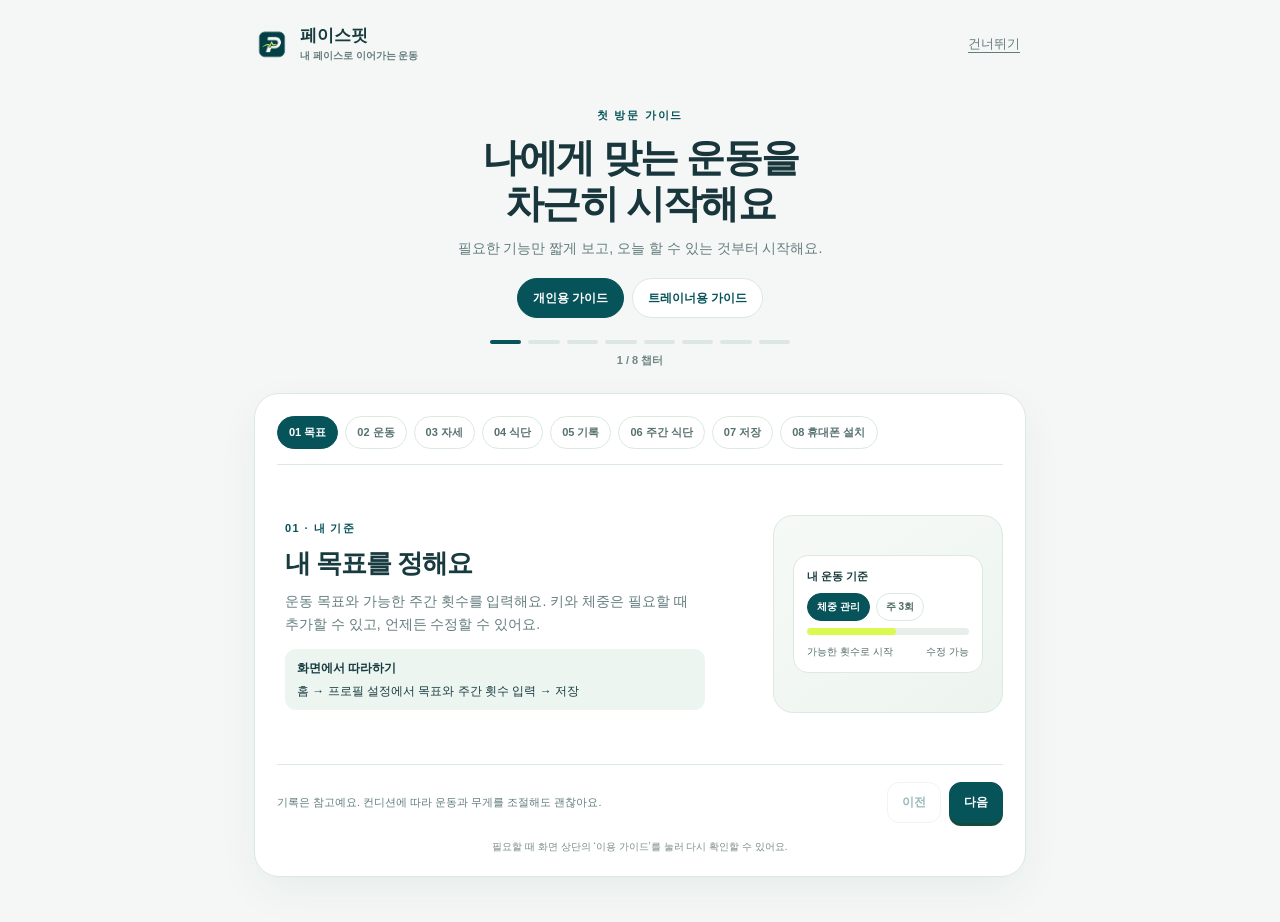
<file: index.html>
<!doctype html>
<html lang="ko">
<head>
  <meta charset="utf-8" />
  <meta name="viewport" content="width=device-width, initial-scale=1" />
  <link rel="stylesheet" href="./pacefit-prototype.css?v=20261116-prototype-1">
  <script src="./record-period.js?v=20261121-detail-overview-1"></script>
  <meta name="theme-color" content="#023F46" />
  <meta name="description" content="한 세트부터, 내 페이스로. 운동 기록을 바탕으로 다음 운동을 준비하는 페이스핏." />
  <script>
    (() => {
      const guideKey = 'pacefit-guide-seen-v1';
      const isAuthReturn = new URLSearchParams(location.search).has('auth') || /access_token=|refresh_token=|error_code=|type=signup/i.test(location.hash);
      if (isAuthReturn) { try { localStorage.setItem(guideKey, '1'); } catch {} return; }
      try {
        if (!localStorage.getItem(guideKey)) {
          localStorage.setItem(guideKey, '1');
          location.replace('./가이드-미리보기.html');
        }
      } catch {}
    })();
  </script>
  <script src="./backend-config.js?v=20261105-login-id-3"></script>
  <script>if(window.REFIT_CONFIG&&(window.REFIT_CONFIG.supabaseUrl||window.REFIT_CONFIG.supabasePublishableKey))document.documentElement.classList.add('refit-backend-on')</script>
  <link rel="manifest" href="./manifest.webmanifest" />
  <link rel="icon" href="./assets/brand/facefit-logo-social.png" type="image/png" />
  <link rel="apple-touch-icon" href="./assets/pwa/apple-touch-icon.png" />
  <link rel="stylesheet" href="./diet-journal.css?v=20261121-diet-plan-3" />
  <title>페이스핏 — 한 세트부터, 내 페이스로</title>
  <style>
    :root{--bg:#f7f9fa;--surface:#fff;--ink:#152D30;--muted:#607078;--green:#023F46;--green-2:#E8F3EF;--lime:#DAFA4F;--line:#e5eaec;--orange:#e4a067;--shadow:0 12px 38px #20343a0a}
    *{box-sizing:border-box}body{margin:0;background:var(--bg);color:var(--ink);font-family:"Pretendard","Noto Sans KR","Apple SD Gothic Neo","Malgun Gothic",system-ui,sans-serif;line-height:1.5}button,input,select{font:inherit}button{cursor:pointer}.app{max-width:1240px;margin:auto;padding:0 30px 54px}.topbar{min-height:76px;display:grid;grid-template-columns:minmax(0,1fr) auto;grid-template-areas:"brand actions" "status status";align-items:center;row-gap:3px;padding:8px 0}.brand{grid-area:brand;display:flex;align-items:center;gap:10px;font-size:21px;font-weight:900;letter-spacing:-.06em}.brand-icon{width:38px;height:38px;display:block;border-radius:12px;flex:none}.brand-logo-web{display:block;width:176px;height:auto;max-height:62px;object-fit:contain;object-position:left center;flex:none}.brand-tagline{color:#43696B;letter-spacing:.015em}.top-right{grid-area:actions;display:flex;align-items:center;gap:12px}.account-status{grid-area:status;display:flex;align-items:center;justify-content:flex-end;gap:8px;min-width:0;padding-bottom:8px}.local-pill{font-size:11px;color:var(--muted);border:1px solid var(--line);padding:7px 11px;border-radius:20px;background:#ffffffa8}.avatar{width:35px;height:35px;border-radius:50%;background:#E8F3EF;display:grid;place-items:center;font-size:13px;font-weight:800;color:var(--green)}
    .hello{display:flex;justify-content:space-between;align-items:end;margin:10px 0 21px}.hello .date{font-size:12px;color:var(--muted);font-weight:650}.hello h1{font-size:30px;letter-spacing:-.06em;line-height:1.2;margin:7px 0 0}.hello h1 span{color:var(--green)}.week{display:flex;gap:7px}.week-day{width:40px;text-align:center;color:var(--muted);font-size:10px}.week-day i{font-style:normal;display:grid;place-items:center;width:34px;height:34px;margin:5px auto 0;border-radius:50%;background:#E8F3EF;font-size:11px;font-weight:700}.week-day.past i{background:var(--green);color:white}.week-day.today i{border:1px solid var(--green);background:white;color:var(--green)}
    .profile-strip{display:flex;align-items:center;justify-content:space-between;gap:14px;background:#EDF5F1;border-radius:17px;padding:14px 17px;margin:4px 0 18px}.profile-main{display:flex;align-items:center;gap:12px;min-width:0}.profile-avatar{width:42px;height:42px;flex:none;border-radius:14px;background:var(--green);color:var(--lime);display:grid;place-items:center;font-weight:850}.profile-name{font-weight:850;font-size:14px}.profile-meta{font-size:10px;color:#607078;margin-top:3px}.profile-goal{font-size:12px;color:var(--green);font-weight:800;margin-top:3px}.profile-edit{border:1px solid #d5dfd1;border-radius:10px;padding:9px 12px;background:#fff;color:var(--green);font-size:11px;font-weight:800;white-space:nowrap}.profile-estimates{display:grid;grid-template-columns:repeat(2,minmax(0,1fr));gap:3px 12px;margin-top:7px;font-size:9px;color:#53666d}.profile-estimates span{overflow-wrap:anywhere}.profile-estimates b{color:var(--green)}.profile-estimates small{grid-column:1/-1;color:#607078;line-height:1.45;margin-top:3px}.profile-estimates div{overflow-wrap:anywhere}.profile-disclosure{margin-top:6px}.profile-disclosure summary{cursor:pointer;color:var(--green);font-size:10px;font-weight:750}.profile-disclosure .profile-estimates{padding-top:6px}
    .demo-note{background:#eef4f1;border:1px solid #dde8e8;color:#5e6b55;padding:10px 14px;border-radius:12px;font-size:11px;margin-bottom:18px;display:flex;justify-content:space-between;gap:10px;align-items:center}.demo-note button{border:0;background:transparent;color:var(--green);font-weight:800;font-size:11px;text-decoration:underline;white-space:nowrap}
    .grid{display:grid;grid-template-columns:minmax(0,1.5fr) minmax(280px,.76fr);gap:20px}.main-col,.side-col{display:flex;flex-direction:column;gap:18px;min-width:0}.card{background:var(--surface);border:1px solid var(--line);border-radius:20px;padding:22px;box-shadow:var(--shadow)}.card-head{display:flex;justify-content:space-between;align-items:flex-start;gap:12px}.card-head h2{font-size:17px;letter-spacing:-.04em;margin:0}.card-head p{font-size:11px;color:var(--muted);margin:5px 0 0}.eyebrow{font-size:10px;text-transform:uppercase;letter-spacing:.14em;color:var(--green);font-weight:850}.badge{background:var(--green-2);color:var(--green);border-radius:20px;padding:6px 10px;font-size:10px;font-weight:800;white-space:nowrap}.plan{background:var(--green);border:0;color:white;padding:17px 22px 14px;overflow:hidden;position:relative}.plan:after{content:"";position:absolute;width:220px;height:220px;border-radius:50%;background:#ffffff0a;right:-90px;top:-125px;pointer-events:none}.plan .eyebrow{color:var(--lime)}.plan-title{font-size:23px;font-weight:850;letter-spacing:-.055em;margin:4px 0 3px}.plan-desc{font-size:11px;color:#dfeaec;margin:0;max-width:540px;line-height:1.45}.basis{font-size:10px;color:#d9e4d8;border-top:1px solid #ffffff2c;margin-top:9px;padding-top:7px;line-height:1.4}.basis b{color:var(--lime)}
    .exercise-list{display:flex;flex-direction:column;margin-top:15px}.exercise{display:grid;grid-template-columns:minmax(130px,1.2fr) .65fr .75fr .85fr .95fr;gap:9px;align-items:center;padding:12px 0;border-top:1px solid var(--line)}.exercise:first-child{border-top:0}.exercise-info{min-width:0}.exercise-name{font-size:13px;font-weight:780;letter-spacing:-.025em}.exercise-meta{font-size:10px;color:var(--muted);margin-top:3px}.detail-btn{margin-top:5px;padding:0;border:0;background:transparent;color:var(--green);font-size:10px;font-weight:800;text-decoration:underline}.metric-label{display:block;font-size:9px;color:var(--muted);margin-bottom:3px}.metric strong{font-size:13px;font-weight:800}.metric small{font-size:10px;color:var(--muted)}.metric input{width:76px;border:1px solid var(--line);border-radius:9px;padding:7px 8px;font-size:12px;color:var(--ink);background:#f8fafb}.save-row{display:flex;align-items:center;gap:12px;margin-top:14px}.save-btn{border:0;background:var(--lime);color:#203222;border-radius:11px;padding:12px 17px;font-weight:850;font-size:12px}.save-btn:hover{background:#cce36e}.save-hint{font-size:10px;color:var(--muted)}
    .metrics{display:grid;grid-template-columns:repeat(3,1fr);gap:10px;margin-top:17px}.metric-card{background:#f3f7f8;border-radius:14px;padding:13px}.metric-card span{font-size:10px;color:var(--muted)}.metric-card strong{display:block;font-size:23px;letter-spacing:-.05em;margin-top:5px}.metric-card small{font-size:10px;color:var(--green)}
    .history-ranges{display:flex;gap:6px;margin:14px 0 4px}.range-btn{border:1px solid var(--line);background:#fff;color:var(--muted);padding:7px 12px;border-radius:9px;font-size:10px;font-weight:750}.range-btn.active{background:var(--green);color:#fff;border-color:var(--green)}.range-caption{font-size:10px;color:var(--muted);margin:8px 0 0}.log-list{display:flex;flex-direction:column;margin-top:6px}.log-item{border-top:1px solid var(--line)}.log-summary{width:100%;border:0;background:transparent;color:var(--ink);display:grid;grid-template-columns:48px 1fr auto;gap:11px;align-items:center;padding:12px 0;text-align:left}.log-summary:hover .log-title{color:var(--green)}.log-date{width:43px;height:43px;border-radius:12px;background:#eff4f5;display:grid;place-items:center;text-align:center;color:var(--green);font-size:10px;font-weight:800;line-height:1.15}.log-date b{font-size:14px}.log-title{font-size:12px;font-weight:800}.log-sub{font-size:10px;color:var(--muted);margin-top:3px}.log-volume{text-align:right;font-size:11px;font-weight:800}.log-volume small{display:block;color:var(--muted);font-size:9px;font-weight:500;margin-top:3px}.log-details{margin:0 0 12px 59px;padding:10px 12px;background:#f3f7f8;border-radius:10px}.log-detail-row{display:flex;justify-content:space-between;gap:10px;padding:4px 0;font-size:10px}.log-detail-row span:last-child{color:var(--green);font-weight:750;text-align:right}.view-all{display:block;width:100%;border:1px solid var(--line);background:white;border-radius:10px;padding:10px;color:var(--green);font-size:11px;font-weight:750;margin-top:7px}.view-all:hover{background:#f3f7f8}
    .coach{background:#EDF7F2}.coach-mark{width:30px;height:30px;border-radius:10px;background:var(--green);color:var(--lime);display:grid;place-items:center;font-weight:900}.coach-text{font-size:12px;line-height:1.7;color:#53666d;margin:15px 0 0}.coach-text b{color:var(--ink)}.coach-foot{border-top:1px solid #e5eaec;margin-top:13px;padding-top:11px;font-size:9px;color:var(--muted)}.history-title{display:flex;align-items:center;gap:8px}.history-title .badge{font-weight:700}
    .dialog-backdrop{position:fixed;inset:0;background:#152D3070;display:none;align-items:center;justify-content:center;padding:18px;z-index:5}.dialog-backdrop.open{display:flex}.dialog{background:white;border-radius:20px;width:min(490px,100%);max-height:calc(100vh - 36px);overflow:auto;padding:24px;box-shadow:0 24px 70px #14201738}.dialog h2{font-size:20px;letter-spacing:-.04em;margin:0}.dialog p{font-size:12px;color:var(--muted);margin:6px 0 18px}.field{display:block;margin:12px 0}.field span{display:block;font-size:11px;color:var(--muted);font-weight:700;margin-bottom:6px}.field input,.field select{width:100%;border:1px solid var(--line);border-radius:10px;padding:11px;background:#fbfcfd;color:var(--ink)}.field-grid{display:grid;grid-template-columns:1fr 1fr;gap:10px}.optional-lifts{margin:17px 0;padding:13px;border-radius:13px;background:#f3f7f8;border:1px solid var(--line)}.optional-lifts summary{cursor:pointer;font-size:12px;font-weight:800;color:var(--green)}.optional-lifts>p{font-size:10px;line-height:1.5;margin:8px 0;color:var(--muted)}.lift-cards{display:grid;grid-template-columns:1fr 1fr;gap:8px}.lift-card{border:1px solid var(--line);background:#fff;border-radius:11px;padding:10px}.lift-card legend{font-size:11px;font-weight:800;color:var(--ink);padding:0 3px}.lift-card .field{margin:6px 0}.lift-card .field span{font-size:9px}.lift-card .field input{padding:8px;font-size:12px}.estimate-preview{margin-top:11px;padding:11px;background:#fff;border-radius:10px;font-size:10px;line-height:1.5}.estimate-preview strong{display:block;font-size:11px;margin-bottom:6px}.estimate-preview p{font-size:9px;margin:7px 0 0}.estimate-line{display:grid;grid-template-columns:.7fr 1fr 1.4fr;gap:7px;padding:5px 0;border-top:1px solid var(--line)}.estimate-line span:last-child{color:var(--green);font-weight:750}.effort-set{border:0;padding:0;margin:16px 0 0;min-width:0}.effort-set legend{font-size:11px;font-weight:800;margin-bottom:8px}.effort-picker{display:grid;grid-template-columns:repeat(4,minmax(0,1fr));gap:7px}.effort-option{display:flex;align-items:center;gap:5px;min-width:0;padding:8px 7px;border:1px solid var(--line);border-radius:11px;background:#fff;font-size:10px;cursor:pointer}.effort-option:has(input:checked){border-color:var(--green);background:var(--green-2);color:var(--green);font-weight:800}.effort-option input{accent-color:var(--green);margin:0;flex:none}.effort-face{font-size:16px;line-height:1}.dialog-actions{display:flex;gap:9px;margin-top:18px}.dialog-actions button{flex:1;border-radius:10px;padding:11px;font-weight:800;font-size:12px}.cancel{background:white;border:1px solid var(--line);color:var(--muted)}.save-manual{background:var(--green);border:0;color:white}.exercise-dialog{width:min(560px,100%)}.exercise-dialog figure{margin:0 0 16px}.exercise-dialog img{display:block;width:100%;max-height:320px;object-fit:contain;border-radius:13px;background:#242a26}.exercise-dialog img.illustration{max-height:320px;object-fit:contain;background:#242a26}.image-credit{font-size:10px;color:var(--muted);line-height:1.5;margin-top:7px}.image-credit a,.source-link{color:var(--green);font-weight:700}.cues{margin:14px 0;padding-left:20px;font-size:13px}.cues li{padding:3px 0}.source-link{font-size:11px}.prototype-note{display:block;margin-top:5px;color:var(--green);font-weight:800}.toast{position:fixed;left:50%;bottom:22px;transform:translate(-50%,16px);opacity:0;transition:.2s;background:#152D30;color:white;padding:11px 16px;border-radius:30px;font-size:12px;z-index:7;pointer-events:none}.toast.on{transform:translate(-50%,0);opacity:1}.empty{padding:20px 0;color:var(--muted);font-size:12px;text-align:center}
    @media(max-width:850px){.app{padding:0 18px 36px}.grid{grid-template-columns:1fr}.side-col{display:grid;grid-template-columns:1fr 1fr}.week{gap:2px}.exercise{grid-template-columns:minmax(130px,1.2fr) .65fr .75fr .85fr .95fr;gap:6px}}
    @media(max-width:560px){.app{padding:0 13px 30px}.topbar{height:64px}.local-pill{font-size:9px}.hello{display:block}.week{margin-top:17px;justify-content:space-between}.week-day{width:auto;flex:1}.week-day i{width:31px;height:31px}.hello h1{font-size:25px}.grid{gap:13px}.side-col{display:flex}.card{padding:17px;border-radius:17px}.plan{padding:14px 16px 11px}.plan-title{font-size:21px;margin:3px 0}.plan-desc{font-size:10px}.basis{font-size:9px;margin-top:7px;padding-top:6px}.exercise{grid-template-columns:1fr 1fr;gap:8px}.exercise-info{grid-column:1/-1}.exercise-name{font-size:12px}.exercise-meta{font-size:9px}.metric-label{font-size:9px}.metric strong{font-size:11px}.metric small{font-size:9px}.metric input{width:100%;padding:8px 6px;font-size:12px}.metrics{gap:7px}.metric-card{padding:11px}.metric-card strong{font-size:20px}.demo-note{align-items:flex-start;font-size:10px}.save-row{align-items:flex-start;flex-direction:column}.save-btn{width:100%}.save-hint{line-height:1.5}.field-grid,.lift-cards{grid-template-columns:1fr}.profile-strip{align-items:flex-start}.profile-estimates{grid-template-columns:1fr}.effort-picker{grid-template-columns:1fr 1fr}.estimate-line{grid-template-columns:1fr 1.2fr}.estimate-line span:last-child{grid-column:1/-1}.dialog{padding:18px}.optional-lifts{padding:10px}}
    .log-extra-disclosure,.journal-disclosure{margin-top:12px;padding:11px;border:1px solid var(--line);border-radius:12px;background:#f8fafb}.log-extra-disclosure summary,.journal-disclosure summary{cursor:pointer;font-size:11px;font-weight:800;color:var(--green)}.field textarea{width:100%;min-height:76px;border:1px solid var(--line);border-radius:10px;padding:10px;background:#fbfcfd;color:var(--ink);resize:vertical}.exercise-recommendation{grid-column:1/-1;padding:8px 10px;border-radius:10px;background:#f3f7f8;font-size:10px;line-height:1.45}.exercise-recommendation strong{display:block;color:var(--green);font-size:12px}.exercise-recommendation .recommendation-value{font-size:22px;line-height:1.1;letter-spacing:-.04em;margin:3px 0 5px;color:var(--green)}.recommendation-label{font-size:10px;font-weight:750}.use-recommendation{margin-top:6px;border:1px solid var(--line);background:white;color:var(--green);border-radius:8px;padding:6px 9px;font-size:10px;font-weight:800}.exercise-recommendation details{margin-top:4px}.exercise-recommendation summary{cursor:pointer;font-weight:750}.exercise-recommendation p{margin:5px 0}.exercise-quality{display:flex;align-items:end;gap:8px;grid-column:1/-1}.exercise-quality .field{flex:1;margin:6px 0}.check-field{display:flex;gap:6px;align-items:center;margin:8px 0;font-size:10px;color:var(--muted)}.manual-quality{display:grid;grid-template-columns:1fr 1fr;gap:9px;align-items:center}.photo-help{font-size:10px;color:var(--muted)}.photo-previews{display:flex;flex-wrap:wrap;gap:8px;margin-top:8px}.photo-thumb{position:relative;width:80px;height:80px}.photo-thumb img{width:100%;height:100%;object-fit:cover;border-radius:8px}.photo-thumb button{position:absolute;right:2px;top:2px;border:0;border-radius:50%;background:#fff;color:#822;padding:3px 6px}.log-photo-grid{display:flex;flex-wrap:wrap;gap:8px;margin-top:8px}.log-photo-grid img{width:100px;height:100px;object-fit:cover;border-radius:9px}.journal-disclosure{padding:12px}.journal-disclosure .history-ranges{margin-top:12px}.journal-disclosure[open]>.log-list{margin-top:8px}@media(max-width:560px){.manual-quality{grid-template-columns:1fr}.exercise-quality{flex-direction:column;align-items:stretch;gap:0}.photo-thumb{width:72px;height:72px}}
    .exercise{display:grid;grid-template-columns:minmax(0,1fr);gap:10px;padding:15px 0}.exercise-heading{display:flex;align-items:flex-start;justify-content:space-between;gap:12px}.exercise-actual{padding:11px 13px;border:1px solid #e5eaec;border-left:3px solid var(--lime);border-radius:12px;background:#f8fafb}.actual-heading{font-size:10px;font-weight:850;color:var(--ink);margin-bottom:8px}.exercise-actual-fields{display:grid;grid-template-columns:repeat(3,minmax(0,1fr));gap:9px}.actual-field{display:block;min-width:0}.actual-field>span{display:block;font-size:10px;font-weight:750;color:var(--muted);margin-bottom:4px}.actual-field input{width:100%;min-width:0;border:1px solid var(--line);border-radius:9px;padding:9px 10px;background:#fff;color:var(--ink);font-size:13px;font-weight:700}.exercise-options{padding-top:2px}.exercise-options summary{cursor:pointer;font-size:10px;color:var(--muted);font-weight:750}.exercise-options .field{margin:8px 0}.exercise-options .exercise-quality{display:grid;grid-template-columns:1fr 1fr;align-items:center;gap:8px}.exercise-options .check-field{margin:8px 0}.exercise-recommendation{background:#EDF7F2;border:1px solid #e5eaec;border-radius:12px;padding:12px 14px}.recommendation-value{font-size:24px!important}.exercise-target{font-size:10px;color:var(--muted);font-weight:700}.actual-field small{font-size:9px;font-weight:600;color:var(--muted)}@media(max-width:560px){.exercise{gap:8px;padding:12px 0}.exercise-actual-fields{grid-template-columns:repeat(2,minmax(0,1fr))}.exercise-actual-fields .actual-field:first-child{grid-column:1/-1}.exercise-options .exercise-quality{grid-template-columns:1fr}.exercise-heading{gap:6px}}
    .exercise-sketch-tile{display:grid;place-items:center;flex:none;width:96px;height:96px;border-radius:14px;background:#242a26;overflow:hidden}.exercise-sketch{display:block;width:100%;height:100%;object-fit:contain}.exercise-heading .exercise-info{flex:1;min-width:0}.side-col .metric-card span,.side-col .metric-card small{word-break:keep-all;overflow-wrap:anywhere;line-height:1.45}.side-col .metric-card strong{white-space:nowrap}.coach-text{word-break:keep-all;overflow-wrap:anywhere;line-height:1.65}@media(max-width:1050px){.side-col .metrics{grid-template-columns:repeat(2,minmax(0,1fr))}.side-col .metric-card:last-child{grid-column:1/-1}}@media(max-width:560px){.exercise-sketch-tile{width:88px;height:88px}.side-col .metrics{grid-template-columns:repeat(2,minmax(0,1fr))}.side-col .metric-card:last-child{grid-column:1/-1}}
    .routine-editor{display:grid;grid-template-columns:minmax(0,1fr) auto;gap:8px;align-items:end;margin-top:16px;padding:12px;border:1px solid var(--line);border-radius:13px;background:#f6f9fa}.routine-editor small{grid-column:1/-1;color:var(--muted);font-size:10px}.routine-add-select span{display:block;margin-bottom:4px;color:var(--muted);font-size:10px;font-weight:750}.routine-add-select select{width:100%;min-width:0;padding:9px;border:1px solid var(--line);border-radius:9px;background:#fff;color:var(--ink);font-size:12px}.routine-add-button,.remove-routine-exercise{border:1px solid #dbe4d8;border-radius:9px;background:#fff;color:var(--green);font-size:11px;font-weight:800;padding:9px 12px;white-space:nowrap}.routine-add-button:hover,.remove-routine-exercise:hover{background:var(--green-2)}.remove-routine-exercise{padding:6px 9px;font-size:10px}.exercise-heading-top{display:flex;align-items:flex-start;justify-content:space-between;gap:8px}.routine-empty{padding:24px 12px;color:var(--muted);text-align:center;font-size:12px;background:#f8fafb;border-radius:12px}@media(max-width:560px){.routine-editor{padding:10px}.routine-add-button{padding:9px}.remove-routine-exercise{padding:6px 7px}}
    .exercise-sketch-tile{padding:3px}.exercise-sketch-tile .exercise-sketch{display:block;width:100%;height:100%;object-fit:contain;flex:none}.atlas-detail{display:block;width:min(100%,320px);height:auto;aspect-ratio:1;max-height:320px;object-fit:contain;border-radius:13px;background:#242a26;margin-inline:auto}
    
  
    .workout-overview{display:flex;align-items:flex-start;justify-content:space-between;gap:12px;padding-bottom:14px;border-bottom:1px solid var(--line)}
    .workout-overview-copy{min-width:0}
    .workout-overview .eyebrow{font-size:9px}
    .workout-overview .plan-title{color:var(--ink);font-size:24px;margin:3px 0 4px}
    .workout-overview .plan-desc{color:var(--muted);font-size:11px}
    .workout-overview>.badge{flex:none;margin-top:2px}
    .plan-reason{margin-top:10px;color:var(--muted)}
    .plan-reason summary,.progress-more summary{cursor:pointer;font-size:10px;font-weight:750;color:var(--green)}
    .plan-reason .basis{border:0;margin:0;padding:7px 0 1px;color:var(--muted);font-size:10px}
    .routine-card .routine-editor{margin-top:14px}
    .progress-card-head{display:flex;align-items:center;justify-content:space-between;gap:10px}
    .progress-card-head h2{font-size:16px;letter-spacing:-.04em;margin:4px 0 0}
    .progress-count{display:flex;align-items:baseline;gap:3px;white-space:nowrap;color:var(--muted);font-size:11px}
    .progress-count strong{color:var(--green);font-size:28px;letter-spacing:-.06em}
    .progress-count b{color:var(--ink)}
    .weekly-progress-track{height:8px;overflow:hidden;margin-top:15px;border-radius:99px;background:#e9eff1}
    .weekly-progress-fill{display:block;width:0;height:100%;border-radius:inherit;background:var(--green);transition:width .25s ease}
    .progress-caption{font-size:10px;color:var(--muted);margin:7px 0 0}
    .progress-caption b{color:var(--green)}
    .progress-more{margin-top:15px;padding-top:11px;border-top:1px solid var(--line)}
    .progress-more .metrics{grid-template-columns:repeat(2,minmax(0,1fr));margin-top:10px;gap:7px}
    .progress-more .metric-card{padding:10px}
    .progress-more .metric-card strong{font-size:19px}
    .support-details>summary{display:flex;align-items:center;justify-content:space-between;gap:10px;list-style:none;cursor:pointer;font-size:12px;font-weight:800;color:var(--ink)}
    .support-details>summary::-webkit-details-marker{display:none}
    .support-details>summary:after{content:"＋";color:var(--green);font-size:15px}
    .support-details[open]>summary:after{content:"−"}
    .support-details>summary small{margin-left:auto;color:var(--muted);font-size:9px;font-weight:500}
    .support-body{display:grid;gap:14px;margin-top:14px}
    .support-body .coach{padding:0;background:transparent}
    .support-body .coach-text{font-size:11px;margin-top:10px}
    .support-body .coach-foot{font-size:9px;margin-top:9px;padding-top:8px}
    .storage-info{border-top:1px solid var(--line);padding-top:12px}
    .storage-info h3{font-size:12px;margin:0}
    .storage-info p{font-size:10px;line-height:1.6;color:var(--muted);margin:5px 0 0}
    @media(max-width:560px){.workout-overview .plan-title{font-size:21px}.workout-overview .plan-desc{font-size:10px}.progress-more .metrics{gap:6px}.support-details>summary{font-size:11px}}

    .routine-choice-row{display:grid;grid-template-columns:105px minmax(0,1fr);align-items:center;gap:9px;margin-top:13px}
    .routine-choice-row label{font-size:10px;font-weight:800;color:var(--ink)}
    .routine-choice-row select{width:100%;min-width:0;border:1px solid var(--line);border-radius:10px;background:#f6f9fa;color:var(--ink);padding:9px 11px;font-size:12px;font-weight:700}
    .routine-choice-row select:focus-visible{outline:2px solid var(--green);outline-offset:2px}
    .routine-choice-hint{margin:5px 0 0 114px;color:var(--muted);font-size:9px;line-height:1.45}
    @media(max-width:560px){.routine-choice-row{grid-template-columns:1fr;gap:5px}.routine-choice-row select{padding:10px}.routine-choice-hint{margin-left:0}}
    .pose-launch{display:flex;align-items:center;justify-content:space-between;gap:12px;margin:0 0 14px;padding:12px 14px;border:1px solid #dcefea;border-radius:14px;background:#f3f7f8}.pose-launch-copy{min-width:0}.pose-launch-copy strong{display:block;font-size:12px}.pose-launch-copy span{display:block;margin-top:3px;color:var(--muted);font-size:10px;line-height:1.45}.pose-launch-btn,.pose-action{flex:none;border:0;border-radius:10px;padding:10px 13px;background:var(--green);color:#fff;font-size:11px;font-weight:800;cursor:pointer}.pose-launch-btn:hover,.pose-action:hover{filter:brightness(1.08)}
    .pose-backdrop{position:fixed;inset:0;z-index:8;display:none;align-items:center;justify-content:center;padding:16px;background:#152D3099}.pose-backdrop.open{display:flex}.pose-dialog{width:min(760px,100%);max-height:calc(100dvh - 32px);overflow:auto;padding:20px;border:1px solid var(--line);border-radius:20px;background:var(--surface);box-shadow:0 24px 70px #14201738}.pose-dialog-head{display:flex;align-items:flex-start;justify-content:space-between;gap:12px}.pose-dialog h2{margin:0;font-size:20px;letter-spacing:-.04em}.pose-dialog-intro{margin:5px 0 13px;color:var(--muted);font-size:11px;line-height:1.55}.pose-privacy{margin:0 0 14px;padding:10px 12px;border-radius:11px;background:#f0f4f4;color:#34533d;font-size:10px;line-height:1.55}.pose-guide{display:flex;flex-wrap:wrap;gap:6px;margin-bottom:12px}.pose-guide span{padding:6px 9px;border:1px solid var(--line);border-radius:20px;color:var(--muted);font-size:9px}.pose-stage{position:relative;width:100%;aspect-ratio:4/3;overflow:hidden;border-radius:14px;background:#202722}.pose-stage video,.pose-stage canvas{position:absolute;inset:0;width:100%;height:100%;object-fit:contain}.pose-stage video,.pose-stage canvas{transform:scaleX(-1)}.pose-stage canvas{pointer-events:none}.pose-stage-message{position:absolute;inset:0;display:grid;place-items:center;padding:22px;color:#fff;text-align:center;font-size:12px;line-height:1.6;background:#202722d9}.pose-stage-message[hidden]{display:none}.pose-readout{display:grid;grid-template-columns:repeat(3,minmax(0,1fr));gap:8px;margin-top:11px}.pose-stat{padding:10px 12px;border:1px solid var(--line);border-radius:12px;background:#f8fafb}.pose-stat span{display:block;color:var(--muted);font-size:9px}.pose-stat strong{display:block;margin-top:4px;font-size:17px}.pose-feedback{min-height:20px;margin:9px 1px 0;color:var(--green);font-size:11px;font-weight:750}.pose-actions{display:flex;gap:8px;margin-top:8px}.pose-action.secondary{border:1px solid var(--line);background:#fff;color:var(--ink)}.pose-action:disabled{opacity:.55;cursor:not-allowed}.pose-disclaimer{margin:12px 0 0;color:var(--muted);font-size:9px;line-height:1.55}.pose-close{border:1px solid var(--line);border-radius:9px;padding:7px 10px;background:#fff;color:var(--green);font-size:10px;font-weight:800;cursor:pointer}
    @media(max-width:560px){.pose-backdrop{padding:8px}.pose-dialog{max-height:calc(100dvh - 16px);padding:15px;border-radius:17px}.pose-launch{align-items:flex-start;padding:10px}.pose-launch-btn{padding:9px}.pose-readout{gap:5px}.pose-stat{padding:9px}.pose-stat strong{font-size:15px}}
    .pose-result{margin-top:13px;padding:15px;border:1px solid #cddfc5;border-radius:14px;background:#eef5f5}.pose-result[hidden]{display:none}.pose-result h3{margin:0 0 9px;font-size:15px}.pose-result-stats{display:grid;grid-template-columns:repeat(3,minmax(0,1fr));gap:7px}.pose-result-stats div{padding:9px;border-radius:9px;background:#fff}.pose-result-stats span{display:block;color:var(--muted);font-size:10px}.pose-result-stats strong{display:block;margin-top:3px;font-size:17px}.pose-result p{margin:10px 0 0;font-size:11px;line-height:1.6;color:var(--green)}
    .pose-exercise-field{display:flex;align-items:center;gap:10px;margin:0 0 12px;font-size:11px;font-weight:800;color:var(--ink)}.pose-exercise-field select{min-width:0;flex:1;border:1px solid var(--line);border-radius:10px;padding:10px;background:#fff;color:var(--ink);font:inherit}.pose-exercise-field select:disabled{opacity:.7}
    @media(max-width:560px){.pose-actions{flex-wrap:wrap}.pose-actions .pose-action{flex:1 1 45%;white-space:normal}.pose-actions #finishPoseCheck{order:3;flex-basis:100%}}
    /* 선택형 첫 화면: 중요한 행동만 먼저 보여준다. */
    .pace-nav{display:flex;gap:5px;width:max-content;max-width:100%;padding:5px;margin:0 0 24px;border:1px solid #e5eaec;border-radius:16px;background:#e9eff1}.pace-nav button{border:0;border-radius:12px;background:transparent;color:#657268;padding:10px 20px;min-height:44px;font-size:13px;font-weight:750;transition:background .2s,color .2s,box-shadow .2s}.pace-nav button[aria-current="page"]{background:#fff;color:var(--green);box-shadow:0 2px 10px #223a2a12}.pace-nav button:focus-visible,.pace-home button:focus-visible{outline:3px solid #a1c6cf;outline-offset:2px}.pace-home{max-width:820px;margin:22px auto 70px}.home-intro{text-align:center;margin:0 0 28px}.home-intro .eyebrow{font-size:11px}.home-intro h2{font-size:clamp(27px,4vw,40px);line-height:1.22;letter-spacing:-.055em;margin:9px 0}.home-intro p{font-size:14px;color:var(--muted);margin:0}.home-recommend{display:flex;align-items:end;justify-content:space-between;gap:24px;padding:30px;border:1px solid #dce8e8;border-radius:25px;background:linear-gradient(135deg,#EDF7F2,#E8F3EF);box-shadow:0 18px 45px #234d2e0b}.home-kicker{font-size:12px;font-weight:800;color:var(--green)}.home-recommend h3{font-size:25px;letter-spacing:-.04em;margin:7px 0}.home-recommend p{margin:0;color:#607465;font-size:13px;line-height:1.5}.home-primary{flex:none;min-height:48px;padding:11px 19px;border:0;border-radius:14px;background:var(--green);color:white;font-size:13px;font-weight:800}.home-primary span{margin-left:14px}.home-options{display:grid;grid-template-columns:1fr 1fr;gap:14px;margin-top:14px}.home-options button{min-height:126px;padding:19px 20px;text-align:left;border:1px solid var(--line);border-radius:22px;background:white;box-shadow:var(--shadow);transition:transform .2s,box-shadow .2s}.home-options button:hover{transform:translateY(-2px);box-shadow:0 15px 35px #26382714}.home-option-icon{display:grid;place-items:center;width:28px;height:28px;border-radius:9px;background:#E8F3EF;color:var(--green);font-size:18px}.home-options strong,.home-options small{display:block}.home-options strong{font-size:16px;margin-top:13px}.home-options small{font-size:12px;color:var(--muted);margin-top:2px}.home-shortcuts{display:flex;justify-content:center;gap:9px;flex-wrap:wrap;margin-top:23px}.home-shortcuts button{border:0;background:transparent;color:#526657;padding:10px 12px;min-height:44px;font-size:12px;font-weight:750}.home-shortcuts span{margin-left:7px}.hello .week{display:none}body[data-view="home"] .profile-strip,body[data-view="home"] .demo-note,body[data-view="home"] .grid{display:none}body:not([data-view="home"]) .pace-home{display:none}body[data-view="workout"] .grid,body[data-view="journal"] .grid,body[data-view="progress"] .grid{display:block;max-width:820px;margin:auto}body[data-view="workout"] .side-col,body[data-view="journal"] .side-col,body[data-view="progress"] .main-col{display:none}body[data-view="workout"] #journalCard,body[data-view="workout"] body[data-view="progress"] .side-col{display:flex}body[data-view="progress"] .support-details{display:block}body[data-view="journal"] #journalDisclosure{display:block}body[data-view="journal"] #journalDisclosure>summary{list-style:none;pointer-events:none}body[data-view="journal"] #journalDisclosure>summary::-webkit-details-marker{display:none}body[data-view="journal"] #journalDisclosure .history-ranges,body[data-view="journal"] #journalDisclosure .log-list,body[data-view="journal"] #journalDisclosure .range-caption{display:flex}body[data-view="journal"] #journalDisclosure .log-list{display:block}@media(max-width:600px){.hello{margin-bottom:14px}.hello h1{font-size:23px}.pace-nav{width:100%;justify-content:space-between;margin-bottom:18px}.pace-nav button{flex:1;padding:9px 4px;font-size:12px}.pace-home{margin:18px auto 45px}.home-intro{margin-bottom:22px}.home-intro h2{font-size:29px}.home-intro p{font-size:13px}.home-recommend{display:block;padding:23px;border-radius:22px}.home-recommend h3{font-size:22px}.home-primary{width:100%;margin-top:22px}.home-options{gap:9px}.home-options button{padding:15px;min-height:123px;border-radius:17px}.home-options strong{font-size:14px}.home-options small{font-size:11px}.home-shortcuts{margin-top:15px}}
    .pose-compare{display:grid;grid-template-columns:1fr 1fr;gap:9px;margin:14px 0}.pose-compare-card{padding:14px;border:1px solid var(--line);border-radius:14px;background:#f8fafb}.pose-compare-card h3{font-size:12px;margin:0 0 9px}.pose-compare-card p{font-size:11px;line-height:1.6;margin:5px 0;color:#53666d}.pose-compare-card strong{color:var(--green)}@media(max-width:560px){.pose-compare{grid-template-columns:1fr}}
    .exercise-library{max-width:1040px;margin:20px auto 70px}.library-heading{text-align:center;margin:10px 0 24px}.library-heading h2{font-size:32px;letter-spacing:-.05em;margin:7px 0}.library-heading p{font-size:13px;color:var(--muted);margin:0}.library-heading .library-muscle-note{margin-top:7px;font-size:11px}.library-controls{background:#fff;border:1px solid var(--line);border-radius:20px;padding:17px;box-shadow:var(--shadow)}.library-controls label{display:block;font-size:12px;font-weight:800}.library-controls input{display:block;width:100%;min-height:46px;margin-top:7px;border:1px solid var(--line);border-radius:12px;padding:10px 13px;background:#f8fafb;color:var(--ink);font-size:14px}.library-filters{display:flex;gap:7px;flex-wrap:wrap;margin-top:13px}.library-filters button{border:1px solid var(--line);border-radius:999px;padding:8px 14px;background:#fff;color:#5f6c60;font-size:12px;font-weight:750}.library-filters button[aria-pressed="true"]{background:var(--green);border-color:var(--green);color:#fff}.library-count{font-size:12px;color:var(--muted);margin:18px 3px 10px}.library-grid{display:grid;grid-template-columns:repeat(3,minmax(0,1fr));gap:11px}.library-card{display:flex;align-items:center;gap:13px;width:100%;min-height:98px;border:1px solid var(--line);border-radius:17px;padding:11px;background:#fff;text-align:left;box-shadow:var(--shadow)}.library-card:hover{border-color:#b7d1d7}.library-visual{display:grid;place-items:center;flex:none;width:72px;height:72px;overflow:hidden;border-radius:13px;background:#242a26;color:#dfeaec}.library-visual img{width:100%;height:100%;object-fit:contain}.library-visual svg{width:43px;height:43px;stroke:#dfeaec;fill:none;stroke-width:2;stroke-linecap:round;stroke-linejoin:round}.library-card-copy{min-width:0}.library-card-copy strong{display:block;font-size:13px;line-height:1.35;word-break:keep-all}.library-card-copy small{display:block;margin-top:5px;font-size:11px;color:var(--muted)}.library-more{display:block;margin:20px auto;border:1px solid var(--line);border-radius:12px;background:#fff;color:var(--green);padding:11px 20px;font-size:12px;font-weight:800}.library-more[hidden]{display:none}.library-source{font-size:11px;color:var(--muted);line-height:1.6;margin:24px 3px}.library-source a{color:var(--green)}.library-detail-visual{display:grid;place-items:center;min-height:205px;overflow:hidden;border-radius:15px;background:#242a26;color:#e3ebed}.library-detail-visual img{display:block;width:100%;max-height:340px;object-fit:contain}.library-detail-visual svg{width:115px;height:115px;fill:none;stroke:#e3ebed;stroke-width:2;stroke-linecap:round;stroke-linejoin:round}.library-detail-grid{display:grid;grid-template-columns:1fr 1fr;gap:10px;margin-top:17px}.library-detail-grid section{padding:13px;border:1px solid var(--line);border-radius:13px;background:#f8fafb}.library-detail-grid section:last-child{grid-column:1/-1;background:#fff8f3;border-color:#efe3d8}.library-detail-grid h3{font-size:12px;margin:0 0 6px}.library-detail-grid p{font-size:12px;line-height:1.6;margin:0;color:#53666d}.library-detail-meta{font-size:11px;color:var(--muted);margin-top:13px}body[data-view="library"] .profile-strip,body[data-view="library"] .demo-note,body[data-view="library"] .grid{display:none}body:not([data-view="library"]) .exercise-library{display:none}@media(max-width:900px){.library-grid{grid-template-columns:repeat(2,minmax(0,1fr))}}@media(max-width:560px){.library-heading h2{font-size:27px}.library-grid{grid-template-columns:1fr}.library-card{min-height:82px}.library-visual{width:60px;height:60px}.library-detail-grid{grid-template-columns:1fr}.library-detail-grid section:last-child{grid-column:auto}.pace-nav button{font-size:11px}}
    .exercise-placeholder{display:grid;place-items:center;width:100%;height:100%;padding:7px;color:#f0f4f4;text-align:center;font-size:14px;font-weight:800}.exercise-placeholder small{display:block;color:#a9baad;font-size:8px;font-weight:600;line-height:1.2}.library-add{display:block;width:100%;min-height:44px;margin:16px 0 12px;border:0;border-radius:12px;background:var(--green);color:#fff;font-size:12px;font-weight:800}
    /* Pacefit brand and compact-header refinement */
    .brand{gap:8px;flex:none;justify-content:center}
    .brand-copy{display:flex;flex-direction:column;align-items:center;justify-content:center;min-width:0;text-align:center;line-height:1.12}
    .brand-name{display:block;white-space:nowrap;font-size:19px;font-weight:900;letter-spacing:-.065em;color:var(--ink)}
    .brand-tagline{display:block;margin-top:4px;white-space:nowrap;font-size:9px;font-weight:700;letter-spacing:.01em;color:var(--muted)}
    .top-right{min-width:0}
    .local-pill{white-space:nowrap}
    .pace-nav{background:#edf3f4;border-color:var(--line)}
    .home-recommend{border-color:#dce8e8;background:linear-gradient(135deg,#f2f8f8,#E8F3EF)}
    .profile-strip,.coach,.demo-note{background:#EDF5F1}
    .metric-card,.exercise-actual,.log-details,.journal-disclosure,.log-extra-disclosure{background:#f7fafb}
    .home-option-icon{background:#E8F3EF}
    @media(max-width:620px){
      .topbar{height:auto;min-height:64px;gap:5px;padding:9px 0}
      .brand{flex:none}
      .top-right{min-width:0;margin-left:auto;justify-content:flex-end;gap:6px;flex-wrap:wrap}
      .top-right .profile-edit{min-height:40px;padding:8px 9px;font-size:10px;white-space:nowrap}
      .account-status{justify-content:flex-end;flex-wrap:wrap;padding:2px 0 5px}
      .local-pill{font-size:9px;padding:6px 8px}
    }
    @media(max-width:390px){.brand-icon{width:34px;height:34px}.brand-logo-web{width:132px}.brand-name{font-size:17px}.brand-tagline{font-size:8px}.top-right .profile-edit{padding:7px 8px}}
.pace-quick-add{position:fixed;right:max(20px,calc((100vw - 820px)/2 + 20px));bottom:calc(88px + env(safe-area-inset-bottom));z-index:120}.pace-quick-add>button{width:54px;height:54px;border:0;border-radius:50%;background:#dafa4f;color:#113e3c;font-size:31px;box-shadow:0 8px 24px #001d1b55}.pace-quick-add>div{position:absolute;right:0;bottom:64px;display:grid;gap:7px;width:168px;padding:9px;border:1px solid #a4c4b8;border-radius:16px;background:#f8f8f0;box-shadow:0 14px 35px #001d1b66}.pace-quick-add>div[hidden]{display:none}.pace-quick-add>div button{padding:11px;border:0;border-radius:10px;text-align:left;background:#e9f3eb;color:#103e3f;font-weight:750}body:has(#trainerOverlay:not([hidden])) .pace-quick-add{display:none}</style>
<style id="pacefit-readable-ui">
/* Clear type hierarchy and consistent header alignment */
.topbar .brand{justify-content:flex-start;align-items:center;text-align:left}
.topbar .brand-copy{align-items:flex-start;text-align:left}
.brand-icon{object-fit:contain;image-rendering:auto}.brand-logo-web{object-fit:contain;image-rendering:auto}.brand-copy{align-items:flex-start;text-align:left}
.brand-name{font-size:20px;letter-spacing:-.045em}
.brand-tagline{font-size:11px;line-height:1.25}
body{-webkit-font-smoothing:antialiased;text-rendering:optimizeLegibility}
.hello h1,.home-title,.home-recommend h3,.card h2{font-weight:800;letter-spacing:-.035em}
.home-lead p,.home-recommend p,.home-options small{font-size:13px;line-height:1.65}
.eyebrow,.home-kicker,.section-label{font-size:11px;letter-spacing:.075em;font-weight:800}
.home-option-icon{width:34px;height:34px;border-radius:11px;display:grid;place-items:center}
.home-option-icon svg{width:22px;height:22px;display:block;fill:none;stroke:currentColor;stroke-width:1.8;stroke-linecap:round;stroke-linejoin:round}
.home-options strong{font-size:16px;font-weight:800;line-height:1.35}
.home-options small{font-size:13px;color:#52636b}
.plan-reason summary,.progress-more summary{font-size:12px;font-weight:750}
.plan-reason .basis,.progress-caption,.profile-meta,.profile-disclosure summary,.profile-estimates,.support-body .coach-text,.support-body .coach-foot,.storage-info p{font-size:12px;line-height:1.6}
@media(max-width:600px){.brand-logo-web{width:142px}.brand-name{font-size:18px}.brand-tagline{font-size:10px}.home-options small{font-size:12px}}
body[data-view=journal] .side-col{display:block;max-width:none;margin-top:14px}
body[data-view=journal] #workoutCard{display:none!important}
body[data-view=journal] .support-details{display:block}
body[data-view=journal] .progress-card{margin-bottom:14px}
body[data-view=journal] .progress-more summary{font-size:12px}
@media(max-width:390px){.brand-logo-web{width:110px}.topbar .brand{gap:5px}.top-right{gap:6px}}
</style>
<link rel="stylesheet" href="./pacefit-services.css?v=20261117-services-1">
<link rel="stylesheet" href="./pacefit-depth.css?v=20261120-1">
<link rel="stylesheet" href="./navigation.css?v=20261121-report-nav-1">
<style>.library-card-wrap{position:relative;min-width:0}.library-card-wrap .library-card{padding-right:48px}.library-favorite{position:absolute;top:50%;right:10px;transform:translateY(-50%);display:grid;place-items:center;width:36px;height:36px;border:1px solid #c9ddce;border-radius:50%;background:#f7faf4;color:#27594c;font-size:22px;cursor:pointer}.library-favorite[aria-pressed="true"]{background:#e7f6bf;color:#174c3c}.library-favorite:focus-visible{outline:3px solid #dafa4f}</style>
<style>#journalNoticeCount{display:inline-grid;place-items:center;min-width:20px;height:20px;margin-left:3px;padding:0 4px;border-radius:12px;background:#dcfa52;color:#113c35;font-size:12px;font-weight:800}#journalNoticeCount[hidden]{display:none}.journal-notice-list{position:absolute;right:24px;top:76px;z-index:150;width:min(320px,calc(100vw - 40px));max-height:330px;overflow:auto;padding:16px;border:1px solid #b9d4c8;border-radius:18px;background:#f8f9f3;color:#123e3d;box-shadow:0 18px 38px #001e1c66}.journal-notice-list[hidden]{display:none}.journal-notice-list button{display:flex;justify-content:space-between;gap:12px;width:100%;margin-top:8px;padding:10px;border:1px solid #d2e2d9;border-radius:10px;background:white;text-align:left;color:inherit}.journal-notice-list small{white-space:nowrap}</style>
</head>
<body>
  <div class="app">
    <header class="topbar"><div class="brand" aria-label="페이스핏 운동 메이트"><img class="brand-logo-web" src="./assets/brand/facefit-logo-web.png" alt="페이스핏" /><span class="brand-copy"><span class="brand-tagline">운동 메이트</span></span></div><div class="top-right"><button type="button" class="profile-edit" id="appBackButton" aria-label="이전 화면으로 돌아가기" hidden>← 뒤로</button><button type="button" class="profile-edit" id="journalNoticeButton" aria-label="새 일지 알림" aria-expanded="false">일지 <span id="journalNoticeCount" hidden>0</span></button><a class="profile-edit guide-open" href="./가이드-미리보기.html" aria-label="페이스핏 이용 가이드 열기">이용 가이드</a><div class="avatar">나</div></div><div class="account-status" aria-label="계정 및 저장 상태"><span class="local-pill" id="localPill">이 기기에 저장 중</span></div></header><div id="journalNoticeList" class="journal-notice-list" hidden></div>
    <section class="hello"><div><div class="date" id="todayLabel"></div><h1>안녕하세요, <span id="profileGreeting">운동 메이트</span>님</h1></div><div class="week" id="weekStrip"></div></section>
    <nav class="pace-nav" aria-label="주요 화면"><button type="button" data-view-target="home" aria-current="page">홈</button><button type="button" data-view-target="workout">운동</button><button type="button" data-view-target="diet">식단</button><button type="button" data-view-target="journal">기록</button><button type="button" data-view-target="library">운동 찾기</button></nav>
    <section class="diet-page" id="dietPage" aria-labelledby="dietTitle">
      <div class="diet-header"><div><span class="eyebrow">TODAY · FOOD LOG</span><h2 id="dietTitle">식단 기록</h2><p>검색하거나 사진을 올려 한 끼를 간편하게 기록해요.</p></div><button class="diet-primary" type="button" data-diet-open="간식">＋ 기록하기</button></div>
      <section class="diet-card nutrition-targets" aria-labelledby="nutritionTargetsTitle"><div class="diet-card-heading"><div><h3 id="nutritionTargetsTitle">내 목표 칼로리 가이드</h3><p id="nutritionTargetIntro">기초대사량·체중을 바탕으로 한 대략적인 시작점</p></div><label class="nutrition-goal-select">식단 목표<select id="nutritionGoal"><option value="maintain">유지</option><option value="gain">증량</option><option value="loss">감량</option></select></label></div><div id="nutritionTargetCards" class="nutrition-target-grid" aria-live="polite"></div><p class="diet-db-note">참고용 추정치입니다. 연령·활동량·건강 상태에 따라 필요한 열량은 달라질 수 있어요.</p></section>
      <section class="diet-card diet-summary" aria-labelledby="dietSummaryTitle"><div class="diet-card-heading"><div><h3 id="dietSummaryTitle">오늘 영양 요약</h3><p>공식 식품 영양정보와 입력한 섭취량 기준</p></div><span class="diet-summary-mark" aria-hidden="true">◌</span></div><div class="diet-nutrients"><div><span>열량</span><strong id="dietKcal">0</strong><small>kcal</small><div class="diet-nutrient-progress" data-nutrient-progress="kcal" data-target="0"><span>목표 미설정</span><em><i></i></em></div></div><div><span>단백질</span><strong id="dietProtein">0</strong><small>g</small><div class="diet-nutrient-progress" data-nutrient-progress="protein" data-target="0"><span>목표 미설정</span><em><i></i></em></div></div><div><span>탄수화물</span><strong id="dietCarbs">0</strong><small>g</small><div class="diet-nutrient-progress" data-nutrient-progress="carbs" data-target="0"><span>목표 미설정</span><em><i></i></em></div></div><div><span>지방</span><strong id="dietFat">0</strong><small>g</small><div class="diet-nutrient-progress" data-nutrient-progress="fat" data-target="0"><span>목표 미설정</span><em><i></i></em></div></div></div><p class="diet-db-note" id="dietDbStatus">식품 검색은 공식 K-FIND 데이터를 연결한 뒤 활성화됩니다.</p></section>
      <section class="diet-card diet-advice" aria-labelledby="dietAdviceTitle"><div class="diet-card-heading"><div><h3 id="dietAdviceTitle">오늘의 식사 팁</h3><p>부담 없이 시도할 수 있는 일반 식생활 안내</p></div><span class="diet-advice-mark" aria-hidden="true">✳</span></div><details class="diet-advice-more"><summary>식사 팁 펼쳐 보기</summary><div class="diet-advice-grid"><article><span class="diet-advice-icon" aria-hidden="true">01</span><strong>다양하게 구성해요</strong><p>곡류·단백질 식품·채소와 과일을 끼니에 나누어 골라보세요.</p></article><article><span class="diet-advice-icon" aria-hidden="true">02</span><strong>달콤한 음료는 줄여봐요</strong><p>단 음료를 자주 마신다면 물이나 무가당 음료를 선택해 보세요.</p></article><article><span class="diet-advice-icon" aria-hidden="true">03</span><strong>하루보다 반복을 살펴봐요</strong><p>하루 기록만으로 식사를 평가하지 말고 며칠의 패턴을 확인해요.</p></article></div><p class="diet-advice-source">일반 참고 정보이며 개인별 식단 처방이 아닙니다. <a href="https://www.kns.or.kr/fileroom/fileroom_view.asp?BoardID=Kdr&idx=168" target="_blank" rel="noopener noreferrer">2025 한국인 영양소 섭취기준</a> · <a href="https://various.foodsafetykorea.go.kr/nutrient/intro/data/dataInfo.do" target="_blank" rel="noopener noreferrer">K-FIND 데이터 안내</a></p></details></section>
      <section class="diet-card weekly-diet-plan" id="weeklyDietPlan" aria-labelledby="weeklyDietPlanTitle"><div class="diet-card-heading"><div><h3 id="weeklyDietPlanTitle">이번 주 식단표</h3><p>먹을 식사를 직접 적으면 그대로 두고, 나머지 식사만 추천합니다.</p></div></div><div class="weekly-plan-controls"><label>시작 주 <input id="dietPlanWeek" type="date"></label><button type="button" id="dietPlanGenerate">빈칸 추천</button></div><p class="diet-plan-help">직접 정한 식사는 유지하고, DB 음식·분량을 넣은 끼니는 남은 목표에 맞춰 조절할 수 있어요.</p><div id="dietPlanDays" class="diet-plan-days" aria-label="요일별 계획"></div><p id="dietPlanStatus" class="diet-plan-help" role="status"></p></section>
      <div class="diet-meals" id="dietMeals"></div>
      <p class="diet-storage-note" id="dietStorageNote">기록은 현재 이 브라우저에 저장됩니다. 서버 저장을 선택하면 내 계정과 운영자에게 식단 기록이 저장되며, 트레이너에게 자동 공유되지 않습니다.</p>
      <div class="diet-backdrop" id="dietBackdrop" role="dialog" aria-modal="true" aria-labelledby="dietDialogTitle" aria-hidden="true"><form class="diet-dialog" id="dietForm"><div class="diet-dialog-head"><div><h3 id="dietDialogTitle">식단 기록</h3><p>한 끼에 먹은 음식을 모두 담은 뒤 한 번에 저장하세요.</p></div><button class="diet-close" type="button" id="dietClose" aria-label="닫기">×</button></div><label class="diet-field"><span>끼니</span><select id="dietMeal"><option>아침</option><option>점심</option><option>저녁</option><option>간식</option></select></label><label class="diet-field"><span>음식 검색</span><input id="dietFoodSearch" type="search" maxlength="80" placeholder="예: 현미밥, 닭가슴살" autocomplete="off"/><small>공식 영양 DB에서 찾아 선택하세요.</small></label><div id="dietSearchResults" class="diet-search-results" aria-live="polite"></div><div id="dietSelectedFoods" class="diet-selected-foods"></div><label class="diet-field"><span>음식 이름 (직접 입력 가능)</span><input id="dietFood" maxlength="160" placeholder="검색 결과를 선택하거나 직접 입력" /></label><label class="diet-field"><span>먹은 양 (g)</span><input id="dietAmount" type="number" min="0" max="10000" step="1" placeholder="예: 150" /></label><button class="diet-add-food" type="button" id="dietAddFood">＋ 이 음식 추가</button><div id="dietDraftFoods" class="diet-draft-foods" aria-live="polite"></div><label class="diet-field"><span>메모 (음식 추가 후 선택)</span><textarea id="dietNote" maxlength="500" placeholder="브랜드, 조리 방법이나 기억할 점"></textarea></label><section class="diet-disclosure"><h4>사진 분석 안내 · 추정 보조</h4><p>사진은 음식 종류와 대략적인 분량을 제안해 입력을 돕습니다. 실제 섭취량과 다를 수 있으니 저장 전에 음식과 분량을 직접 확인·수정해 주세요. 사진만으로 칼로리와 영양성분이 자동 확정되지는 않습니다.</p></section><label class="diet-field"><span>사진 추가 (선택)</span><input id="dietPhoto" type="file" accept="image/*" capture="environment" /><small class="diet-photo-help">서버 저장 동의 전에는 선택한 사진을 이 기기에만 보관합니다.</small><span class="diet-photo-preview" id="dietPhotoPreview" hidden></span></label><label class="diet-ai-consent"><input type="checkbox" id="dietAiConsent"/><span>사진 인식을 위해 사진이 OpenAI API로 전송되고 분석됩니다. 사진 처리와 보관은 OpenAI API의 관련 정책이 적용됩니다. AI 추정값은 부정확할 수 있어 확인·수정 후 저장하며, 선택 동의이고 언제든 해제할 수 있습니다.</span></label><button class="diet-analyze" type="button" id="dietAnalyze" disabled>사진 자동 분석 사용 불가</button><p class="diet-analyze-status" id="dietAnalyzeStatus" role="status">사진 자동 분석은 준비 중입니다. 사진 첨부와 음식 검색·직접 입력은 사용할 수 있어요. 사진만으로 칼로리는 입력되지 않습니다.</p><div class="diet-dialog-actions"><button class="diet-cancel" type="button" id="dietCancel">취소</button><button class="diet-save" type="submit">확인 후 기록 저장</button></div></form></div>
      <div class="diet-backdrop" id="dietConsentBackdrop" role="dialog" aria-modal="true" aria-labelledby="dietConsentTitle" aria-hidden="true"><section class="diet-dialog"><div class="diet-dialog-head"><div><h3 id="dietConsentTitle">식단 데이터 설정</h3><p>원하는 저장·공유 범위만 선택해 주세요.</p></div><button class="diet-close" type="button" id="dietConsentClose" aria-label="닫기">×</button></div><label class="diet-ai-consent"><input type="checkbox" id="dietServerConsent"/><span>식단 기록·사진을 내 계정의 Supabase 서버에 저장하는 데 동의합니다. 운영자 권한 계정은 서비스 운영을 위해 이를 조회할 수 있습니다. 동의를 끄면 새 기록은 기기에만 저장합니다.</span></label><label class="diet-ai-consent"><input type="checkbox" id="dietTrainerShare"/><span>서버에 저장한 식단 기록을 연결된 트레이너에게 공유합니다. 원하지 않으면 언제든 끌 수 있습니다.</span></label><details class="diet-consent-meta"><summary>저장 위치와 개인정보 안내</summary><p>운영자: 박진성 · 문의: wlstjd2351@naver.com · 저장 위치: Supabase 서울 리전 · 탈퇴 시 서버 계정 데이터 삭제</p></details><button type="button" class="diet-delete-server" id="dietDeleteServer" hidden>내 서버 식단 기록과 사진 삭제</button><div class="diet-dialog-actions"><button class="diet-cancel" type="button" id="dietConsentClose2">닫기</button><button class="diet-save" type="button" id="dietConsentSave">설정 저장</button></div></section></div>
    </section>
    <section class="pace-home" id="paceHome" aria-labelledby="homeTitle"><div class="home-intro"><span class="eyebrow">TODAY · MY PACE</span><h2 id="homeTitle">오늘은 어떻게 움직일까요?</h2><p>계획에 맞춰 시작하거나, 하고 싶은 운동을 골라보세요.</p></div><div class="home-recommend"><div><span class="home-kicker">오늘의 추천</span><h3 id="homePlanTitle">오늘 추천 운동</h3><p id="homePlanDesc">내 기록을 바탕으로 준비했어요.</p></div><button type="button" id="homeStart" class="home-primary">추천 루틴 시작 <span aria-hidden="true">↗</span></button></div><div class="home-options"><button type="button" id="homeChoose"><span class="home-option-icon" aria-hidden="true"><svg viewBox="0 0 24 24" focusable="false"><path d="M4 8h3l2 3 2-5 2 8 2-4h5"/><path d="M5 17h14"/><circle cx="6" cy="17" r="1.5"/><circle cx="18" cy="17" r="1.5"/></svg></span><strong>다른 루틴 선택</strong><small>오늘 하고 싶은 부위로 변경</small></button><button type="button" id="homeFree"><span class="home-option-icon" aria-hidden="true"><svg viewBox="0 0 24 24" focusable="false"><path d="M7 3.75h8l4 4V20a1 1 0 0 1-1 1H7a1 1 0 0 1-1-1V4.75a1 1 0 0 1 1-1Z"/><path d="M15 4v4h4M9 12h6M9 16h3"/><path d="m15.5 17.5 3.8-3.8 1.5 1.5-3.8 3.8-2 .5Z"/></svg></span><strong>자유 운동 기록</strong><small>계획 없이 한 운동도 기록</small></button></div><div class="home-shortcuts"><button type="button" id="homeJournal">내 기록 보기 <span aria-hidden="true">›</span></button><button type="button" id="homePose">자세 체크 <span aria-hidden="true">›</span></button><button type="button" id="homeProfile">프로필 <span aria-hidden="true">›</span></button></div></section>
    <section class="exercise-library" id="exerciseLibrary" aria-labelledby="libraryTitle"><div class="library-heading"><span class="eyebrow">PACEFIT EXERCISE LIBRARY</span><h2 id="libraryTitle">운동 찾기</h2><p>운동을 찾고, 주동근·협력근을 확인해요. 자세와 주의점은 상세 화면에서 볼 수 있어요.</p><p class="library-muscle-note">근육 표시는 운동 자세에 따라 달라질 수 있는 대표 안내예요.</p></div><div class="library-controls"><label for="librarySearch">운동 검색<input id="librarySearch" type="search" placeholder="운동 이름·장비·근육 검색" autocomplete="off" /></label><div class="library-filters" id="libraryFilters" role="group" aria-label="운동 부위"></div></div><p class="library-count" id="libraryCount" aria-live="polite"></p><div class="library-grid" id="libraryGrid"></div><button class="library-more" id="libraryMore" type="button" hidden>더 보기</button><p class="library-source">운동명 목록 참고: <a href="https://burnfit.io/라이브러리/" target="_blank" rel="noopener noreferrer">번핏 공개 운동 라이브러리</a>. 운동 안내 문구와 화면은 페이스핏에서 작성했습니다. 운동별 그림이 준비되지 않은 항목은 부위 표시로 구분합니다.</p></section>    <section class="profile-strip" id="profileStrip"><div class="profile-main"><div class="profile-avatar" id="profileAvatar">나</div><div style="min-width:0"><div class="profile-name" id="profileDisplayName">내 운동 목표</div><div class="profile-goal" id="profileGoal">목표를 설정해보세요</div><div class="profile-meta" id="profileMeta">주간 운동 목표를 정하면 리듬을 잡기 쉬워요.</div><details class="profile-disclosure"><summary>운동 정보 자세히 보기</summary><div class="profile-estimates" id="profileEstimates" hidden></div><div class="profile-estimates" id="profileDisclosureMeta"></div></details></div></div><button class="profile-edit" id="editProfile">프로필 설정</button></section>
    <div class="demo-note" id="demoNote"><span id="demoNoteText">아직 운동 기록이 없어요. 오늘 첫 운동을 기록해보세요.</span><button id="demoToggle">예시 데이터 보기</button></div>
    <main class="grid">
      <div class="main-col">
        
                <section class="card routine-card" id="workoutCard"><div class="workout-overview"><div class="workout-overview-copy"><div class="eyebrow">오늘 할 운동</div><h2 class="plan-title" id="planTitle">오늘 추천 운동</h2><p class="plan-desc" id="planDesc">최근 운동 기록을 바탕으로 다음 운동을 준비했어요.</p></div><span class="badge" id="routineCount">운동 0개</span></div><div class="routine-choice-row"><label for="todayRoutineChoice">오늘 운동 루틴</label><select id="todayRoutineChoice" aria-label="오늘 운동 루틴 선택"><option value="auto">추천대로</option></select></div><p class="routine-choice-hint">추천 루틴을 따르거나 원하는 상체·하체 루틴을 골라보세요. 직접 선택은 오늘 운동에 적용돼요.</p><details class="plan-reason"><summary>왜 이 운동을 추천했나요?</summary><div class="basis" id="basisText"></div></details><div class="routine-editor"><label class="routine-add-select"><span>운동 추가</span><select id="addRoutineSelect" aria-label="추가할 운동 선택"></select></label><button class="routine-add-button" id="addRoutineExercise" type="button">＋ 추가</button><small>프리웨이트를 포함한 운동을 더하거나 빼서 오늘 루틴을 바꿀 수 있어요.</small></div><div class="pose-launch"><div class="pose-launch-copy"><strong>운동 자세 체크 <span class="badge">실험 기능</span></strong><span>카메라로 관절 움직임과 반복 횟수를 간단히 확인해요.</span></div><button class="pose-launch-btn" id="openPoseCheck" type="button">자세 체크</button></div><div class="exercise-list" id="exerciseList"></div><details class="log-extra-disclosure"><summary>오늘 메모와 사진 추가 (선택)</summary><label class="field"><span>운동 메모</span><textarea id="workoutNote" maxlength="1000" placeholder="오늘 운동에서 기억할 점"></textarea></label><label class="field"><span>사진 (최대 3장)</span><input id="workoutPhotos" type="file" accept="image/*" multiple aria-describedby="workoutPhotoHelp" /></label><small class="photo-help" id="workoutPhotoHelp">사진은 이 브라우저의 IndexedDB에만 저장됩니다 (장당 압축 후 최대 2MB). 저장 공간이 부족하면 메모와 운동 기록만 저장됩니다.</small><div class="photo-previews" id="workoutPhotoPreviews" aria-live="polite"></div></details><div class="save-row"><button class="save-btn" id="saveWorkout">오늘 운동 기록 저장</button><span class="save-hint">실제 무게·반복·자세를 기록하면 다음 추천에 참고해요.</span></div></section>

        <section class="card" id="journalCard"><div class="card-head"><div><div class="history-title"><h2>운동일지</h2><span class="badge" id="logCount">0회</span></div><p>기록 요약을 펼쳐 날짜와 종목별 기록을 확인해요.</p></div><button class="view-all" id="addLog" style="width:auto;margin:0;padding:8px 11px">+ 기록 추가</button></div><details id="journalDisclosure" class="journal-disclosure"><summary>최근 운동 기록 <span class="badge" id="journalSummary">최근 7일</span></summary><div id="personalRecordPeriod"></div><div class="range-caption" id="rangeCaption">최근 7일</div><div class="log-list" id="logList"></div></details></section>
      </div>
      <aside class="side-col"><section class="card progress-card"><div class="progress-card-head"><div><div class="eyebrow">기록 요약 · 내 흐름</div><h2>이번 주 운동</h2></div><div class="progress-count"><strong id="weeklyCount">0회</strong><span>/ <b id="weeklyGoal">3</b>회</span></div></div><div class="weekly-progress-track" role="progressbar" aria-label="이번 주 운동 목표 진행률" aria-valuemin="0" aria-valuemax="3" aria-valuenow="0"><span class="weekly-progress-fill" id="weeklyProgress"></span></div><p class="progress-caption">목표까지 <b id="weeklyRemaining">3</b>회 남았어요</p><details class="progress-more"><summary>월간·최근 기록 보기</summary><div class="metrics"><div class="metric-card"><span>이번 달</span><strong id="monthlyCount">0회</strong><small>운동 세션</small></div><div class="metric-card"><span>최근 운동</span><strong id="lastWorkout">—</strong><small>마지막 기록 날짜</small></div></div></details></section><details class="card support-details"><summary><span>기록과 추천 안내</span><small>필요할 때 확인</small></summary><div class="support-body"><section class="coach"><div class="card-head"><div class="coach-mark">P</div><span class="badge">기록 기반 추천</span></div><p class="coach-text" id="coachText"></p><div class="coach-foot">추천은 참고 정보예요. 통증이나 어지럼이 있으면 운동을 멈추고 전문가와 상의하세요.</div></section><section class="storage-info"><h3>기록은 어디에 저장되나요?</h3><p>운동 기록은 <b>이 브라우저의 기기 안</b>에 저장됩니다. 아직 계정이나 온라인 서버와 연결되지 않아 운영자는 다른 사람의 기록을 볼 수 없습니다.</p></section></div></details></aside>
    </main>
    <div class="pace-quick-add"><button type="button" id="paceQuickAdd" aria-expanded="false" aria-controls="paceQuickAddMenu" aria-label="기록 추가">＋</button><div id="paceQuickAddMenu" hidden><button type="button" data-quick-record="workout">운동 기록</button><button type="button" data-quick-record="diet">식단 기록</button><button type="button" data-quick-record="body">체중·체성분</button></div></div>
    <nav class="pf-bottom-nav" aria-label="개인 화면 바로가기"><button type="button" data-view-target="home" aria-label="홈"><span aria-hidden="true"><img src="./assets/ui-3d-web/workout-start.png" alt=""></span><small>홈</small></button><button type="button" data-view-target="workout" aria-label="운동"><span aria-hidden="true"><img src="./assets/ui-3d-web/body-area.png" alt=""></span><small>운동</small></button><button type="button" data-view-target="diet" aria-label="식단"><span aria-hidden="true"><img src="./assets/ui-3d-web/nutrition.png" alt=""></span><small>식단</small></button><button type="button" data-view-target="journal" aria-label="기록"><span aria-hidden="true"><img src="./assets/ui-3d-web/journal.png" alt=""></span><small>기록</small></button><button type="button" id="bottomProfile" aria-label="내 정보"><span aria-hidden="true"><img src="./assets/ui-3d-web/profile.png" alt=""></span><small>내 정보</small></button></nav>
  </div>
  <div class="dialog-backdrop" id="profileBackdrop" role="dialog" aria-modal="true" aria-labelledby="profileDialogTitle"><div class="dialog">
    <div class="profile-dialog-head"><div><div class="eyebrow">기본 프로필 · 선택 운동 기록</div><h2 id="profileDialogTitle">운동 프로필 설정</h2></div><button type="button" class="profile-edit" id="closeProfileDialog" aria-label="프로필 설정 닫기">닫기</button></div><p>입력한 정보는 계정 저장 설정에 따라 보관돼요. 성별·키·체중·기초대사량은 선택 사항입니다. 칼로리 추정에는 체중과 운동 시간만 사용해요.</p>
    <label class="field"><span>이름 또는 별명</span><input id="profileName" maxlength="30" placeholder="예: 민지" /></label>
    <label class="field"><span>운동 경험</span><select id="profileExperience"><option value="처음 시작해요">처음 시작해요</option><option value="가끔 운동해요">가끔 운동해요</option><option value="다시 시작해요">다시 시작해요</option><option value="지속적으로 운동을 하고 있어요">지속적으로 운동을 하고 있어요</option><option value="기타">기타</option></select></label>
    <label class="field" id="experienceOtherWrap" hidden><span>운동 경험을 적어주세요</span><input id="profileExperienceOther" maxlength="60" placeholder="내 경험을 짧게 적어주세요" /></label>
    <label class="field"><span>운동 목표</span><select id="profileGoalInput"><option value="헬스 기초 익히기">헬스 기초 익히기</option><option value="근력과 체력 기르기">근력과 체력 기르기</option><option value="운동 습관 만들기">운동 습관 만들기</option><option value="체중 관리 보조">체중 관리 보조</option><option value="기타">기타</option></select></label>
    <label class="field" id="goalOtherWrap" hidden><span>운동 목표를 적어주세요</span><input id="profileGoalOther" maxlength="60" placeholder="원하는 목표를 짧게 적어주세요" /></label>
    <label class="field"><span>주간 운동 목표</span><select id="profileDays"><option value="1">주 1회</option><option value="2">주 2회</option><option value="3" selected>주 3회</option><option value="4">주 4회</option><option value="5">주 5회 이상</option></select></label>
    <label class="field"><span>성별 (선택)</span><select id="profileSex"><option value="">선택 안 함</option><option value="남성">남성</option><option value="여성">여성</option><option value="기타">기타</option><option value="응답 안 함">응답 안 함</option></select></label>
    <div class="field-grid"><label class="field"><span>키 (선택, cm)</span><input id="profileHeight" type="number" min="80" max="250" placeholder="예: 165" /></label><label class="field"><span>체중 (선택, kg)</span><input id="profileWeight" type="number" min="20" max="300" step="0.1" placeholder="예: 60" /></label></div>
    <label class="field"><span>기초대사량 (선택, kcal/일)</span><input id="profileBmr" type="number" min="500" max="4000" step="1" placeholder="측정한 값을 알고 있다면 입력" /></label><small class="photo-help">기초대사량은 하루 동안 쉬고 있을 때 쓰는 에너지의 추정값이에요. 운동 칼로리와는 별도로 표시합니다.</small>
    <details class="optional-lifts" id="liftDetails"><summary>스쿼트·데드리프트 등 시작 무게 참고하기 (선택)</summary><p>최근 기억나는 한 세트의 무게와 횟수만 입력하세요. 최대중량을 시험할 필요가 없고, 모르는 값은 비워두면 됩니다.</p>
      <div class="lift-cards">
        <fieldset class="lift-card"><legend>스쿼트</legend><div class="field-grid"><label class="field"><span>무게 (kg)</span><input id="liftSquatWeight" type="number" min="0.5" max="500" step="0.5" placeholder="선택" /></label><label class="field"><span>횟수 (2–10)</span><input id="liftSquatReps" type="number" min="2" max="10" step="1" placeholder="선택" /></label></div></fieldset>
        <fieldset class="lift-card"><legend>데드리프트</legend><div class="field-grid"><label class="field"><span>무게 (kg)</span><input id="liftDeadliftWeight" type="number" min="0.5" max="500" step="0.5" placeholder="선택" /></label><label class="field"><span>횟수 (2–10)</span><input id="liftDeadliftReps" type="number" min="2" max="10" step="1" placeholder="선택" /></label></div></fieldset>
        <fieldset class="lift-card"><legend>벤치 프레스</legend><div class="field-grid"><label class="field"><span>무게 (kg)</span><input id="liftBenchWeight" type="number" min="0.5" max="500" step="0.5" placeholder="선택" /></label><label class="field"><span>횟수 (2–10)</span><input id="liftBenchReps" type="number" min="2" max="10" step="1" placeholder="선택" /></label></div></fieldset>
        <fieldset class="lift-card"><legend>오버헤드 프레스</legend><div class="field-grid"><label class="field"><span>무게 (kg)</span><input id="liftOverheadWeight" type="number" min="0.5" max="500" step="0.5" placeholder="선택" /></label><label class="field"><span>횟수 (2–10)</span><input id="liftOverheadReps" type="number" min="2" max="10" step="1" placeholder="선택" /></label></div></fieldset>
      </div><div class="estimate-preview" id="profileEstimatePreview" hidden><strong>추정 1RM · 시작 무게 참고</strong><div id="profileEstimateResults"></div><p>무게 × (1 + 반복수 ÷ 30) 식으로 2–10회 기록만 추정합니다. 개인차가 있고, 기록이 한계에 가까운 세트가 아니면 신뢰도가 낮을 수 있어요. 최대중량 테스트는 필요하지 않습니다.</p><p>50–60% 시작 범위는 앱의 보수적 제품 제안이지 ACSM의 일반 고정 처방이 아닙니다. 불편하거나 자세가 흐트러지면 무게를 낮추거나 중단하세요.</p><div class="estimate-sources"><a href="https://pubmed.ncbi.nlm.nih.gov/12741856/" target="_blank" rel="noopener noreferrer">Epley 예측식 연구</a> · <a href="https://www.acsm.org/wp-content/uploads/2025/01/fitt-recommendations-for-hypertension_update.pdf" target="_blank" rel="noopener noreferrer">ACSM 고혈압군 FITT 표</a> · <a href="https://acsm.org/science-spotlight-acsm-releases-new-position-stand-on-resistance-training/" target="_blank" rel="noopener noreferrer">ACSM 저항운동 요약</a></div></div>
    </details>
    <div class="dialog-actions"><button class="cancel" id="skipProfile">나중에</button><button class="save-manual" id="saveProfile">저장</button></div>
  </div></div>
  <div class="dialog-backdrop" id="dialogBackdrop" role="dialog" aria-modal="true" aria-labelledby="dialogTitle"><div class="dialog"><h2 id="dialogTitle">운동 기록 추가</h2><p>운동한 내용을 간단히 남겨두면 다음 추천에 참고할 수 있어요.</p><label class="field"><span>운동 이름</span><select id="manualExercise"><option>레그 프레스</option><option>랫 풀다운</option><option>체스트 프레스</option><option>시티드 로우</option><option>덤벨 숄더 프레스</option><option>덤벨 바이셉스 컬</option><option>레그 컬</option><option>레그 익스텐션</option><option>머신 글루트 프레스</option><option>머신 레터럴 레이즈</option><option>머신 카프 레이즈</option><option>시티드 하이백 로우</option><option>인클라인 덤벨 프레스</option><option>덤벨 힙힌지</option><option>벤트오버 레터럴 레이즈</option><option>페이스 풀</option><option>덤벨 플라이</option><option>힙 어브덕션 머신</option><option>스쿼트</option><option>힐 엘리베이티드 고블릿 스쿼트</option><option>케이블 트라이셉스 푸시다운</option><option>기타 운동</option></select></label><label class="field"><span>운동 날짜</span><input type="date" id="manualDate" /></label><label class="field"><span>무게 (kg)</span><input type="number" id="manualWeight" min="0" step="0.5" placeholder="예: 20" /></label><label class="field"><span>세트 수 × 횟수</span><input type="text" id="manualReps" placeholder="예: 3세트 × 10회" /></label><label class="field"><span>운동 메모 (선택)</span><textarea id="manualNote" maxlength="1000" placeholder="오늘 운동에서 기억할 점"></textarea></label><div class="manual-quality"><label class="field"><span>세트 후 남길 수 있었던 반복 (선택)</span><select id="manualRir"><option value="">모르겠어요</option><option value="1">1회</option><option value="2">2회</option><option value="3">3회 이상</option></select></label><label class="check-field"><input id="manualFormOk" type="checkbox" />자세가 안정적이었어요</label></div><details class="log-extra-disclosure"><summary>사진 추가 (최대 3장)</summary><label class="field"><span>사진 선택</span><input id="manualPhotos" type="file" accept="image/*" multiple /></label><small class="photo-help">사진은 이 브라우저의 IndexedDB에만 저장됩니다 (장당 압축 후 최대 2MB). 저장 공간이 부족하면 메모와 운동 기록만 저장됩니다.</small><div class="photo-previews" id="manualPhotoPreviews" aria-live="polite"></div></details><fieldset class="effort-set"><legend>오늘 난이도</legend><div class="effort-picker"><label class="effort-option"><input type="radio" name="manualEffort" value="쉬웠어요"><span class="effort-face" aria-hidden="true">😌</span><span>쉬웠어요</span></label><label class="effort-option"><input type="radio" name="manualEffort" value="적당했어요" checked><span class="effort-face" aria-hidden="true">🙂</span><span>적당했어요</span></label><label class="effort-option"><input type="radio" name="manualEffort" value="힘들었어요"><span class="effort-face" aria-hidden="true">😮‍💨</span><span>힘들었어요</span></label><label class="effort-option"><input type="radio" name="manualEffort" value="통증이 있었어요"><span class="effort-face" aria-hidden="true">😣</span><span>통증이 있었어요</span></label></div></fieldset><div class="dialog-actions"><button class="cancel" id="cancelDialog">취소</button><button class="save-manual" id="saveManual">기록 저장</button></div></div></div>
  <div class="dialog-backdrop" id="exerciseBackdrop" role="dialog" aria-modal="true" aria-labelledby="exerciseDialogTitle"><div class="dialog exercise-dialog"><div class="card-head"><div><div class="eyebrow">운동 자세 안내</div><h2 id="exerciseDialogTitle">운동 이름</h2></div><button class="profile-edit" id="closeExerciseDialog" type="button" aria-label="자세 안내 닫기">닫기</button></div><div id="exerciseDialogBody"></div></div></div>
  <div class="toast" id="toast" role="status"></div>
  <script src="./data/burnfit-library.js"></script>
  <script>
    const STORE='refit-gym-v1',MEDIA_DB='refit-media-v1',MEDIA_STORE='images';
    let mediaDbPromise=null;const pendingPhotos={workout:[],manual:[]},displayedPhotoUrls=new Set();
    function openMediaDB(){if(typeof indexedDB==='undefined')return Promise.reject(new Error('사진 저장을 지원하지 않는 브라우저입니다.'));if(!mediaDbPromise)mediaDbPromise=new Promise((resolve,reject)=>{const request=indexedDB.open(MEDIA_DB,1);request.onupgradeneeded=()=>{if(!request.result.objectStoreNames.contains(MEDIA_STORE))request.result.createObjectStore(MEDIA_STORE)};request.onsuccess=()=>resolve(request.result);request.onerror=()=>reject(request.error||new Error('사진 저장소를 열 수 없습니다.'))});return mediaDbPromise}
    function putMedia(id,blob){return openMediaDB().then(db=>new Promise((resolve,reject)=>{const tx=db.transaction(MEDIA_STORE,'readwrite');tx.objectStore(MEDIA_STORE).put(blob,id);tx.oncomplete=()=>resolve(id);tx.onerror=()=>reject(tx.error||new Error('사진을 저장하지 못했습니다.'))}))}
    function getMedia(id){return openMediaDB().then(db=>new Promise((resolve,reject)=>{const request=db.transaction(MEDIA_STORE,'readonly').objectStore(MEDIA_STORE).get(id);request.onsuccess=()=>resolve(request.result||null);request.onerror=()=>reject(request.error)}))}
    function deleteMedia(ids){return openMediaDB().then(db=>new Promise(resolve=>{const tx=db.transaction(MEDIA_STORE,'readwrite'),store=tx.objectStore(MEDIA_STORE);ids.forEach(id=>store.delete(id));tx.oncomplete=tx.onerror=()=>resolve()})).catch(()=>{})}
    async function compressPhoto(file){if(!file.type||!file.type.startsWith('image/'))throw new Error('이미지 파일만 선택해주세요.');if(file.size>12*1024*1024)throw new Error('원본 사진은 장당 12MB 이하로 선택해주세요.');let blob=file;if(typeof createImageBitmap==='function'){const bitmap=await createImageBitmap(file),scale=Math.min(1,1280/Math.max(bitmap.width,bitmap.height)),canvas=document.createElement('canvas');canvas.width=Math.max(1,Math.round(bitmap.width*scale));canvas.height=Math.max(1,Math.round(bitmap.height*scale));const ctx=canvas.getContext('2d');ctx.drawImage(bitmap,0,0,canvas.width,canvas.height);bitmap.close&&bitmap.close();blob=await new Promise(resolve=>canvas.toBlob(resolve,'image/jpeg',.78));if(!blob)throw new Error('사진을 압축하지 못했습니다.')}if(blob.size>2*1024*1024)throw new Error('압축한 사진이 장당 2MB를 넘어 저장할 수 없습니다.');return blob}
    function renderPhotoPreviews(mode){const root=document.getElementById(mode==='workout'?'workoutPhotoPreviews':'manualPhotoPreviews');root.innerHTML=pendingPhotos[mode].map((entry,index)=>`<div class="photo-thumb"><img src="${entry.url}" alt="선택한 사진 ${index+1}"><button type="button" data-remove-photo="${mode}:${index}" aria-label="사진 ${index+1} 제거">×</button></div>`).join('')}
    function initPhotoPicker(mode){const input=document.getElementById(mode==='workout'?'workoutPhotos':'manualPhotos'),root=document.getElementById(mode==='workout'?'workoutPhotoPreviews':'manualPhotoPreviews');input.onchange=()=>{const selected=Array.from(input.files||[]),available=3-pendingPhotos[mode].length;if(selected.length>available)toast('사진은 기록당 최대 3장까지 선택할 수 있어요.');selected.slice(0,available).forEach(file=>{if(!file.type.startsWith('image/')){toast('이미지 파일만 선택해주세요.');return}if(file.size>12*1024*1024){toast('원본 사진은 장당 12MB 이하로 선택해주세요.');return}pendingPhotos[mode].push({file,url:URL.createObjectURL(file)})});input.value='';renderPhotoPreviews(mode)};root.onclick=e=>{const button=e.target.closest('[data-remove-photo]');if(!button)return;const [which,index]=button.dataset.removePhoto.split(':'),entry=pendingPhotos[which][Number(index)];if(entry)URL.revokeObjectURL(entry.url);pendingPhotos[which].splice(Number(index),1);renderPhotoPreviews(which)}}
    async function savePendingPhotos(mode){const ids=[];try{for(const entry of pendingPhotos[mode]){const blob=await compressPhoto(entry.file);if(typeof navigator!=='undefined'&&navigator.storage&&navigator.storage.estimate){const estimate=await navigator.storage.estimate().catch(()=>null);if(estimate&&estimate.quota&&estimate.usage!=null&&estimate.quota-estimate.usage<blob.size+512*1024)throw new Error('브라우저 저장 공간이 부족합니다. 사진 없이 운동 메모와 기록은 저장할 수 있어요.')}const id=`img-${Date.now()}-${Math.random().toString(36).slice(2,10)}`;await putMedia(id,blob);ids.push(id)}return {ids,error:false}}catch(error){await deleteMedia(ids);toast(error.message||'사진 저장에 실패했어요.');return {ids:[],error:true}}}
    function clearPendingPhotos(mode){pendingPhotos[mode].forEach(entry=>URL.revokeObjectURL(entry.url));pendingPhotos[mode]=[];renderPhotoPreviews(mode)}
    function hydrateLogPhotos(){displayedPhotoUrls.forEach(url=>URL.revokeObjectURL(url));displayedPhotoUrls.clear();document.querySelectorAll('[data-photo-id]').forEach(async img=>{try{const blob=await getMedia(img.dataset.photoId);if(blob){const url=URL.createObjectURL(blob);displayedPhotoUrls.add(url);img.src=url}else img.alt='저장된 사진을 찾을 수 없습니다.'}catch{img.alt='저장된 사진을 불러오지 못했습니다.'}})}
    const todayISO=()=>{const d=new Date();return new Date(d.getTime()-d.getTimezoneOffset()*60000).toISOString().slice(0,10)};
    const demoData={demo:true,sampleProfile:true,onboardingSkipped:false,profile:{name:'페이스핏 체험자',experience:'처음 시작해요',goal:'헬스 기초 익히기',days:3,height:170,weight:65},logs:[
      {date:shift(-1),title:'상체 A · 머신 적응',effort:'적당했어요',items:[{name:'체스트 프레스',weight:15,sets:3,reps:10},{name:'랫 풀다운',weight:20,sets:3,reps:10},{name:'시티드 로우',weight:15,sets:3,reps:10}]},
      {date:shift(-3),title:'하체 A · 첫 루틴',effort:'쉬웠어요',items:[{name:'레그 프레스',weight:30,sets:3,reps:10},{name:'레그 컬',weight:10,sets:3,reps:10},{name:'레그 익스텐션',weight:10,sets:2,reps:10}]},
      {date:shift(-6),title:'상체 A · 첫 운동',effort:'힘들었어요',items:[{name:'체스트 프레스',weight:10,sets:3,reps:8},{name:'랫 풀다운',weight:15,sets:3,reps:8}]}
    ]};
    function shift(days){const d=new Date();d.setDate(d.getDate()+days);return new Date(d.getTime()-d.getTimezoneOffset()*60000).toISOString().slice(0,10)}
    function isValidDate(value){if(typeof value!=='string'||!/^\d{4}-\d{2}-\d{2}$/.test(value))return false;const [y,m,d]=value.split('-').map(Number),date=new Date(y,m-1,d,12);return date.getFullYear()===y&&date.getMonth()===m-1&&date.getDate()===d}
    const escapeHTML=value=>String(value).replace(/[&<>"']/g,char=>({'&':'&amp;','<':'&lt;','>':'&gt;','"':'&quot;',"'":'&#39;'}[char]));
    const liftLabels={squat:'스쿼트',deadlift:'데드리프트',bench:'벤치 프레스',overhead:'오버헤드 프레스'};
    const liftInputIds={squat:{weight:'liftSquatWeight',reps:'liftSquatReps'},deadlift:{weight:'liftDeadliftWeight',reps:'liftDeadliftReps'},bench:{weight:'liftBenchWeight',reps:'liftBenchReps'},overhead:{weight:'liftOverheadWeight',reps:'liftOverheadReps'}};
    const experienceOptions=['처음 시작해요','가끔 운동해요','다시 시작해요','지속적으로 운동을 하고 있어요','기타'];
    const goalOptions=['헬스 기초 익히기','근력과 체력 기르기','운동 습관 만들기','체중 관리 보조','기타'];
    function normalizeProfile(p){if(!p||typeof p.name!=='string'||!p.name.trim())return null;const experience=experienceOptions.includes(p.experience)?p.experience:'처음 시작해요',goal=goalOptions.includes(p.goal)?p.goal:'운동 습관 만들기',rawLifts=p.lifts&&typeof p.lifts==='object'?p.lifts:{},lifts={};for(const key of Object.keys(liftLabels)){const row=rawLifts[key];if(!row)continue;const weight=Number(row.weight),reps=Number(row.reps);if(Number.isFinite(weight)&&weight>=0.5&&weight<=500&&Number.isInteger(reps)&&reps>=2&&reps<=10)lifts[key]={weight,reps}}return {name:p.name.trim().slice(0,30),experience,experienceOther:typeof p.experienceOther==='string'?p.experienceOther.trim().slice(0,60):'',goal,goalOther:typeof p.goalOther==='string'?p.goalOther.trim().slice(0,60):'',days:Number.isInteger(Number(p.days))&&Number(p.days)>=1&&Number(p.days)<=5?Number(p.days):2,sex:['남성','여성','기타','응답 안 함'].includes(p.sex)?p.sex:null,height:Number.isFinite(Number(p.height))&&Number(p.height)>=80&&Number(p.height)<=250?Number(p.height):null,weight:Number.isFinite(Number(p.weight))&&Number(p.weight)>=20&&Number(p.weight)<=300?Number(p.weight):null,bmr:Number.isFinite(Number(p.bmr))&&Number(p.bmr)>=500&&Number(p.bmr)<=4000?Number(p.bmr):null,lifts}}
    function estimateLift(row){if(!row||!Number.isFinite(row.weight)||!Number.isInteger(row.reps)||row.reps<2||row.reps>10)return null;const e1rm=row.weight*(1+row.reps/30);return {e1rm,startLow:e1rm*.5,startHigh:e1rm*.6}}
    const readState=()=>{try{const s=JSON.parse(localStorage.getItem(STORE));if(!s||!Array.isArray(s.logs))return null;const logs=s.logs.map(l=>{if(!l||!isValidDate(l.date)||l.date>todayISO()||!Array.isArray(l.items))return null;const items=l.items.map(i=>{const weight=Number(i&&i.weight),sets=Number(i&&i.sets),reps=Number(i&&i.reps);if(!i||typeof i.name!=='string'||!i.name.trim()||!Number.isFinite(weight)||weight<0||!Number.isInteger(sets)||sets<1||!Number.isInteger(reps)||reps<1)return null;return {...i,name:i.name.slice(0,80),equipment:typeof i.equipment==='string'?i.equipment.slice(0,80):'',weight,sets,reps,rir:[1,2,3].includes(Number(i.rir))?Number(i.rir):null,formOk:i.formOk===true}}).filter(Boolean);const photoIds=Array.isArray(l.photoIds)?l.photoIds.filter(id=>typeof id==='string'&&/^[\w-]{1,100}$/.test(id)).slice(0,3):[];return {...l,date:l.date,title:typeof l.title==='string'?l.title.slice(0,100):'운동 기록',effort:typeof l.effort==='string'?l.effort.slice(0,40):'난이도 미기록',note:typeof l.note==='string'?l.note.slice(0,1000):'',photoIds,items}}).filter(Boolean);const profile=normalizeProfile(s.profile);return {...s,version:2,demo:s.demo===true,sampleProfile:s.sampleProfile===true,onboardingSkipped:s.onboardingSkipped===true,profile,logs}}catch{return null}};
    let state=readState()||{demo:false,sampleProfile:false,onboardingSkipped:false,profile:null,logs:[],routineEdits:{}};
    const historyPeriod={mode:'week',anchor:window.PacefitRecordPeriod.day(new Date())};
    const routines={
      '상체 A':[{name:'체스트 프레스',sets:3,reps:10,group:'가슴 · 머신'},{name:'랫 풀다운',sets:3,reps:10,group:'등 · 머신'},{name:'시티드 로우',sets:3,reps:10,group:'등 · 머신'},{name:'덤벨 숄더 프레스',sets:2,reps:10,group:'어깨 · 덤벨'},{name:'덤벨 바이셉스 컬',sets:2,reps:10,group:'팔 · 덤벨'}],
      '하체 A':[{name:'레그 프레스',sets:3,reps:10,group:'하체 · 머신'},{name:'레그 컬',sets:3,reps:10,group:'햄스트링 · 머신'},{name:'레그 익스텐션',sets:2,reps:10,group:'허벅지 · 머신'},{name:'머신 카프 레이즈',sets:2,reps:12,group:'종아리 · 머신'}],
      '상체 B':[{name:'인클라인 덤벨 프레스',sets:3,reps:10,group:'가슴 · 덤벨'},{name:'시티드 하이백 로우',sets:3,reps:10,group:'등 · 머신'},{name:'머신 레터럴 레이즈',sets:2,reps:12,group:'어깨 · 머신'},{name:'덤벨 바이셉스 컬',sets:2,reps:10,group:'팔 · 덤벨'},{name:'벤트오버 레터럴 레이즈',sets:2,reps:12,group:'뒤쪽 어깨 · 덤벨'}],
      '하체 B':[{name:'머신 글루트 프레스',sets:2,reps:10,group:'둔근 · 머신'},{name:'덤벨 힙힌지',sets:2,reps:10,group:'둔근·햄스트링 · 덤벨'},{name:'레그 프레스',sets:3,reps:10,group:'하체 · 머신'},{name:'레그 컬',sets:2,reps:10,group:'햄스트링 · 머신'}],
      '상체 C':[{name:'덤벨 플라이',sets:2,reps:10,group:'가슴 · 덤벨'},{name:'랫 풀다운',sets:3,reps:10,group:'등 · 머신'},{name:'페이스 풀',sets:2,reps:12,group:'뒤쪽 어깨·등 · 케이블'},{name:'케이블 트라이셉스 푸시다운',sets:2,reps:10,group:'팔 뒤쪽 · 케이블'}],
      '하체 C':[{name:'힐 엘리베이티드 고블릿 스쿼트',sets:2,reps:10,group:'허벅지 · 덤벨'},{name:'힙 어브덕션 머신',sets:2,reps:12,group:'엉덩이 옆 · 머신'},{name:'레그 컬',sets:3,reps:10,group:'햄스트링 · 머신'},{name:'머신 카프 레이즈',sets:2,reps:12,group:'종아리 · 머신'}]
    };
    const extraExercises=[
      {name:'덤벨 체스트 프레스',sets:3,reps:10,group:'가슴 · 덤벨'},
      {name:'벤치 지지 원암 덤벨 로우',sets:3,reps:10,group:'등 · 덤벨'},
      {name:'덤벨 스텝업',sets:2,reps:8,group:'하체 · 덤벨'},
      {name:'덤벨 프런트 레이즈',sets:2,reps:10,group:'어깨 · 덤벨'},
      {name:'해머 컬',sets:2,reps:10,group:'팔 · 덤벨'},
      {name:'덤벨 트라이셉스 킥백',sets:2,reps:10,group:'팔 뒤쪽 · 덤벨'},
      {name:'덤벨 사이드 런지',sets:2,reps:8,group:'하체 · 덤벨'},
      {name:'파머스 캐리',sets:3,reps:20,group:'하체 · 덤벨',repLabel:'걸음'},
      {name:'스쿼트',sets:2,reps:8,group:'하체 · 맨몸',equipment:'맨몸'}
    ];
    const libraryRoutineExercises=(window.PACEFIT_LIBRARY||[]).filter(item=>['가슴','등','어깨','팔','하체'].includes(item.category)).map(item=>({name:item.name,sets:2,reps:10,group:`${item.category} · ${item.equipment||'운동'}`,equipment:item.equipment==='맨몸'?'맨몸':''}));
    const allExercisePool=[...Object.values(routines).flat(),...extraExercises,...libraryRoutineExercises].filter((ex,index,arr)=>arr.findIndex(item=>item.name===ex.name)===index);
    const routineOrder=Object.keys(routines);
    const catalog={
      '체스트 프레스':{image:'https://commons.wikimedia.org/wiki/Special:FilePath/Girl_doing_chest_press_machine_exercise.jpg?width=640',file:'https://commons.wikimedia.org/wiki/File:Girl_doing_chest_press_machine_exercise.jpg',credit:'Tyler Read / PTPioneer',license:'CC BY 2.0',licenseUrl:'https://creativecommons.org/licenses/by/2.0/',ace:'https://www.acefitness.org/resources/everyone/exercise-library/188/seated-chest-press/',cues:['좌석을 조절해 손잡이가 가슴 중앙 높이에 오게 해요.','등을 등받이에 대고 손목을 곧게 유지해 밀어요.','팔꿈치를 잠그지 말고 천천히 시작 위치로 돌아와요.'],alt:'체스트 프레스 머신 운동 예시'},
      '랫 풀다운':{image:'https://commons.wikimedia.org/wiki/Special:FilePath/Lat_Pull_down_Machine.jpg?width=640',file:'https://commons.wikimedia.org/wiki/File:Lat_Pull_down_Machine.jpg',credit:'SAgbley',license:'CC BY-SA 4.0',licenseUrl:'https://creativecommons.org/licenses/by-sa/4.0/',ace:'https://www.acefitness.org/resources/everyone/exercise-library/158/seated-lat-pulldown/',cues:['허벅지 패드를 몸에 맞게 조절해요.','몸을 살짝 기울이고 팔꿈치를 아래로 당겨 바를 윗가슴 쪽으로 가져와요.','몸을 흔들지 말고 천천히 팔을 펴요.'],alt:'랫 풀다운 머신 운동 예시'},
      '시티드 로우':{image:'https://commons.wikimedia.org/wiki/Special:FilePath/Woman_using_a_seated_cable_row_machine_at_the_gym.jpg?width=640',file:'https://commons.wikimedia.org/wiki/File:Woman_using_a_seated_cable_row_machine_at_the_gym.jpg',credit:'Miguel Angel Omaña Rojas',license:'CC0 1.0',licenseUrl:'https://creativecommons.org/publicdomain/zero/1.0/',ace:'https://www.acefitness.org/resources/everyone/exercise-library/168/seated-row/',cues:['발과 가슴을 안정적으로 지지하고 상체를 세워요.','손목을 곧게 하고 팔꿈치를 몸 옆으로 당겨요.','뒤로 기대지 말고 팔을 천천히 펴요.'],alt:'시티드 케이블 로우 예시'},
      '레그 프레스':{image:'https://upload.wikimedia.org/wikipedia/commons/0/04/Leg-press-2-1024x670.png',file:'https://commons.wikimedia.org/wiki/File:Leg-press-2-1024x670.png',credit:'Everkinetic',license:'CC BY-SA 3.0',licenseUrl:'https://creativecommons.org/licenses/by-sa/3.0/',ace:'https://www.acefitness.org/resources/everyone/exercise-library/154/seated-leg-press/',illustration:true,cues:['무릎을 편안히 굽혀도 허리와 엉덩이가 등받이에 닿도록 좌석을 맞춰요.','발뒤꿈치를 발판에 둔 채 밀고, 무릎을 끝까지 잠그지 않아요.','허리와 엉덩이가 지지되는 범위까지만 천천히 내려와요.'],alt:'레그 프레스 자세 참고용 삽화'},
      '레그 컬':{image:'https://commons.wikimedia.org/wiki/Special:FilePath/Seated-leg-curl-1.png?width=640',file:'https://commons.wikimedia.org/wiki/File:Seated-leg-curl-1.png',credit:'Everkinetic',license:'CC BY-SA 3.0',licenseUrl:'https://creativecommons.org/licenses/by-sa/3.0/',ace:'https://www.acefitness.org/resources/everyone/exercise-library/153/lying-hamstrings-curl/',cues:['무릎 관절이 기구의 회전축과 맞도록 조절해요.','패드는 발목 바로 위에 오게 하고 엉덩이를 들지 않아요.','다리를 당긴 뒤 천천히 원위치로 돌려요.'],alt:'시티드 레그 컬 머신 운동 예시'},
      '레그 익스텐션':{image:'https://commons.wikimedia.org/wiki/Special:FilePath/Leg%20Extension.jpg?width=640',file:'https://commons.wikimedia.org/wiki/File:Leg_Extension.jpg',credit:'Aliva Sahoo',license:'CC BY-SA 4.0',licenseUrl:'https://creativecommons.org/licenses/by-sa/4.0/',ace:'https://www.acefitness.org/resources/everyone/exercise-library/183/seated-leg-extension/',cues:['무릎이 기구의 회전축과 맞도록 좌석을 조절해요.','편안한 범위에서 다리를 펴고, 튕기거나 무릎을 잠그지 않아요.','천천히 다리를 내리며 시작 자세로 돌아와요.'],alt:'레그 익스텐션 머신 운동 예시'},
      '덤벨 숄더 프레스':{image:'https://commons.wikimedia.org/wiki/Special:FilePath/Dumbbell-shoulder-press-1.png?width=640',file:'https://commons.wikimedia.org/wiki/File:Dumbbell-shoulder-press-1.png',credit:'Everkinetic',license:'CC BY-SA 3.0',licenseUrl:'https://creativecommons.org/licenses/by-sa/3.0/',ace:'https://www.acefitness.org/resources/everyone/blog/3714/beginner-strength-training-workout/',cues:['등받이에 등을 대고 발을 바닥에 둔 채 앉아요.','덤벨을 어깨 옆에서 시작해 허리를 과하게 젖히지 않고 편안한 범위에서 밀어요.','어깨에 통증이 느껴지면 바로 멈춰요.'],alt:'덤벨 숄더 프레스 예시'},
      '덤벨 바이셉스 컬':{image:'https://commons.wikimedia.org/wiki/Special:FilePath/Dumbbell_bicep_curls.jpg?width=640',file:'https://commons.wikimedia.org/wiki/File:Dumbbell_bicep_curls.jpg',credit:'Tyler Read / PTPioneer',license:'CC BY 2.0',licenseUrl:'https://creativecommons.org/licenses/by/2.0/',ace:'https://www.acefitness.org/resources/everyone/exercise-library/44/seated-biceps-curl/',cues:['가벼운 덤벨로 시작하고 손목을 곧게 유지해요.','팔꿈치를 몸 옆에 두고 팔꿈치만 굽혀 들어 올려요.','몸을 흔들지 말고 천천히 내려요.'],alt:'덤벨 바이셉스 컬 예시'},
      '머신 글루트 프레스':{image:'assets/exercises/glute-press-muscle-map.jpg',file:'',credit:'페이스핏',license:'오리지널 생성 이미지',ace:'https://www.acefitness.org/resources/everyone/exercise-library/293/glute-press/',generated:true,cues:['기구 패드와 무게를 몸에 맞게 조절해요.','한쪽 발을 발판에 대고 엉덩이에 힘을 주며 편안한 범위로 밀어요.','허리를 꺾거나 몸통을 비틀지 말고 천천히 돌아와요.'],alt:'머신 글루트 프레스의 시작 자세와 발판을 미는 동작'},
      '머신 레터럴 레이즈':{image:'assets/exercises/lateral-raise-muscle-map.jpg',file:'',credit:'페이스핏',license:'오리지널 생성 이미지',ace:'https://www.acefitness.org/resources/everyone/exercise-library/295/lateral-shoulder-raise/',generated:true,cues:['좌석과 팔꿈치 패드를 어깨 높이에 맞춰요.','팔꿈치를 패드에 대고 어깨 높이까지만 천천히 들어 올려요.','어깨를 으쓱하거나 몸을 흔들지 말고 천천히 내려요.'],alt:'머신 레터럴 레이즈에서 팔꿈치 패드를 옆으로 들어 올리는 동작'},
      '머신 카프 레이즈':{image:'assets/exercises/calf-raise-muscle-map.jpg',file:'',credit:'페이스핏',license:'오리지널 생성 이미지',ace:'https://www.acefitness.org/resources/everyone/exercise-library/294/calf-raise/',generated:true,cues:['좌석과 패드를 조절해 무릎이 편안하고 다리가 안정되게 해요.','발 앞꿈치를 발판에 둔 채 발끝으로 밀어 발뒤꿈치를 들어요.','반동 없이 천천히 발뒤꿈치를 내려요.'],alt:'머신 카프 레이즈에서 발끝으로 밀어 발뒤꿈치를 들어 올리는 동작'},
      '시티드 하이백 로우':{image:'assets/exercises/high-back-row-muscle-map.jpg',file:'',credit:'페이스핏',license:'오리지널 생성 이미지',ace:'https://www.acefitness.org/resources/everyone/exercise-library/169/seated-high-back-rows/',generated:true,cues:['좌석과 가슴 패드를 맞추고 발을 단단히 지지해요.','가슴을 패드에 댄 채 팔꿈치를 옆으로 벌려 손잡이를 당겨요.','허리를 젖히지 말고 어깨를 내린 상태에서 천천히 팔을 펴요.'],alt:'가슴 패드가 있는 머신에서 팔꿈치를 벌려 당기는 시티드 하이백 로우'},
      '인클라인 덤벨 프레스':{image:'assets/exercises/incline-dumbbell-press-muscle-map.jpg',file:'',credit:'페이스핏',license:'오리지널 생성 이미지',ace:'https://www.acefitness.org/resources/everyone/exercise-library/25/incline-chest-press/',generated:true,cues:['가벼운 덤벨로 시작하고 벤치를 약 45~60도로 맞춰요.','발과 등을 지지하고 덤벨을 윗가슴 위에서 편안한 범위로 밀어요.','손목을 곧게 유지하고 덤벨을 튕기지 말고 천천히 내려요.'],alt:'인클라인 벤치에서 덤벨을 가슴 위로 미는 동작'},
      '덤벨 힙힌지':{image:'assets/exercises/dumbbell-hip-hinge-muscle-map.jpg',file:'',credit:'페이스핏',license:'오리지널 생성 이미지',ace:'https://www.acefitness.org/resources/everyone/exercise-library/33/hip-hinge/',generated:true,cues:['처음에는 아주 가벼운 덤벨을 들고 발을 골반 너비로 둬요.','무릎을 살짝 굽힌 채 엉덩이를 뒤로 보내며 덤벨을 허벅지 가까이 내려요.','등을 둥글게 말지 않고 햄스트링이 당기기 시작하는 범위에서 일어나요.'],alt:'덤벨을 다리 가까이 두고 엉덩이를 뒤로 보내는 힙힌지 동작'},
      '벤트오버 레터럴 레이즈':{image:'assets/exercises/bent-over-lateral-raise-muscle-map.jpg',file:'',credit:'페이스핏',license:'페이스핏 오리지널 일러스트',ace:'https://fitnessprogramer.com/exercise/bent-over-lateral-raise/',sourceName:'FitnessProgramer',generated:true,cues:['가벼운 덤벨을 들고 엉덩이를 뒤로 보내 상체를 기울여요.','등을 편하게 유지하고 팔꿈치를 살짝 굽혀 양팔을 옆으로 들어요.','어깨가 불편하지 않은 범위까지만 올린 뒤 천천히 내려요.'],alt:'상체를 숙인 자세에서 덤벨을 양옆으로 들어 뒤쪽 어깨를 사용하는 동작'},
      '페이스 풀':{image:'assets/exercises/face-pull-muscle-map.jpg',file:'',credit:'페이스핏',license:'페이스핏 오리지널 일러스트',ace:'https://fitnessprogramer.com/exercise/face-pull/',sourceName:'FitnessProgramer',generated:true,cues:['케이블을 얼굴 높이로 맞추고 로프를 양손으로 잡아요.','몸통을 세운 채 팔꿈치를 바깥으로 벌려 로프를 얼굴 쪽으로 당겨요.','허리를 젖히지 말고 어깨를 내린 채 천천히 팔을 펴요.'],alt:'케이블 로프를 얼굴 높이로 당겨 뒤쪽 어깨와 등 위쪽을 사용하는 동작'},
      '덤벨 플라이':{image:'assets/exercises/dumbbell-fly-muscle-map.jpg',file:'',credit:'페이스핏',license:'페이스핏 오리지널 일러스트',ace:'https://fitnessprogramer.com/exercise/dumbbell-fly/',sourceName:'FitnessProgramer',generated:true,cues:['가벼운 덤벨을 들고 벤치에 누워 발과 등을 안정적으로 지지해요.','팔꿈치를 살짝 굽힌 상태를 유지하며 어깨가 편안한 범위까지 양팔을 벌려요.','가슴에 힘을 주어 덤벨을 위로 모으고 서로 부딪치지 않게 해요.'],alt:'벤치에 누워 팔꿈치를 살짝 굽힌 채 덤벨을 가슴 위로 모으는 동작'},
      '힙 어브덕션 머신':{image:'assets/exercises/hip-abduction-machine-muscle-map.jpg',file:'',credit:'페이스핏',license:'페이스핏 오리지널 일러스트',ace:'https://fitnessprogramer.com/exercise/hip-abduction-machine/',sourceName:'FitnessProgramer',generated:true,cues:['좌석과 무게를 조절하고 무릎 바깥쪽을 패드에 편하게 대요.','상체를 세우고 엉덩이에 힘을 주며 다리를 바깥으로 벌려요.','몸통이 흔들리지 않는 범위에서 천천히 시작 위치로 돌아와요.'],alt:'머신 패드에 무릎 바깥쪽을 대고 다리를 바깥으로 벌리는 동작'},
      '스쿼트':{image:'assets/exercises/bodyweight-squat-muscle-map.jpg',file:'',credit:'페이스핏',license:'페이스핏 오리지널 이미지',ace:'https://www.acefitness.org/resources/everyone/exercise-library/135/bodyweight-squat/',sourceName:'ACE Exercise Library',generated:true,cues:['발을 골반보다 약간 넓게 두고 발끝은 편한 각도로 벌려요.','엉덩이를 뒤로 보내며 허리와 가슴을 편안하게 유지한 채 내려가요.','발바닥을 바닥에 둔 채 편안한 깊이까지만 내려갔다가 천천히 일어나요.'],alt:'맨몸 스쿼트의 시작 자세와 내려가는 자세'},
      '힐 엘리베이티드 고블릿 스쿼트':{image:'assets/exercises/heel-elevated-goblet-squat-muscle-map.jpg',file:'',credit:'페이스핏',license:'페이스핏 오리지널 일러스트',ace:'https://fitnessprogramer.com/exercise/heel-elevated-goblet-squat/',sourceName:'FitnessProgramer',generated:true,cues:['낮은 발뒤꿈치 받침에 발을 안정적으로 두고 가벼운 덤벨을 가슴 앞에서 잡아요.','무릎이 발끝 방향을 따라가도록 엉덩이를 편안한 깊이까지 내려요.','발 전체로 바닥을 밀며 일어나고, 허리가 둥글게 말리지 않게 해요.'],alt:'발뒤꿈치를 받친 채 덤벨을 가슴 앞에 들고 스쿼트하는 동작'},
      '케이블 트라이셉스 푸시다운':{image:'assets/exercises/triceps-pushdown-muscle-map.jpg',file:'',credit:'페이스핏',license:'페이스핏 오리지널 일러스트',ace:'https://fitnessprogramer.com/exercise/push-down/',sourceName:'FitnessProgramer',generated:true,cues:['케이블을 위쪽에 두고 가벼운 무게로 시작해 손잡이를 잡아요.','팔꿈치를 몸 옆에 둔 채 팔을 아래로 펴요.','팔꿈치를 잠그거나 몸을 흔들지 않고 천천히 시작 위치로 돌아와요.'],alt:'팔꿈치를 몸 옆에 둔 채 케이블 손잡이를 아래로 미는 삼두근 동작'},
      '덤벨 체스트 프레스':{image:'assets/exercises/dumbbell-chest-press-muscle-map.jpg',file:'',credit:'페이스핏',license:'오리지널 생성 이미지',ace:'https://www.acefitness.org/resources/everyone/exercise-library/19/chest-press/',sourceName:'ACE Exercise Library',generated:true,cues:['가벼운 덤벨로 시작하고 발바닥과 등, 엉덩이를 벤치에 안정적으로 둬요.','덤벨을 가슴 옆으로 천천히 내리고 손목은 곧게 유지해요.','허리를 과하게 젖히지 말고 편안한 범위에서 밀어 올려요.'],alt:'벤치에 누워 덤벨을 가슴 옆에서 시작해 위로 미는 두 자세'},
      '벤치 지지 원암 덤벨 로우':{image:'assets/exercises/one-arm-dumbbell-row-muscle-map.jpg',file:'',credit:'페이스핏',license:'오리지널 생성 이미지',ace:'https://www.acefitness.org/resources/everyone/exercise-library/126/single-arm-row/',sourceName:'ACE Exercise Library',generated:true,cues:['한 손과 같은 쪽 무릎을 벤치에 대고 등을 편평하게 유지해요.','덤벨을 든 팔꿈치를 몸통 옆으로 당기며 몸통이 돌아가지 않게 해요.','팔을 천천히 펴 시작 자세로 돌아와요.'],alt:'벤치에 한 손과 무릎을 지지하고 한 팔로 덤벨을 당기는 두 자세'},
      '덤벨 스텝업':{image:'assets/exercises/dumbbell-step-up-muscle-map.jpg',file:'',credit:'페이스핏',license:'오리지널 생성 이미지',ace:'https://www.acefitness.org/resources/everyone/exercise-library/28/step-up/',sourceName:'ACE Exercise Library',generated:true,cues:['처음에는 맨몸으로 낮고 흔들리지 않는 발판을 사용해요.','발 전체를 발판에 올리고 무릎이 발끝 방향을 따라가도록 일어나요.','균형을 유지하며 천천히 내려와요. 익숙해진 뒤 가벼운 덤벨을 더해요.'],alt:'낮은 발판에 한 발을 올리고 올라서는 스텝업 동작의 두 자세'},
      '덤벨 프런트 레이즈':{image:'assets/exercises/dumbbell-front-raise-muscle-map.jpg',file:'',credit:'페이스핏',license:'오리지널 생성 이미지',ace:'https://www.acefitness.org/resources/everyone/exercise-library/54/front-raise/',sourceName:'ACE Exercise Library',generated:true,cues:['가벼운 덤벨을 들고 배에 힘을 줘 몸통을 안정시켜요.','덤벨을 어깨 높이까지만 들어 올려요.','몸을 뒤로 젖히거나 흔들지 말고 천천히 내려요.'],alt:'덤벨을 어깨 높이까지 앞쪽으로 들어 올리는 두 자세'},
      '해머 컬':{image:'assets/exercises/hammer-curl-muscle-map.jpg',file:'',credit:'페이스핏',license:'오리지널 생성 이미지',ace:'https://www.acefitness.org/resources/everyone/exercise-library/10/hammer-curl/',sourceName:'ACE Exercise Library',generated:true,cues:['손바닥이 서로 마주 보는 중립 그립으로 덤벨을 잡아요.','팔꿈치를 옆구리에 두고 몸을 흔들지 않으며 들어 올려요.','천천히 내리고 통증이 있으면 멈춰요.'],alt:'덤벨을 중립 그립으로 잡고 팔꿈치를 굽히는 해머 컬 두 자세'},
      '덤벨 트라이셉스 킥백':{image:'assets/exercises/dumbbell-triceps-kickback-muscle-map.jpg',file:'',credit:'페이스핏',license:'오리지널 생성 이미지',ace:'https://www.acefitness.org/resources/everyone/exercise-library/55/triceps-kickback/',sourceName:'ACE Exercise Library',generated:true,cues:['가벼운 덤벨을 사용하고 벤치에 한 손을 지지해 등을 편평하게 둬요.','윗팔을 몸 옆에 고정한 채 팔꿈치를 펴 덤벨을 뒤로 보내요.','몸통을 비틀지 말고 천천히 팔꿈치를 굽혀 돌아와요.'],alt:'벤치에 지지한 자세에서 덤벨을 뒤로 펴는 삼두근 킥백 두 자세'},
      '덤벨 사이드 런지':{image:'assets/exercises/dumbbell-side-lunge-muscle-map.jpg',file:'',credit:'페이스핏',license:'오리지널 생성 이미지',ace:'https://www.acefitness.org/resources/everyone/exercise-library/364/lateral-lunge/',sourceName:'ACE Exercise Library',generated:true,cues:['먼저 맨몸으로 연습하고 익숙해지면 가벼운 덤벨을 가슴 앞에 들어요.','옆으로 한 발 내디디며 엉덩이를 뒤로 보내고 무릎은 발끝 방향으로 굽혀요.','반대쪽 다리는 편 채 발 전체로 바닥을 지지하고 천천히 돌아와요.'],alt:'선 자세에서 옆으로 내디뎌 한쪽 무릎을 굽히는 사이드 런지 두 자세'},
      '파머스 캐리':{image:'assets/exercises/farmers-carry-muscle-map.jpg',file:'',credit:'페이스핏',license:'오리지널 생성 이미지',ace:'https://www.acefitness.org/resources/everyone/exercise-library/359/farmer-s-carry/',sourceName:'ACE Exercise Library',generated:true,cues:['양손에 가벼운 덤벨을 들고 가슴을 편 채 똑바로 서요.','어깨를 으쓱하지 않고 짧은 거리부터 걸어요.','몸이 기울거나 자세가 흐트러지기 전에 멈춰요. 처음에는 10~20걸음으로 시작해요.'],alt:'덤벨을 양손에 들고 곧은 자세로 걷는 파머스 캐리 두 자세'}
    };
    const exerciseImages={'체스트 프레스':'assets/exercises/chest-press-muscle-map.jpg','랫 풀다운':'assets/exercises/lat-pulldown-muscle-map.jpg','시티드 로우':'assets/exercises/seated-row-muscle-map.jpg','레그 프레스':'assets/exercises/leg-press-muscle-map.jpg','레그 컬':'assets/exercises/leg-curl-muscle-map.jpg','레그 익스텐션':'assets/exercises/leg-extension-muscle-map.jpg','덤벨 숄더 프레스':'assets/exercises/shoulder-press-muscle-map.jpg','덤벨 바이셉스 컬':'assets/exercises/biceps-curl-muscle-map.jpg','머신 글루트 프레스':'assets/exercises/glute-press-muscle-map.jpg','머신 레터럴 레이즈':'assets/exercises/lateral-raise-muscle-map.jpg','머신 카프 레이즈':'assets/exercises/calf-raise-muscle-map.jpg','시티드 하이백 로우':'assets/exercises/high-back-row-muscle-map.jpg','인클라인 덤벨 프레스':'assets/exercises/incline-dumbbell-press-muscle-map.jpg','덤벨 힙힌지':'assets/exercises/dumbbell-hip-hinge-muscle-map.jpg','벤트오버 레터럴 레이즈':'assets/exercises/bent-over-lateral-raise-muscle-map.jpg','페이스 풀':'assets/exercises/face-pull-muscle-map.jpg','덤벨 플라이':'assets/exercises/dumbbell-fly-muscle-map.jpg','힙 어브덕션 머신':'assets/exercises/hip-abduction-machine-muscle-map.jpg','힐 엘리베이티드 고블릿 스쿼트':'assets/exercises/heel-elevated-goblet-squat-muscle-map.jpg','스쿼트':'assets/exercises/bodyweight-squat-muscle-map.jpg','케이블 트라이셉스 푸시다운':'assets/exercises/triceps-pushdown-muscle-map.jpg','덤벨 체스트 프레스':'assets/exercises/dumbbell-chest-press-muscle-map.jpg','벤치 지지 원암 덤벨 로우':'assets/exercises/one-arm-dumbbell-row-muscle-map.jpg','덤벨 스텝업':'assets/exercises/dumbbell-step-up-muscle-map.jpg','덤벨 프런트 레이즈':'assets/exercises/dumbbell-front-raise-muscle-map.jpg','해머 컬':'assets/exercises/hammer-curl-muscle-map.jpg','덤벨 트라이셉스 킥백':'assets/exercises/dumbbell-triceps-kickback-muscle-map.jpg','덤벨 사이드 런지':'assets/exercises/dumbbell-side-lunge-muscle-map.jpg','파머스 캐리':'assets/exercises/farmers-carry-muscle-map.jpg'};
    const dateObj=s=>new Date(s+'T12:00:00');
    const dateLabel=s=>dateObj(s).toLocaleDateString('ko-KR',{month:'long',day:'numeric',weekday:'short'});
    function allItems(){return state.logs.flatMap((l,logIndex)=>l.items.map((i,itemIndex)=>({...i,date:l.date,loggedAt:l.loggedAt||'',sessionKey:l.id||l.loggedAt||`legacy-${logIndex}`,effort:l.effort||'적당했어요',note:l.note||'',photoIds:l.photoIds||[],order:logIndex*100+itemIndex}))).sort((a,b)=>b.date.localeCompare(a.date)||b.loggedAt.localeCompare(a.loggedAt)||b.order-a.order)}
    function latestFor(name,equipment=''){return allItems().find(x=>x.name===name&&(x.equipment||'')===equipment)}
    function recommendFor(name,equipment,targetReps){const history=allItems().filter(x=>x.name===name&&(x.equipment||'')===equipment);if(!history.length)return {weight:null,action:'first',basis:null};const latest=history[0];if(latest.effort==='통증이 있었어요')return {weight:null,action:'pain',basis:latest};if(latest.effort==='힘들었어요')return {weight:latest.weight,action:'hard',basis:latest};const qualified=x=>x.effort!=='힘들었어요'&&x.effort!=='통증이 있었어요'&&x.formOk===true&&[1,2].includes(x.rir)&&x.reps>=targetReps;if(equipment&&history.length>=2&&history[0].sessionKey!==history[1].sessionKey&&qualified(history[0])&&qualified(history[1])){const minimum=.5,minimumPercent=minimum/latest.weight;if(minimumPercent<=.10){const desired=Math.floor(latest.weight*.025/minimum)*minimum,increase=Math.max(minimum,desired);if(increase/latest.weight<=.10)return {weight:Math.round((latest.weight+increase)*10)/10,action:'increase',basis:latest,previous:history[1],increase}}return {weight:latest.weight,action:'smallest-step-too-large',basis:latest,previous:history[1]}}return {weight:latest.weight,action:'maintain',basis:latest}}
    function getPlan(){const ordered=state.logs.slice().reverse().sort((a,b)=>b.date.localeCompare(a.date)||(b.loggedAt||'').localeCompare(a.loggedAt||'')),latest=ordered[0]||null,lastRoutine=ordered.find(log=>routineOrder.some(name=>log.title===name||log.title.startsWith(name+' ·'))),lastIndex=lastRoutine?routineOrder.findIndex(name=>lastRoutine.title===name||lastRoutine.title.startsWith(name+' ·')):-1,autoSplit=lastIndex<0?routineOrder[0]:routineOrder[(lastIndex+1)%routineOrder.length],saved=state.routineChoice,manual=!!(saved&&saved.date===todayISO()&&saved.mode==='manual'&&routineOrder.includes(saved.split)),split=manual?saved.split:autoSplit;return {split,latest,autoSplit,manual}}
    function effortSelector(name,label){const choices=[['쉬웠어요','😌'],['적당했어요','🙂'],['힘들었어요','😮‍💨'],['통증이 있었어요','😣']];return `<fieldset class="effort-set"><legend>${label}</legend><div class="effort-picker">${choices.map(([text,face])=>`<label class="effort-option"><input type="radio" name="${name}" value="${text}" ${text==='적당했어요'?'checked':''}><span class="effort-face" aria-hidden="true">${face}</span><span>${text}</span></label>`).join('')}</div></fieldset>`}
    function renderProfile(){const p=state.profile;const name=p?p.name:'운동 메이트';document.getElementById('profileGreeting').textContent=name;document.getElementById('profileDisplayName').textContent=p?(p.experience==='기타'?(p.experienceOther||'기타'):p.experience):'프로필을 설정해보세요';document.getElementById('profileAvatar').textContent=name.slice(0,1);document.getElementById('profileGoal').textContent=p?(p.goal==='기타'?(p.goalOther||'기타'):p.goal):'운동 목표를 선택하면 계획을 세우기 쉬워요';document.getElementById('profileMeta').textContent=p?`${p.days===5?'주 5회 이상':`주 ${p.days}회`} 운동 목표${p.height?` · ${p.height}cm`:''}${p.weight?` · ${p.weight}kg`:''}`:'이름·운동 경험·주간 목표를 저장할 수 있어요.';const estimates=document.getElementById('profileEstimates');const rows=p?Object.entries(p.lifts||{}).map(([key,row])=>{const e=estimateLift(row);return `<div>${escapeHTML(liftLabels[key])}: 추정 1RM ${formatKg(e.e1rm)}kg · 시작 참고 ${formatKg(e.startLow)}–${formatKg(e.startHigh)}kg</div>`}).join(''):'';estimates.innerHTML=rows?`${rows}<small>기억하는 세트로 계산한 참고 추정치이며 실제 최대중량이 아닙니다. 시작 중량 범위는 앱의 보수적 선택입니다.</small>`:'';estimates.hidden=!rows;const disclosure=document.getElementById('profileDisclosureMeta');disclosure.innerHTML=p?'<div>운동 경험: '+escapeHTML(p.experience==='기타'?p.experienceOther:p.experience)+'</div><div>주간 목표: '+(p.days===5?'주 5회 이상':'주 '+p.days+'회')+'</div>':'프로필을 설정하면 목표와 운동 경험을 확인할 수 있어요.'}
    function renderDemoNote(){const visible=state.demo||state.logs.length===0;document.getElementById('demoNote').style.display=visible?'flex':'none';document.getElementById('demoNoteText').innerHTML=state.demo?'화면 예시용 <b>샘플 기록</b>입니다. 실제 사용 기록과 구분해 표시합니다.':'아직 운동 기록이 없어요. 직접 기록을 시작하거나 샘플 화면을 살펴보세요.';document.getElementById('demoToggle').textContent=state.demo?'샘플 기록 지우기':'예시 데이터 보기'}
    function recommendationMarkup(ex,equipment,recommendation){const latestAny=allItems().find(x=>x.name===ex.name);const bodyweight=ex.equipment==="맨몸";let label=bodyweight?"맨몸 운동 · 무게 추천 없음":"기구 이름을 입력하면 같은 종목·같은 기구 기록을 연결합니다.",reason=bodyweight?"무게 없이 편안한 반복부터 시작하고, 몸이 불편하면 멈춰주세요.":"처음 기록은 몸에 편안한 무게를 직접 조절해 입력하세요. 자동 추천은 하지 않습니다.",weightLabel="";if(recommendation.action==='pain'){label='직전 같은 기구 운동에서 통증을 기록했어요. 자동 중량 추천을 멈췄습니다.';reason='통증이 있으면 해당 동작을 멈추고, 통증이 지속되면 전문가와 상담하세요.'}else if(recommendation.basis){const b=recommendation.basis;weightLabel=`${recommendation.weight}kg`;label=`${!equipment?'장비 미기록 · ':''}${recommendation.action==='increase'?'다음 시작 참고':recommendation.action==='hard'?'지난번 힘들었어요 · 유지 또는 낮춤':'지난 기록 유지'}`;reason=`${dateLabel(b.date)} 기록: ${b.weight}kg × ${b.reps}회/세트.`;if(!equipment)reason+=' 기구 이름이 비어 있어 장비가 같은지 확인할 수 없으므로 자동 증량은 하지 않습니다.';if(recommendation.action==='increase'&&recommendation.previous)reason+=` 직전 2회 기록(${dateLabel(recommendation.previous.date)}, ${dateLabel(b.date)})에서 목표 횟수와 자세 안정, RIR 1–2 조건을 확인해 2.5% 이내로 제안합니다.`;else if(recommendation.action==='maintain')reason+=' 2회 연속 목표 반복·RIR 1–2·안정된 자세 조건이 모두 확인되지 않아 유지합니다.';else if(recommendation.action==='smallest-step-too-large')reason+=' 가장 작은 0.5kg 증가가 현재 무게의 10%를 넘어 증가를 제안하지 않습니다.';if(recommendation.action==='hard')reason+=' 지난 세트가 힘들었다고 기록되어 유지하거나 낮춰 시작하세요.';reason+=' 통증 기록 시 자동 추천을 중단합니다.'}else if(latestAny){label='기존 기록은 있으나 기구 정보가 달라 자동 추천하지 않습니다.';reason='기록한 무게와 기구를 확인하고 편안한 무게를 직접 입력하세요.'}return `<div class="exercise-recommendation" data-recommendation><div class="recommendation-label">${escapeHTML(label)}</div>${weightLabel?`<strong class="recommendation-value">${weightLabel}</strong>`:''}<details><summary>왜 이 무게인가요?</summary><p>${escapeHTML(reason)}</p><p>추천은 같은 종목·같은 기구의 기록만 비교합니다. 통증 시 중단하며, 증가에는 2회 연속 목표 반복·RIR 1–2·자세 안정 확인이 필요합니다. 증가 폭은 작은 2.5%를 적용하고 최소 0.5kg이 10%를 넘으면 증가하지 않습니다.</p><a href="https://pubmed.ncbi.nlm.nih.gov/19204579/" target="_blank" rel="noopener noreferrer">점진적 부하 원칙 연구</a> · <a href="https://acsm.org/science-spotlight-acsm-releases-new-position-stand-on-resistance-training/" target="_blank" rel="noopener noreferrer">ACSM 저항운동 요약</a></details>${weightLabel?`<button class="use-recommendation" type="button" data-use-recommendation="${recommendation.weight}">추천 시작 중량 사용</button>`:''}</div>`}
    function renderPlan(){const {split,latest}=getPlan();const next=routines[split];document.getElementById('planTitle').textContent=split+' · 기초 루틴';document.getElementById('planDesc').textContent=latest?`${dateLabel(latest.date)} ${latest.title.split(' · ')[0]} 운동을 기록했어요. 다음은 ${split}이며 같은 기구 기록을 참고해요.`:'처음에는 가벼운 무게로 시작해요. 상체 A → 하체 A → 상체 B → 하체 B → 상체 C → 하체 C 순으로 추천합니다.';document.getElementById('basisText').textContent='각 종목은 같은 기구의 최근 기록을 근거로 표시합니다. 다른 종목 기록을 바꿔 계산하지 않습니다.';
      document.getElementById('exerciseList').innerHTML=next.map((ex,n)=>{const latestAny=allItems().find(x=>x.name===ex.name),equipment=latestAny?latestAny.equipment||'':ex.equipment||'',rec=recommendFor(ex.name,equipment,ex.reps);return `<article class="exercise" data-name="${escapeHTML(ex.name)}"><div class="exercise-heading"><span class="exercise-sketch-tile" aria-hidden="true"><img class="exercise-sketch" src="${escapeHTML(exerciseImages[ex.name])}" alt="" /></span><div class="exercise-info"><div class="exercise-name">${escapeHTML(ex.name)}</div><div class="exercise-meta">${escapeHTML(ex.group)} · 목표 ${ex.sets}세트 × ${ex.reps}${ex.repLabel||'회'}</div><button class="detail-btn" type="button" data-exercise-detail="${escapeHTML(ex.name)}">자세 보기</button></div></div>${recommendationMarkup(ex,equipment,rec)}<section class="exercise-actual" aria-label="${escapeHTML(ex.name)} 실제 운동 기록"><div class="actual-heading">오늘 실제 운동 기록</div><div class="exercise-actual-fields"><label class="actual-field"><span>실제 무게 <small>kg</small></span><input id="weight-${n}" data-weight type="number" min="0" max="1000" step="0.5" value="${ex.equipment==="맨몸"?"0":""}" placeholder="${ex.equipment==="맨몸"?"맨몸은 0kg으로 기록":"입력"}" aria-label="${escapeHTML(ex.name)} 실제 무게 kg"></label><label class="actual-field"><span>세트 수</span><input id="sets-${n}" data-sets type="number" min="1" max="30" step="1" value="${ex.sets}" aria-label="${escapeHTML(ex.name)} 실제 세트 수"></label><label class="actual-field"><span>${ex.repLabel?`실제 ${ex.repLabel} 수`:`횟수 / 세트`}</span><input id="reps-${n}" data-reps type="number" min="1" max="100" step="1" value="${ex.reps}" aria-label="${escapeHTML(ex.name)} 실제 횟수/세트"></label></div></section><details class="exercise-options"><summary>기구 정보와 진행 기준 (선택)</summary><label class="field"><span>기구 이름 (같은 기구 기록 연결)</span><input data-equipment type="text" maxlength="80" aria-label="${escapeHTML(ex.name)} 기구 이름" value="${escapeHTML(equipment)}" placeholder="예: 가슴 프레스 A기구"></label><div class="exercise-quality"><label class="field"><span>세트 후 남길 수 있었던 반복</span><select data-rir aria-label="${escapeHTML(ex.name)} 여유 반복"><option value="">선택 안 함</option><option value="1">1회</option><option value="2">2회</option><option value="3">3회 이상</option></select></label><label class="check-field"><input data-form type="checkbox" />자세가 안정적이었어요</label></div></details></article>`}).join('')+effortSelector('sessionEffort','오늘 운동 난이도');document.getElementById('exerciseList').querySelectorAll('.exercise-sketch').forEach(img=>{img.onerror=()=>img.remove()})}
    function getCurrentRoutine(split){const base=allExercisePool,edits=state.routineEdits&&state.routineEdits[split];if(!Array.isArray(edits))return routines[split]||[];return edits.map(item=>{if(!item||typeof item.name!=='string')return null;const original=base.find(ex=>ex.name===item.name);return original?{...original,sets:Number.isInteger(item.sets)?item.sets:original.sets,reps:Number.isInteger(item.reps)?item.reps:original.reps}:null}).filter(Boolean).slice(0,12)}
    function renderPlan(){const {split,latest,autoSplit,manual}=getPlan(),next=getCurrentRoutine(split),list=document.getElementById('exerciseList'),select=document.getElementById('addRoutineSelect'),routineChoice=document.getElementById('todayRoutineChoice');document.getElementById('planTitle').textContent=split+' · 기초 루틴';routineChoice.innerHTML='<option value="auto">추천대로 · '+escapeHTML(autoSplit)+'</option><optgroup label="상체 루틴">'+routineOrder.filter(name=>name.startsWith('상체 ')).map(name=>'<option value="'+escapeHTML(name)+'">'+escapeHTML(name)+'</option>').join('')+'</optgroup><optgroup label="하체 루틴">'+routineOrder.filter(name=>name.startsWith('하체 ')).map(name=>'<option value="'+escapeHTML(name)+'">'+escapeHTML(name)+'</option>').join('')+'</optgroup>';routineChoice.value=manual?split:'auto';document.getElementById('planDesc').textContent=manual?'오늘은 '+split+' 루틴을 직접 선택했어요. 종목별 무게는 해당 운동 기록을 참고합니다.':latest?dateLabel(latest.date)+' 기록을 참고해 '+split+' 루틴을 추천했어요. 원하는 상체·하체 루틴으로 바꿀 수 있습니다.':'첫 운동은 편한 루틴으로 시작해요. 원하는 부위는 언제든 바꿀 수 있습니다.';document.getElementById('basisText').textContent='각 종목은 같은 기구의 최근 기록을 근거로 표시합니다. 다른 종목 기록을 바꿔 계산하지 않습니다.';document.getElementById('routineCount').textContent=`운동 ${next.length}개`;const currentNames=new Set(next.map(ex=>ex.name)),allExercises=Object.values(routines).flat().filter((ex,index,arr)=>arr.findIndex(item=>item.name===ex.name)===index);select.innerHTML='<option value="">종목을 선택하세요</option>'+allExercises.map(ex=>`<option value="${escapeHTML(ex.name)}" ${currentNames.has(ex.name)?'disabled':''}>${escapeHTML(ex.name)}${currentNames.has(ex.name)?' · 추가됨':''}</option>`).join('');list.innerHTML=next.length?next.map((ex,n)=>{const latestAny=allItems().find(x=>x.name===ex.name),equipment=latestAny?latestAny.equipment||'':ex.equipment||'',rec=recommendFor(ex.name,equipment,ex.reps);return `<article class="exercise" data-name="${escapeHTML(ex.name)}"><div class="exercise-heading"><span class="exercise-sketch-tile" aria-hidden="true"><img class="exercise-sketch" src="${escapeHTML(exerciseImages[ex.name]||'')}" alt="" /></span><div class="exercise-info"><div class="exercise-heading-top"><div><div class="exercise-name">${escapeHTML(ex.name)}</div><div class="exercise-meta">${escapeHTML(ex.group)} · 목표 ${ex.sets}세트 × ${ex.reps}${ex.repLabel||'회'}</div><button class="detail-btn" type="button" data-exercise-detail="${escapeHTML(ex.name)}">자세 보기</button></div><button class="remove-routine-exercise" type="button" data-remove-exercise="${escapeHTML(ex.name)}" aria-label="${escapeHTML(ex.name)} 루틴에서 빼기">빼기</button></div></div></div>${recommendationMarkup(ex,equipment,rec)}<section class="exercise-actual" aria-label="${escapeHTML(ex.name)} 실제 운동 기록"><div class="actual-heading">오늘 실제 운동 기록</div><div class="exercise-actual-fields"><label class="actual-field"><span>실제 무게 <small>kg</small></span><input id="weight-${n}" data-weight type="number" min="0" max="1000" step="0.5" value="${ex.equipment==="맨몸"?"0":""}" placeholder="${ex.equipment==="맨몸"?"맨몸은 0kg으로 기록":"입력"}" aria-label="${escapeHTML(ex.name)} 실제 무게 kg"></label><label class="actual-field"><span>세트 수</span><input id="sets-${n}" data-sets type="number" min="1" max="30" step="1" value="${ex.sets}" aria-label="${escapeHTML(ex.name)} 실제 세트 수"></label><label class="actual-field"><span>${ex.repLabel?`실제 ${ex.repLabel} 수`:`횟수 / 세트`}</span><input id="reps-${n}" data-reps type="number" min="1" max="100" step="1" value="${ex.reps}" aria-label="${escapeHTML(ex.name)} 실제 횟수/세트"></label></div></section><details class="exercise-options"><summary>기구 정보와 진행 기준 (선택)</summary><label class="field"><span>기구 이름 (같은 기구 기록 연결)</span><input data-equipment type="text" maxlength="80" aria-label="${escapeHTML(ex.name)} 기구 이름" value="${escapeHTML(equipment)}" placeholder="예: 가슴 프레스 A기구"></label><div class="exercise-quality"><label class="field"><span>세트 후 남길 수 있었던 반복</span><select data-rir aria-label="${escapeHTML(ex.name)} 여유 반복"><option value="">선택 안 함</option><option value="1">1회</option><option value="2">2회</option><option value="3">3회 이상</option></select></label><label class="check-field"><input data-form type="checkbox" />자세가 안정적이었어요</label></div></details></article>`}).join(''):'<div class="routine-empty">오늘 루틴에서 모든 운동을 뺐어요. 위에서 원하는 운동을 추가해보세요.</div>';list.querySelectorAll('.exercise-sketch').forEach(img=>{img.onerror=()=>img.remove()});}
    function saveRoutineEdits(split,items,message){const routineEdits={...(state.routineEdits||{}),[split]:items.map(ex=>({name:ex.name,sets:ex.sets,reps:ex.reps}))};return commitState({...state,routineEdits},message)}
    function exerciseCategory(ex){const group=ex.group||'';if(group.includes('가슴'))return '가슴';if(group.includes('등'))return '등';if(group.includes('어깨'))return '어깨';if(group.includes('팔')||group.includes('바이셉스')||group.includes('트라이셉스'))return '팔';return '하체'}
    const renderPlanWithoutGroups=renderPlan;renderPlan=function(){renderPlanWithoutGroups();const select=document.getElementById('addRoutineSelect'),{split}=getPlan(),currentNames=new Set(getCurrentRoutine(split).map(ex=>ex.name)),allExercises=allExercisePool,categories=['가슴','등','어깨','팔','하체'];select.innerHTML='<option value="">종목을 선택하세요</option>'+categories.map(category=>{const options=allExercises.filter(ex=>exerciseCategory(ex)===category).sort((a,b)=>Number((b.group||'').includes('덤벨'))-Number((a.group||'').includes('덤벨')));return options.length?`<optgroup label="${category}">${options.map(ex=>`<option value="${escapeHTML(ex.name)}" ${currentNames.has(ex.name)?'disabled':''}>${escapeHTML(ex.name)}${currentNames.has(ex.name)?' · 추가됨':''}</option>`).join('')}</optgroup>`:''}).join('');document.querySelectorAll('.exercise').forEach(row=>{const image=row.querySelector('.exercise-sketch'),cell=exerciseAtlasCell[row.dataset.name];if(image&&cell)image.src=cell.file.startsWith("data:image/")?cell.file:`./assets/exercises/${cell.file}`})};
    const exerciseAtlasNames=['체스트 프레스','랫 풀다운','시티드 로우','레그 프레스','레그 컬','레그 익스텐션','덤벨 숄더 프레스','덤벨 바이셉스 컬','머신 글루트 프레스','머신 레터럴 레이즈','머신 카프 레이즈','시티드 하이백 로우','인클라인 덤벨 프레스','덤벨 힙힌지','벤트오버 레터럴 레이즈','페이스 풀','덤벨 플라이','힙 어브덕션 머신','힐 엘리베이티드 고블릿 스쿼트','스쿼트','케이블 트라이셉스 푸시다운','덤벨 체스트 프레스','벤치 지지 원암 덤벨 로우','덤벨 스텝업','덤벨 프런트 레이즈','해머 컬','덤벨 트라이셉스 킥백','덤벨 사이드 런지','파머스 캐리'],exerciseAtlasFiles=['chest-press-muscle-map.jpg','lat-pulldown-muscle-map.jpg','seated-row-muscle-map.jpg','leg-press-muscle-map.jpg','leg-curl-muscle-map.jpg','leg-extension-muscle-map.jpg','shoulder-press-muscle-map.jpg','biceps-curl-muscle-map.jpg','glute-press-muscle-map.jpg','lateral-raise-muscle-map.jpg','calf-raise-muscle-map.jpg','high-back-row-muscle-map.jpg','incline-dumbbell-press-muscle-map.jpg','dumbbell-hip-hinge-muscle-map.jpg','bent-over-lateral-raise-muscle-map.jpg','face-pull-muscle-map.jpg','dumbbell-fly-muscle-map.jpg','hip-abduction-machine-muscle-map.jpg','heel-elevated-goblet-squat-muscle-map.jpg','bodyweight-squat-muscle-map.jpg','triceps-pushdown-muscle-map.jpg','dumbbell-chest-press-muscle-map.jpg','one-arm-dumbbell-row-muscle-map.jpg','dumbbell-step-up-muscle-map.jpg','dumbbell-front-raise-muscle-map.jpg','hammer-curl-muscle-map.jpg','dumbbell-triceps-kickback-muscle-map.jpg','dumbbell-side-lunge-muscle-map.jpg','farmers-carry-muscle-map.jpg'],exerciseAtlasCell=Object.fromEntries(exerciseAtlasNames.map((name,index)=>[name,{col:index%5,row:Math.floor(index/5),file:exerciseAtlasFiles[index]}]));
    function exerciseAtlasMarkup(name,className,alt){const cell=exerciseAtlasCell[name];if(!cell)return '';return `<img class="${className}" src="${cell.file.startsWith("data:image/")?cell.file:`./assets/exercises/${cell.file}`}" alt="${escapeHTML(exerciseAtlasCell[name]?.areaArt?name+' 부위 안내 그림':(alt||name))}" loading="lazy" decoding="async" />`}
    const renderPlanWithSprite=renderPlan;renderPlan=function(){renderPlanWithSprite();document.querySelectorAll('.exercise').forEach(row=>{const image=row.querySelector('.exercise-sketch');if(!image)return;const markup=exerciseAtlasMarkup(row.dataset.name,'exercise-sketch','운동 자세 그림');if(markup)image.outerHTML=markup;else{const ex=allExercisePool.find(item=>item.name===row.dataset.name);image.parentElement.innerHTML=`<span class="exercise-placeholder">${escapeHTML(ex?exerciseCategory(ex):'운동')}<small>자세 그림 준비 중</small></span>`}})};
    openExerciseDetail=function(name){const item=catalog[name];if(!item)return;document.getElementById('exerciseDialogTitle').textContent=name;document.getElementById('exerciseDialogBody').innerHTML=`<figure>${exerciseAtlasMarkup(name,'atlas-detail',item.alt)}<figcaption class="image-credit">${exerciseAtlasCell[name]?.areaArt?'부위 안내 그림 · 해당 동작 시범이 아닌 사용 부위를 안내합니다.':'페이스핏 오리지널 운동 일러스트 · 시작과 끝 자세를 함께 보여줘요.'}</figcaption></figure><ul class="cues">${item.cues.map(cue=>`<li>${escapeHTML(cue)}</li>`).join('')}</ul><a class="source-link" href="${item.ace}" target="_blank" rel="noopener noreferrer">자세 안내 출처: ${escapeHTML(item.sourceName||'ACE Exercise Library')}</a>`;document.getElementById('exerciseBackdrop').classList.add('open')};
    openExerciseDetail=function(name){const item=catalog[name];if(!item||!exerciseAtlasCell[name])return;document.getElementById('exerciseDialogTitle').textContent=name;document.getElementById('exerciseDialogBody').innerHTML=`<figure>${exerciseAtlasMarkup(name,'atlas-detail',item.alt)}<figcaption class="image-credit">${exerciseAtlasCell[name]?.areaArt?'부위 안내 그림 · 해당 동작 시범이 아닌 사용 부위를 안내합니다.':'페이스핏 오리지널 운동 일러스트 · 시작과 끝 자세를 함께 보여줘요.'}</figcaption></figure><ul class="cues">${item.cues.map(cue=>`<li>${escapeHTML(cue)}</li>`).join('')}</ul><a class="source-link" href="${item.ace}" target="_blank" rel="noopener noreferrer">자세 안내 출처: ${escapeHTML(item.sourceName||'ACE Exercise Library')}</a>`;document.getElementById('exerciseBackdrop').classList.add('open')};
    function renderWeek(){const now=new Date(),day=(now.getDay()+6)%7,monday=new Date(now);monday.setDate(now.getDate()-day);document.getElementById('todayLabel').textContent=now.toLocaleDateString('ko-KR',{year:'numeric',month:'long',day:'numeric',weekday:'long'});const labels=['월','화','수','목','금','토','일'];document.getElementById('weekStrip').innerHTML=labels.map((l,i)=>{const d=new Date(monday);d.setDate(monday.getDate()+i);const iso=new Date(d.getTime()-d.getTimezoneOffset()*60000).toISOString().slice(0,10),marked=state.logs.some(x=>x.date===iso);return `<div class="week-day ${marked?'past':''} ${iso===todayISO()?'today':''}">${l}<i>${d.getDate()}</i></div>`}).join('')}
    function renderLogs(){const P=window.PacefitRecordPeriod,period=P.bounds(historyPeriod.mode,historyPeriod.anchor),logs=P.select(state.logs,historyPeriod.mode,historyPeriod.anchor).sort((a,b)=>b.date.localeCompare(a.date));document.getElementById('rangeCaption').textContent=period.label;document.getElementById('journalSummary').textContent=`${period.label} · ${logs.length}회`;document.getElementById('logCount').textContent=`${logs.length}회`;document.getElementById('logList').innerHTML=logs.length?logs.map((l,index)=>{const d=dateObj(l.date),volume=l.items.reduce((s,i)=>s+i.sets*i.reps,0),items=l.items.map(i=>`<div class="log-detail-row"><span>${escapeHTML(i.name)}${i.equipment?` · ${escapeHTML(i.equipment)}`:' · 장비 미기록'}</span><span>${i.weight}kg · ${i.sets}세트 × ${i.reps}회/세트${i.rir?` · RIR ${i.rir}`:''}${i.formOk?' · 자세 안정':''}</span></div>`).join(''),note=l.note?`<p class="log-note">${escapeHTML(l.note)}</p>`:'',photos=(l.photoIds||[]).map((id,n)=>`<img data-photo-id="${escapeHTML(id)}" alt="${escapeHTML(l.title)} 사진 ${n+1}" />`).join(''),details=`${items}${note}${photos?`<div class="log-photo-grid">${photos}</div>`:''}`;return `<div class="log-item" data-log-id="${escapeHTML(l.id||'')}"><button class="log-summary" type="button" data-log-toggle="${index}" aria-expanded="false" aria-controls="log-detail-${index}"><span class="log-date"><span><b>${d.getDate()}</b><br>${d.toLocaleDateString('ko-KR',{month:'short'})}</span></span><span><span class="log-title">${escapeHTML(l.title)}</span><span class="log-sub">${l.items.length}종목 · ${escapeHTML(l.effort||'난이도 미기록')}${l.source==='trainer'?' · <strong class="trainer-author-badge">트레이너 작성</strong>':''}${l.note?' · 메모':''}${photos?' · 사진 '+(l.photoIds||[]).length+'장':''}</span></span><span class="log-volume">${volume}<small>총 반복 횟수</small></span></button><div class="log-details" id="log-detail-${index}" hidden>${details||'<span class="log-sub">종목별 상세가 없는 기록입니다.</span>'}</div></div>`}).join(''):`<div class="empty">선택한 기간에 기록이 없어요. 오늘 운동을 마치고 첫 기록을 남겨보세요.</div>`;hydrateLogPhotos()}
    function renderStats(){const nowISO=todayISO(),monday=new Date(),weekday=(monday.getDay()+6)%7;monday.setDate(monday.getDate()-weekday);const sunday=new Date(monday);sunday.setDate(monday.getDate()+6);const startISO=new Date(monday.getTime()-monday.getTimezoneOffset()*60000).toISOString().slice(0,10),endISO=new Date(sunday.getTime()-sunday.getTimezoneOffset()*60000).toISOString().slice(0,10),monthPrefix=nowISO.slice(0,7);const thisWeekDates=new Set(state.logs.filter(l=>l.date>=startISO&&l.date<=endISO).map(l=>l.date));document.getElementById('weeklyCount').textContent=thisWeekDates.size+'회';const weeklyGoal=state.profile&&Number(state.profile.days)||3,weeklyProgress=document.getElementById('weeklyProgress'),weeklyTrack=weeklyProgress.parentElement;document.getElementById('weeklyGoal').textContent=weeklyGoal;document.getElementById('weeklyRemaining').textContent=Math.max(0,weeklyGoal-thisWeekDates.size);weeklyProgress.style.width=Math.min(100,thisWeekDates.size/weeklyGoal*100)+'%';weeklyTrack.setAttribute('aria-valuemax',String(weeklyGoal));weeklyTrack.setAttribute('aria-valuenow',String(Math.min(weeklyGoal,thisWeekDates.size)));document.getElementById('monthlyCount').textContent=state.logs.filter(l=>l.date.startsWith(monthPrefix)).length+'회';const last=state.logs.slice().sort((a,b)=>b.date.localeCompare(a.date))[0];document.getElementById('lastWorkout').textContent=last?dateObj(last.date).toLocaleDateString('ko-KR',{month:'numeric',day:'numeric'}):'—';const coach=document.getElementById('coachText');if(!last){coach.innerHTML='첫 운동 기록을 남기면 다음 운동을 함께 정리해드릴게요.';return}const hard=last.effort==='힘들었어요'||last.effort==='통증이 있었어요';coach.innerHTML=hard?`최근 <b>${escapeHTML(last.title)}</b>을 ${escapeHTML(last.effort)}로 남겼어요. 오늘은 제안된 무게를 그대로 따르기보다, 몸 상태에 맞춰 낮추거나 쉬어가도 괜찮아요.`:`최근 <b>${escapeHTML(last.title)}</b> 기록을 참고해 다음 루틴을 골랐어요. 종목별 무게는 <b>마지막으로 기록한 값</b>을 시작점으로 보여줍니다.`}
    function persist(){let saved=false;try{localStorage.setItem(STORE,JSON.stringify(state));document.getElementById('localPill').textContent='이 기기에 저장 중';saved=true}catch{document.getElementById('localPill').textContent='저장 공간을 사용할 수 없어요'}renderDemoNote();renderProfile();renderWeek();renderPlan();renderLogs();renderStats();window.dispatchEvent(new CustomEvent('refit:state-updated'));return saved}
    function toast(msg){const el=document.getElementById('toast');el.textContent=msg;el.classList.add('on');setTimeout(()=>el.classList.remove('on'),2400)}
    function commitState(nextState,successMessage){const previous=state;state=nextState;if(persist()){toast(window.RefitAccountSession?successMessage+' 서버 동기화 중이에요.':successMessage);return true}state=previous;persist();toast('브라우저 저장이 막혀 기록을 저장하지 못했어요.');return false}
    function openExerciseDetail(name){const item=catalog[name];if(!item)return;document.getElementById('exerciseDialogTitle').textContent=name;const imageClass=item.illustration?' class="illustration"':'',prototypeNote=item.illustration?'<span class="prototype-note">운동 자세를 설명하는 일러스트예요. 실제 기구 모양은 헬스장마다 다를 수 있어요.</span>':'',imageAttribution=exerciseImages[name]?`이미지: 페이스핏 오리지널 운동 일러스트`:`사진: ${escapeHTML(item.credit)} · <a href="${item.file}" target="_blank" rel="noopener noreferrer">Wikimedia Commons 원본</a> · <a href="${item.licenseUrl}" target="_blank" rel="noopener noreferrer">${escapeHTML(item.license)}</a>`;document.getElementById('exerciseDialogBody').innerHTML=`<figure><img id="exercisePhoto"${imageClass} alt="${item.alt}"><figcaption class="image-credit">${imageAttribution}${prototypeNote}</figcaption></figure><ul class="cues">${item.cues.map(cue=>`<li>${escapeHTML(cue)}</li>`).join('')}</ul><a class="source-link" href="${item.ace}" target="_blank" rel="noopener noreferrer">자세 안내 출처: ${escapeHTML(item.sourceName||'ACE Exercise Library')}</a><div id="imageFallback" class="image-credit" hidden>이미지를 불러오지 못했어요. 자세 안내 출처에서 운동 동작을 확인하세요.</div>`;const image=document.getElementById('exercisePhoto');image.onerror=()=>{image.hidden=true;document.getElementById('imageFallback').hidden=false};image.src=exerciseImages[name]||item.image;document.getElementById('exerciseBackdrop').classList.add('open')}
    const exerciseList=document.getElementById('exerciseList'),exerciseBackdrop=document.getElementById('exerciseBackdrop');exerciseList.onclick=e=>{const detail=e.target.closest('[data-exercise-detail]');if(detail){openExerciseDetail(detail.dataset.exerciseDetail);return}const use=e.target.closest('[data-use-recommendation]');if(use){const row=use.closest('.exercise'),weight=row.querySelector('[data-weight]');weight.value=use.dataset.useRecommendation}};document.getElementById('closeExerciseDialog').onclick=()=>exerciseBackdrop.classList.remove('open');exerciseBackdrop.onclick=e=>{if(e.target===exerciseBackdrop)exerciseBackdrop.classList.remove('open')};
    exerciseList.onchange=e=>{if(!e.target.matches('[data-equipment]'))return;const row=e.target.closest('.exercise'),name=row.dataset.name,ex=allExercisePool.find(x=>x.name===name),equipment=e.target.value.trim(),rec=recommendFor(name,equipment,ex.reps);row.querySelector('[data-recommendation]').outerHTML=recommendationMarkup(ex,equipment,rec)};
    exerciseList.addEventListener('click',e=>{const remove=e.target.closest('[data-remove-exercise]');if(!remove)return;const {split}=getPlan(),items=getCurrentRoutine(split);if(items.length<=1&&split!=='자유'){toast('루틴에는 운동을 최소 1개 남겨주세요.');return}saveRoutineEdits(split,items.filter(ex=>ex.name!==remove.dataset.removeExercise),'오늘 루틴에서 운동을 뺐어요.')});
    document.getElementById('addRoutineExercise').onclick=()=>{const {split}=getPlan(),items=getCurrentRoutine(split),name=document.getElementById('addRoutineSelect').value,exercise=allExercisePool.find(ex=>ex.name===name);if(!exercise){toast('추가할 운동을 선택해주세요.');return}if(items.some(ex=>ex.name===name)){toast('이미 루틴에 들어 있는 운동이에요.');return}if(items.length>=12){toast('루틴은 최대 12종목까지 추가할 수 있어요.');return}saveRoutineEdits(split,[exercise,...items],'오늘 루틴에 운동을 추가했어요.')};
    window.PacefitAddExercise=name=>{const exercise=allExercisePool.find(item=>item.name===name);if(!exercise)return false;const {split}=getPlan(),items=getCurrentRoutine(split);if(items.some(item=>item.name===name)){toast('이미 오늘 루틴에 들어 있는 운동이에요.');return false}if(items.length>=12){toast('루틴은 최대 12종목까지 추가할 수 있어요.');return false}return saveRoutineEdits(split,[exercise,...items],'오늘 루틴에 운동을 추가했어요.')};
    document.getElementById('todayRoutineChoice').addEventListener('change',e=>{const value=e.target.value,routineChoice=value==='auto'?{date:todayISO(),mode:'auto',split:null}:{date:todayISO(),mode:'manual',split:value};commitState({...state,routineChoice},value==='auto'?'기록 순서 추천으로 바꿨어요.':value+' 루틴으로 바꿨어요.')});
     const logList=document.getElementById('logList');logList.onclick=e=>{const button=e.target.closest('[data-log-toggle]');if(!button)return;const detail=document.getElementById('log-detail-'+button.dataset.logToggle);detail.hidden=!detail.hidden;button.setAttribute('aria-expanded',String(!detail.hidden))};
    document.getElementById('saveWorkout').onclick=async()=>{const {split}=getPlan(),items=[];let invalid=false;document.querySelectorAll('.exercise').forEach(row=>{const ex=getCurrentRoutine(split).find(x=>x.name===row.dataset.name),weightField=row.querySelector('[data-weight]'),setsField=row.querySelector('[data-sets]'),repsField=row.querySelector('[data-reps]'),equipment=row.querySelector('[data-equipment]').value.trim(),rawWeight=weightField.value.trim(),weight=rawWeight===''?null:Number(rawWeight),sets=Number(setsField.value),reps=Number(repsField.value),rawRir=row.querySelector('[data-rir]').value,rir=rawRir===''?null:Number(rawRir),formOk=row.querySelector('[data-form]').checked;if(rawWeight!==''&&(!Number.isFinite(weight)||weight<0||weight>1000)){invalid=true;weightField.focus();return}if(!Number.isInteger(sets)||sets<1||sets>30){invalid=true;setsField.focus();return}if(!Number.isInteger(reps)||reps<1||reps>100){invalid=true;repsField.focus();return}if(weight!==null)items.push({name:ex.name,equipment,weight,sets,reps,rir,formOk})});if(invalid){toast('무게 0~1000kg, 세트 1~30, 세트당 횟수 1~100으로 입력해주세요.');return}const note=document.getElementById('workoutNote').value.trim();if(!items.length&&!note&&!pendingPhotos.workout.length){toast('무게, 메모 또는 사진을 입력해주세요.');return}const photos=await savePendingPhotos('workout'),effort=document.querySelector('input[name="sessionEffort"]:checked').value,log={id:`log-${Date.now()}-${Math.random().toString(36).slice(2,8)}`,loggedAt:new Date().toISOString(),date:todayISO(),title:split+' · 헬스장 루틴',effort,note,photoIds:photos.ids,items},profile=state.sampleProfile?null:state.profile,onboardingSkipped=state.sampleProfile?false:state.onboardingSkipped,realLogs=state.demo?[]:state.logs,saved=commitState({...state,demo:false,sampleProfile:false,profile,onboardingSkipped,logs:[...realLogs,log]},'오늘 운동 기록을 저장했어요.');if(!saved)await deleteMedia(photos.ids);else{document.getElementById('workoutNote').value='';clearPendingPhotos('workout');if(photos.error)toast('운동 기록은 저장했지만 사진은 저장되지 않았어요.');if(!profile&&!onboardingSkipped)openProfile()}};
    window.PacefitRecordPeriod.mount(document.getElementById('personalRecordPeriod'),historyPeriod,()=>window.renderLogs());
    const profileBackdrop=document.getElementById('profileBackdrop');
    function updateOtherInputVisibility(){const exp=document.getElementById('profileExperience').value==='기타',goal=document.getElementById('profileGoalInput').value==='기타';document.getElementById('experienceOtherWrap').hidden=!exp;document.getElementById('goalOtherWrap').hidden=!goal}
    function formatKg(n){return (Math.round(n*10)/10).toFixed(1).replace(/\.0$/,'')}
    function readLiftInputs(){const lifts={};for(const [key,ids] of Object.entries(liftInputIds)){const rawWeight=document.getElementById(ids.weight).value.trim(),rawReps=document.getElementById(ids.reps).value.trim();if(!rawWeight&&!rawReps)continue;const weight=Number(rawWeight),reps=Number(rawReps);if(!rawWeight||!rawReps||!Number.isFinite(weight)||weight<0.5||weight>500||!Number.isInteger(reps)||reps<2||reps>10)return {error:`${liftLabels[key]}는 무게와 2~10회 반복을 모두 입력해주세요.`,lifts:null};lifts[key]={weight,reps}}return {lifts,error:null}}
    function updateProfileEstimatePreview(){const box=document.getElementById('profileEstimatePreview'),results=document.getElementById('profileEstimateResults'),{lifts,error}=readLiftInputs();if(error){results.textContent=error;box.hidden=false;return}const rows=Object.entries(lifts).map(([key,row])=>{const e=estimateLift(row);return `<div class="estimate-line"><strong>${escapeHTML(liftLabels[key])}</strong><span>e1RM ${formatKg(e.e1rm)}kg</span><span>${formatKg(e.startLow)}–${formatKg(e.startHigh)}kg 참고</span></div>`});results.innerHTML=rows.join('');box.hidden=!rows.length}
    function openProfile(){const p=state.profile;document.getElementById('profileName').value=p?p.name:'';document.getElementById('profileExperience').value=p?p.experience:'처음 시작해요';document.getElementById('profileExperienceOther').value=p?p.experienceOther||'':'';document.getElementById('profileGoalInput').value=p?p.goal:'헬스 기초 익히기';document.getElementById('profileGoalOther').value=p?p.goalOther||'':'';document.getElementById('profileDays').value=String(p?p.days:3);document.getElementById('profileSex').value=p?.sex||'';document.getElementById('profileHeight').value=p&&p.height?p.height:'';document.getElementById('profileWeight').value=p&&p.weight?p.weight:'';document.getElementById('profileBmr').value=p&&p.bmr?p.bmr:'';for(const [key,ids] of Object.entries(liftInputIds)){const row=p&&p.lifts&&p.lifts[key];document.getElementById(ids.weight).value=row?row.weight:'';document.getElementById(ids.reps).value=row?row.reps:''}const anyLift=p&&Object.keys(p.lifts||{}).length;document.getElementById('liftDetails').open=!!anyLift;updateOtherInputVisibility();updateProfileEstimatePreview();profileBackdrop.classList.add('open')}
    document.getElementById('profileExperience').onchange=updateOtherInputVisibility;document.getElementById('profileGoalInput').onchange=updateOtherInputVisibility;Object.values(liftInputIds).flatMap(ids=>[ids.weight,ids.reps]).forEach(id=>document.getElementById(id).oninput=updateProfileEstimatePreview);
    document.getElementById('editProfile').onclick=openProfile;
    document.getElementById('saveProfile').onclick=()=>{const name=document.getElementById('profileName').value.trim(),experience=document.getElementById('profileExperience').value,goal=document.getElementById('profileGoalInput').value,experienceOther=document.getElementById('profileExperienceOther').value.trim(),goalOther=document.getElementById('profileGoalOther').value.trim(),days=Number(document.getElementById('profileDays').value),sex=document.getElementById('profileSex').value||null,heightRaw=document.getElementById('profileHeight').value.trim(),weightRaw=document.getElementById('profileWeight').value.trim(),bmrRaw=document.getElementById('profileBmr').value.trim(),height=heightRaw===''?null:Number(heightRaw),weight=weightRaw===''?null:Number(weightRaw),bmr=bmrRaw===''?null:Number(bmrRaw),{lifts,error}=readLiftInputs();if(!name||name.length>30){toast('이름 또는 별명을 1~30자로 입력해주세요.');return}if(experience==='기타'&&!experienceOther){toast('운동 경험을 적어주세요.');return}if(goal==='기타'&&!goalOther){toast('운동 목표를 적어주세요.');return}if(!Number.isInteger(days)||days<1||days>5){toast('주간 운동 목표를 선택해주세요.');return}if(error){toast(error);return}if(heightRaw!==''&&(!Number.isFinite(height)||height<80||height>250)){toast('키는 80~250cm 사이로 입력해주세요.');return}if(weightRaw!==''&&(!Number.isFinite(weight)||weight<20||weight>300)){toast('체중은 20~300kg 사이로 입력해주세요.');return}if(bmrRaw!==''&&(!Number.isInteger(bmr)||bmr<500||bmr>4000)){toast('기초대사량은 500~4000kcal/일 사이로 입력해주세요.');return}const profile={name,experience,experienceOther,goal,goalOther,days,sex,height,weight,bmr,lifts};if(commitState({...state,profile,sampleProfile:false,onboardingSkipped:false},'프로필을 저장했어요.'))profileBackdrop.classList.remove('open')};
    document.getElementById('skipProfile').onclick=()=>{if(commitState({...state,onboardingSkipped:true},'기본 화면으로 시작할게요.'))profileBackdrop.classList.remove('open')};
    profileBackdrop.onclick=e=>{if(e.target===profileBackdrop)profileBackdrop.classList.remove('open')};
    document.getElementById('demoToggle').onclick=()=>{if(state.demo){const profile=state.sampleProfile?null:state.profile,onboardingSkipped=profile?state.onboardingSkipped:(state.sampleProfile?false:state.onboardingSkipped),saved=commitState({demo:false,sampleProfile:false,onboardingSkipped,profile,logs:[]},'샘플 기록을 지웠어요. 첫 기록부터 시작해보세요.');if(saved&&!profile&&!onboardingSkipped)openProfile()}else{const sample=JSON.parse(JSON.stringify(demoData));sample.profile=state.profile||(state.onboardingSkipped?null:sample.profile);sample.sampleProfile=!state.profile&&!state.onboardingSkipped;sample.onboardingSkipped=state.onboardingSkipped;commitState(sample,'예시 기록을 불러왔어요.')}};
    const backdrop=document.getElementById('dialogBackdrop');document.getElementById('addLog').onclick=()=>{document.getElementById('manualDate').value=todayISO();backdrop.classList.add('open')};document.getElementById('cancelDialog').onclick=()=>backdrop.classList.remove('open');backdrop.onclick=e=>{if(e.target===backdrop)backdrop.classList.remove('open')};document.getElementById('saveManual').onclick=async()=>{const name=document.getElementById('manualExercise').value,equipment=document.getElementById('manualEquipment').value.trim(),date=document.getElementById('manualDate').value,rawWeight=document.getElementById('manualWeight').value.trim(),weight=Number(rawWeight),rawReps=document.getElementById('manualReps').value.trim(),match=rawReps.match(/^(\d+)\s*(?:세트\s*)?[×x*]\s*(\d+)\s*(?:회)?$/i),sets=match?Number(match[1]):null,reps=match?Number(match[2]):null,rawRir=document.getElementById('manualRir').value,rir=rawRir===''?null:Number(rawRir),formOk=document.getElementById('manualFormOk').checked,note=document.getElementById('manualNote').value.trim(),effort=document.querySelector('input[name="manualEffort"]:checked').value;if(!isValidDate(date)||date>todayISO()){toast('오늘 또는 이전 날짜를 선택해주세요.');return}if(rawWeight===''||!Number.isFinite(weight)||weight<0||weight>1000){toast('무게를 0~1000kg 사이로 입력해주세요.');return}if(!match||!Number.isInteger(sets)||sets<1||sets>30||!Number.isInteger(reps)||reps<1||reps>100){toast('세트와 횟수를 예: 3세트 × 10회 형식으로 입력해주세요.');return}const photos=await savePendingPhotos('manual'),log={id:`log-${Date.now()}-${Math.random().toString(36).slice(2,8)}`,loggedAt:new Date().toISOString(),date,title:'자유 운동 · '+name,effort,note,photoIds:photos.ids,items:[{name,equipment,weight,sets,reps,rir,formOk}]},profile=state.sampleProfile?null:state.profile,onboardingSkipped=state.sampleProfile?false:state.onboardingSkipped,realLogs=state.demo?[]:state.logs,saved=commitState({...state,demo:false,sampleProfile:false,profile,onboardingSkipped,logs:[...realLogs,log]},'운동일지에 저장했어요.');if(saved){backdrop.classList.remove('open');document.getElementById('manualNote').value='';document.getElementById('manualEquipment').value='';document.getElementById('manualWeight').value='';document.getElementById('manualReps').value='';document.getElementById('manualRir').value='';document.getElementById('manualFormOk').checked=false;clearPendingPhotos('manual');if(photos.error)toast('운동 기록은 저장했지만 사진은 저장되지 않았어요.');if(!profile&&!onboardingSkipped)openProfile()}else await deleteMedia(photos.ids)};
    initPhotoPicker('workout');initPhotoPicker('manual');
    persist();
    window.RefitAccountBridge={getState:()=>state,replaceState:next=>{state=next;persist()},clearCurrentPhotos:()=>deleteMedia([...new Set(state.logs.flatMap(log=>log.photoIds||[]))]),resetForLogout:()=>{state={demo:false,sampleProfile:false,onboardingSkipped:false,profile:null,logs:[]};localStorage.removeItem(STORE);persist()}};
</script>
<script src="./pwa-register.js" defer></script>
<script src="./exercise-art-data.js" defer></script>
<script src="./exercise-art-lower-1.js" defer></script>
<script src="./exercise-art-lower-2.js" defer></script>
<script src="./exercise-art-lower-3.js" defer></script>
<script src="./exercise-visuals.js?v=20261119-consistent-art-1" defer></script>
<script src="./exercise-library-ui.js?v=20261125-1" defer></script>
<script src="./routine-by-part.js?v=20261120-ui-1" defer></script>
<script src="./workout-enhancements.js?v=20261125-1" defer></script>
<script src="./calorie-estimate.js" defer></script>
<script src="./operator-dashboard.js?v=20261113-raw-sync-1" defer></script>
<link rel="stylesheet" href="./member-insights.css?v=20261120-monthly-1">
<script src="./nutrition-targets.js?v=20261121-management-1" defer></script>
<script src="./member-insights.js?v=20261121-management-1" defer></script>
<script src="./profile-onboarding.js?v=20261120-1" defer></script>
<script src="./account.js?v=20261121-management-1" defer></script>
<script src="./member-notifications.js?v=20261125-1" defer></script>
<script src="./body-records.js?v=20261116-prototype-1" defer></script>
<link rel="stylesheet" href="./trainer-workspace.css?v=20261116-prototype-1">
<script src="./trainer-workspace.js?v=20261119-trainer-workspace-2" defer></script>
<link rel="stylesheet" href="./lesson-journal.css?v=20261116-lesson-1">
<link rel="stylesheet" href="./pacefit-premium.css?v=20261121-management-1">
<script src="./lesson-journal-core.js?v=20261116-lesson-1" defer></script>
<script src="./lesson-journal-store.js?v=20261116-lesson-1" defer></script>
<script src="./lesson-journal-ui.js?v=20261116-lesson-1" defer></script>
<script src="./trainer.js?v=20261125-1" defer></script>
<script src="./trainer-plans.js?v=20261105-plans-2" defer></script>
<script src="./voice-journal.js?v=20261121-voice-ui-1" defer></script>
<script src="./diet-journal.js?v=20261121-management-1" defer></script>
<script src="./diet-plan.js?v=20261121-management-1" defer></script>
  <div class="pose-backdrop" id="poseBackdrop" role="dialog" aria-modal="true" aria-labelledby="poseTitle" aria-hidden="true"><section class="pose-dialog"><div class="pose-dialog-head"><div><div class="eyebrow">카메라 실험 기능</div><h2 id="poseTitle">스쿼트 자세 체크</h2></div><button class="pose-close" id="closePoseCheck" type="button">닫기</button></div><p class="pose-dialog-intro" id="poseGuideText">옆면에서 머리부터 발끝까지 보이게 촬영하세요.</p><label class="pose-exercise-field" for="poseExercise">분석할 운동<select id="poseExercise"><option value="squat">스쿼트</option><option value="overhead">오버헤드 프레스</option><option value="bench">벤치프레스</option><option value="deadlift">데드리프트</option><option value="lunge">런지</option></select></label><p class="pose-privacy"><strong>개인정보 안내</strong> · 카메라 사용은 시작 버튼을 눌렀을 때만 시작됩니다. 영상은 이 기기 안에서 분석하고 저장하거나 서버로 보내지 않습니다. 분석에 필요한 라이브러리와 모델 파일은 외부 CDN에서 내려받습니다.</p><div class="pose-guide"><span>① 옆면에서 촬영</span><span>② 전신이 화면 안에</span><span>③ 밝고 안정된 장소</span></div><div class="pose-stage"><video id="poseVideo" playsinline muted aria-label="실시간 카메라 화면"></video><canvas id="poseCanvas" aria-hidden="true"></canvas><div class="pose-stage-message" id="poseStageMessage">카메라를 켜기 전에 촬영 안내와 개인정보 안내를 확인해주세요.</div></div><div class="pose-readout" aria-live="polite"><div class="pose-stat"><span>반복 횟수</span><strong id="poseRepCount">0회</strong></div><div class="pose-stat"><span id="poseMetricLabel">무릎 굽힘 추정</span><strong id="poseKneeAngle">—</strong></div><div class="pose-stat"><span>움직임</span><strong id="posePhase">대기 중</strong></div></div><p class="pose-feedback" id="poseFeedback" aria-live="polite">몸이 화면에 잘 잡히면 관절 선이 표시됩니다.</p><div class="pose-actions"><button class="pose-action" id="startPoseCamera" type="button">카메라 켜고 시작</button><button class="pose-action" id="finishPoseCheck" type="button" disabled>분석 끝내고 결과 보기</button><button class="pose-action secondary" id="stopPoseCamera" type="button" disabled>카메라 끄기</button></div><section class="pose-result" id="poseResult" aria-live="polite" hidden><h3 id="poseResultTitle">스쿼트 분석 결과</h3><div class="pose-result-stats"><div><span>감지한 반복</span><strong id="poseResultCount">0회</strong></div><div><span>분석 시간</span><strong id="poseResultTime">0초</strong></div><div><span id="poseResultMetricLabel">최대 무릎 굽힘</span><strong id="poseResultBend">—</strong></div></div><p id="poseResultMessage"></p><div class="pose-compare"><div class="pose-compare-card"><h3>움직임 가이드</h3><p id="poseReference"></p></div><div class="pose-compare-card"><h3>내 움직임</h3><p id="poseObserved"></p></div></div></section><p class="pose-disclaimer">초기 실험용 동작 추정 기능입니다. 2D 카메라 각도와 가림에 따라 결과가 달라질 수 있어요. 운동 자세의 안전성이나 정확도를 판정하거나 의료 조언을 제공하지 않습니다. 불편하거나 아프면 즉시 멈춰주세요.</p></section></div>  <script src="./pose-check.js?v=18" defer></script>
<script>
  (() => {
    const views = new Set(['home', 'workout', 'diet', 'journal', 'progress', 'library']);
    const backButton=document.getElementById('appBackButton');
    function showView(view,fromHistory=false) {
      if (!views.has(view)) view = 'home';
      const previous=document.body.dataset.view;
      if(!fromHistory&&previous&&previous!==view)history.pushState({pacefitView:view},'',location.href);
      document.getElementById('profileBackdrop')?.classList.remove('open');
      document.body.dataset.view = view;
      backButton.hidden=view==='home';
      window.dispatchEvent(new CustomEvent('pacefit:view-changed', { detail: { view } }));
      document.querySelectorAll('[data-view-target]').forEach(button => {
        if (button.dataset.viewTarget === view) button.setAttribute('aria-current', 'page');
        else button.removeAttribute('aria-current');
      });
      window.scrollTo({ top: 0, behavior: 'smooth' });
    }
    document.querySelectorAll('[data-view-target]').forEach(button => button.addEventListener('click', () => showView(button.dataset.viewTarget)));
    backButton.addEventListener('click',()=>{if(document.getElementById('profileBackdrop')?.classList.contains('open')){document.getElementById('profileBackdrop').classList.remove('open');return;}if(document.body.dataset.view!=='home')history.back();});
    window.addEventListener('popstate',event=>showView(event.state?.pacefitView||'home',true));
    document.getElementById('bottomProfile').addEventListener('click', () => document.getElementById('editProfile').click());
    document.getElementById('closeProfileDialog').addEventListener('click', () => document.getElementById('profileBackdrop').classList.remove('open'));
    document.getElementById('homeStart').addEventListener('click', () => showView('workout'));
    document.getElementById('homeChoose').addEventListener('click', () => {
      showView('workout');
      document.getElementById('todayRoutineChoice').focus();
    });
    document.getElementById('homeFree').addEventListener('click', () => document.getElementById('addLog').click());
    document.getElementById('homeJournal').addEventListener('click', () => showView('journal'));
    const quickAdd=document.getElementById('paceQuickAdd'),quickMenu=document.getElementById('paceQuickAddMenu');
    quickAdd.addEventListener('click',()=>{quickMenu.hidden=!quickMenu.hidden;quickAdd.setAttribute('aria-expanded',String(!quickMenu.hidden));});
    document.querySelectorAll('[data-quick-record]').forEach(button=>button.addEventListener('click',()=>{
      quickMenu.hidden=true;quickAdd.setAttribute('aria-expanded','false');
      if(button.dataset.quickRecord==='workout'){showView('journal');document.getElementById('addLog')?.click();}
      if(button.dataset.quickRecord==='diet'){showView('diet');document.querySelector('[data-diet-open]')?.click();}
      if(button.dataset.quickRecord==='body'){document.getElementById('editProfile')?.click();setTimeout(()=>document.getElementById('bodyRecordsPanel')?.scrollIntoView({block:'start'}),100);}
    }));
    document.getElementById('homePose').addEventListener('click', () => document.getElementById('openPoseCheck').click());
    document.getElementById('homeProfile').addEventListener('click', () => document.getElementById('editProfile').click());
    const planTitle = document.getElementById('planTitle');
    const planDesc = document.getElementById('planDesc');
    const syncHome = () => {
      document.getElementById('homePlanTitle').textContent = planTitle.textContent;
      document.getElementById('homePlanDesc').textContent = planDesc.textContent;
    };
    new MutationObserver(syncHome).observe(planTitle, { childList: true, characterData: true, subtree: true });
    new MutationObserver(syncHome).observe(planDesc, { childList: true, characterData: true, subtree: true });
    syncHome();
    showView('home');
  })();
</script>
<script src="./prototype-planners.js?v=20261117-services-1" defer></script>
<script src="./pacefit-services-core.js?v=20261117-services-1" defer></script>
<script src="./pacefit-services.js?v=20261117-services-1" defer></script>
<script src="./pacefit-ui-details.js?v=20261117-services-1" defer></script>
</body>
</html>
</file>
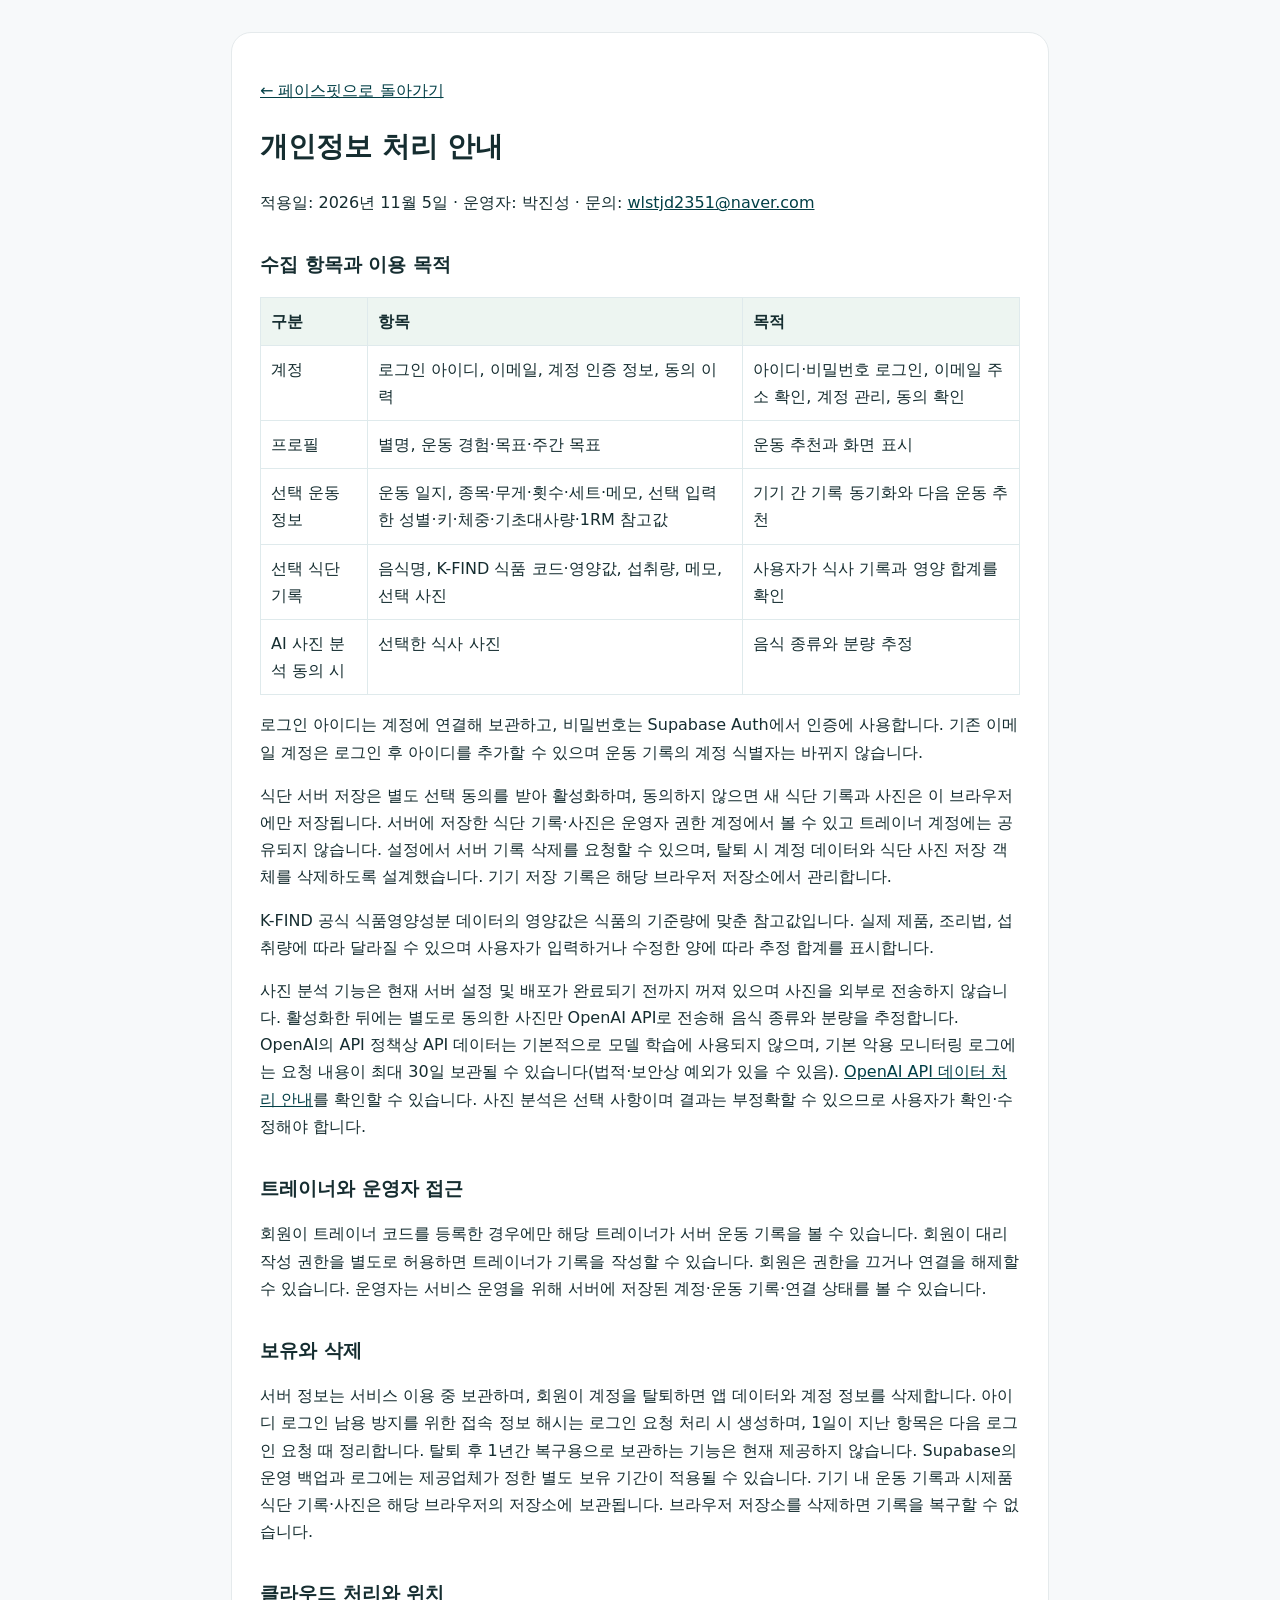
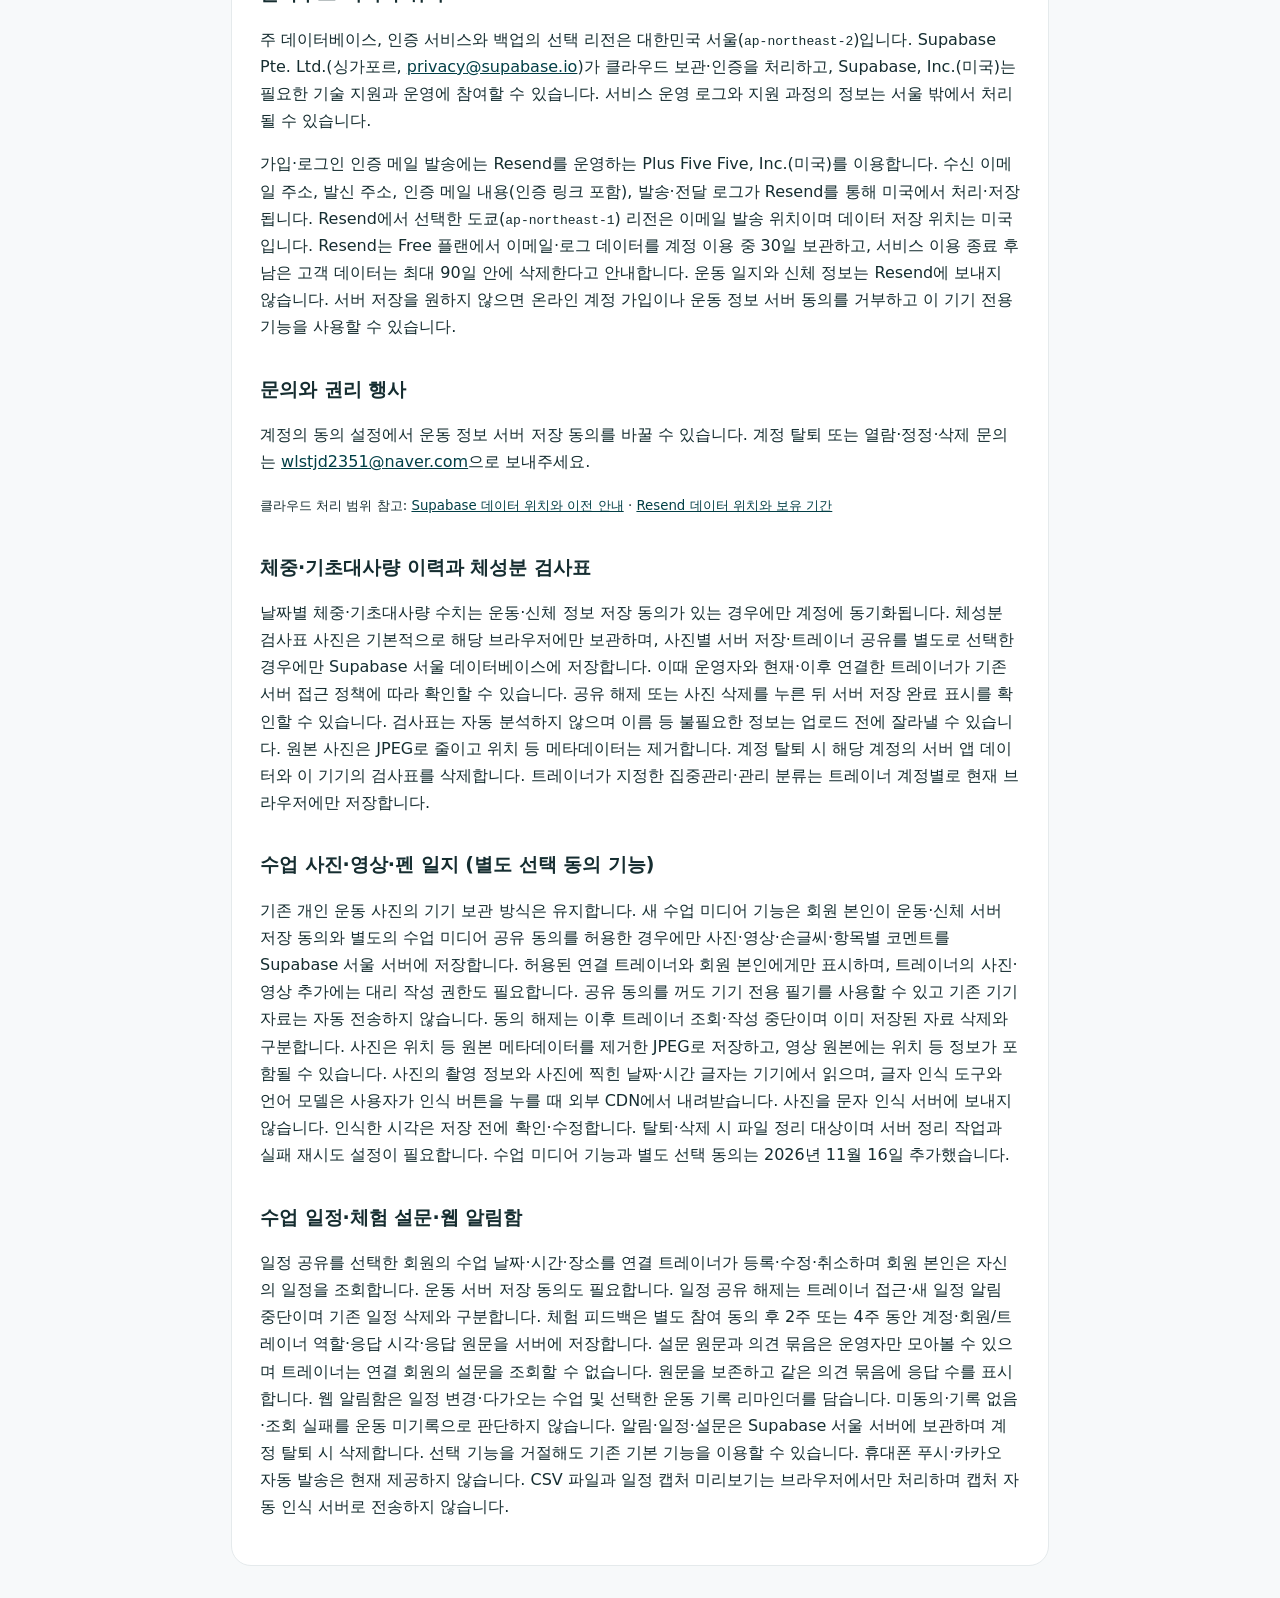
<file: privacy.html>
<!doctype html>
<html lang="ko"><head><meta charset="utf-8"><meta name="viewport" content="width=device-width, initial-scale=1"><title>페이스핏 개인정보 처리 안내</title><style>
body{margin:0;background:#f7f9fa;color:#152D30;font-family:system-ui,-apple-system,"Apple SD Gothic Neo","Noto Sans KR",sans-serif;line-height:1.7}main{max-width:760px;margin:32px auto;padding:28px;background:#fff;border:1px solid #e5eaec;border-radius:20px}h1{font-size:28px}h2{font-size:19px;margin-top:32px}a{color:#023F46}table{border-collapse:collapse;width:100%}th,td{border:1px solid #dfeaec;padding:10px;text-align:left;vertical-align:top}th{background:#EDF5F1}@media(max-width:700px){main{margin:0;padding:20px;border:0;border-radius:0}table{font-size:13px}}
</style></head><body><main>
<p><a href="./">← 페이스핏으로 돌아가기</a></p><h1>개인정보 처리 안내</h1><p>적용일: 2026년 11월 5일 · 운영자: 박진성 · 문의: <a href="mailto:wlstjd2351@naver.com">wlstjd2351@naver.com</a></p>
<h2>수집 항목과 이용 목적</h2><table><tr><th>구분</th><th>항목</th><th>목적</th></tr><tr><td>계정</td><td>로그인 아이디, 이메일, 계정 인증 정보, 동의 이력</td><td>아이디·비밀번호 로그인, 이메일 주소 확인, 계정 관리, 동의 확인</td></tr><tr><td>프로필</td><td>별명, 운동 경험·목표·주간 목표</td><td>운동 추천과 화면 표시</td></tr><tr><td>선택 운동 정보</td><td>운동 일지, 종목·무게·횟수·세트·메모, 선택 입력한 성별·키·체중·기초대사량·1RM 참고값</td><td>기기 간 기록 동기화와 다음 운동 추천</td></tr><tr><td>선택 식단 기록</td><td>음식명, K-FIND 식품 코드·영양값, 섭취량, 메모, 선택 사진</td><td>사용자가 식사 기록과 영양 합계를 확인</td></tr><tr><td>AI 사진 분석 동의 시</td><td>선택한 식사 사진</td><td>음식 종류와 분량 추정</td></tr></table><p>로그인 아이디는 계정에 연결해 보관하고, 비밀번호는 Supabase Auth에서 인증에 사용합니다. 기존 이메일 계정은 로그인 후 아이디를 추가할 수 있으며 운동 기록의 계정 식별자는 바뀌지 않습니다.</p><p>식단 서버 저장은 별도 선택 동의를 받아 활성화하며, 동의하지 않으면 새 식단 기록과 사진은 이 브라우저에만 저장됩니다. 서버에 저장한 식단 기록·사진은 운영자 권한 계정에서 볼 수 있고 트레이너 계정에는 공유되지 않습니다. 설정에서 서버 기록 삭제를 요청할 수 있으며, 탈퇴 시 계정 데이터와 식단 사진 저장 객체를 삭제하도록 설계했습니다. 기기 저장 기록은 해당 브라우저 저장소에서 관리합니다.</p><p>K-FIND 공식 식품영양성분 데이터의 영양값은 식품의 기준량에 맞춘 참고값입니다. 실제 제품, 조리법, 섭취량에 따라 달라질 수 있으며 사용자가 입력하거나 수정한 양에 따라 추정 합계를 표시합니다.</p><p>사진 분석 기능은 현재 서버 설정 및 배포가 완료되기 전까지 꺼져 있으며 사진을 외부로 전송하지 않습니다. 활성화한 뒤에는 별도로 동의한 사진만 OpenAI API로 전송해 음식 종류와 분량을 추정합니다. OpenAI의 API 정책상 API 데이터는 기본적으로 모델 학습에 사용되지 않으며, 기본 악용 모니터링 로그에는 요청 내용이 최대 30일 보관될 수 있습니다(법적·보안상 예외가 있을 수 있음). <a href="https://developers.openai.com/api/docs/guides/your-data" target="_blank" rel="noopener">OpenAI API 데이터 처리 안내</a>를 확인할 수 있습니다. 사진 분석은 선택 사항이며 결과는 부정확할 수 있으므로 사용자가 확인·수정해야 합니다.</p>
<h2>트레이너와 운영자 접근</h2><p>회원이 트레이너 코드를 등록한 경우에만 해당 트레이너가 서버 운동 기록을 볼 수 있습니다. 회원이 대리 작성 권한을 별도로 허용하면 트레이너가 기록을 작성할 수 있습니다. 회원은 권한을 끄거나 연결을 해제할 수 있습니다. 운영자는 서비스 운영을 위해 서버에 저장된 계정·운동 기록·연결 상태를 볼 수 있습니다.</p>
<h2>보유와 삭제</h2><p>서버 정보는 서비스 이용 중 보관하며, 회원이 계정을 탈퇴하면 앱 데이터와 계정 정보를 삭제합니다. 아이디 로그인 남용 방지를 위한 접속 정보 해시는 로그인 요청 처리 시 생성하며, 1일이 지난 항목은 다음 로그인 요청 때 정리합니다. 탈퇴 후 1년간 복구용으로 보관하는 기능은 현재 제공하지 않습니다. Supabase의 운영 백업과 로그에는 제공업체가 정한 별도 보유 기간이 적용될 수 있습니다. 기기 내 운동 기록과 시제품 식단 기록·사진은 해당 브라우저의 저장소에 보관됩니다. 브라우저 저장소를 삭제하면 기록을 복구할 수 없습니다.</p>
<h2>클라우드 처리와 위치</h2><p>주 데이터베이스, 인증 서비스와 백업의 선택 리전은 대한민국 서울(<code>ap-northeast-2</code>)입니다. Supabase Pte. Ltd.(싱가포르, <a href="mailto:privacy@supabase.io">privacy@supabase.io</a>)가 클라우드 보관·인증을 처리하고, Supabase, Inc.(미국)는 필요한 기술 지원과 운영에 참여할 수 있습니다. 서비스 운영 로그와 지원 과정의 정보는 서울 밖에서 처리될 수 있습니다.</p><p>가입·로그인 인증 메일 발송에는 Resend를 운영하는 Plus Five Five, Inc.(미국)를 이용합니다. 수신 이메일 주소, 발신 주소, 인증 메일 내용(인증 링크 포함), 발송·전달 로그가 Resend를 통해 미국에서 처리·저장됩니다. Resend에서 선택한 도쿄(<code>ap-northeast-1</code>) 리전은 이메일 발송 위치이며 데이터 저장 위치는 미국입니다. Resend는 Free 플랜에서 이메일·로그 데이터를 계정 이용 중 30일 보관하고, 서비스 이용 종료 후 남은 고객 데이터는 최대 90일 안에 삭제한다고 안내합니다. 운동 일지와 신체 정보는 Resend에 보내지 않습니다. 서버 저장을 원하지 않으면 온라인 계정 가입이나 운동 정보 서버 동의를 거부하고 이 기기 전용 기능을 사용할 수 있습니다.</p>
<h2>문의와 권리 행사</h2><p>계정의 동의 설정에서 운동 정보 서버 저장 동의를 바꿀 수 있습니다. 계정 탈퇴 또는 열람·정정·삭제 문의는 <a href="mailto:wlstjd2351@naver.com">wlstjd2351@naver.com</a>으로 보내주세요.</p>
<p><small>클라우드 처리 범위 참고: <a href="https://supabase.com/legal/privacy-resources/data-residency-and-transfers-faq" target="_blank" rel="noopener">Supabase 데이터 위치와 이전 안내</a> · <a href="https://resend.com/security/gdpr" target="_blank" rel="noopener">Resend 데이터 위치와 보유 기간</a></small></p>
<h2>체중·기초대사량 이력과 체성분 검사표</h2><p>날짜별 체중·기초대사량 수치는 운동·신체 정보 저장 동의가 있는 경우에만 계정에 동기화됩니다. 체성분 검사표 사진은 기본적으로 해당 브라우저에만 보관하며, 사진별 서버 저장·트레이너 공유를 별도로 선택한 경우에만 Supabase 서울 데이터베이스에 저장합니다. 이때 운영자와 현재·이후 연결한 트레이너가 기존 서버 접근 정책에 따라 확인할 수 있습니다. 공유 해제 또는 사진 삭제를 누른 뒤 서버 저장 완료 표시를 확인할 수 있습니다. 검사표는 자동 분석하지 않으며 이름 등 불필요한 정보는 업로드 전에 잘라낼 수 있습니다. 원본 사진은 JPEG로 줄이고 위치 등 메타데이터는 제거합니다. 계정 탈퇴 시 해당 계정의 서버 앱 데이터와 이 기기의 검사표를 삭제합니다. 트레이너가 지정한 집중관리·관리 분류는 트레이너 계정별로 현재 브라우저에만 저장합니다.</p>
<h2>수업 사진·영상·펜 일지 (별도 선택 동의 기능)</h2><p>기존 개인 운동 사진의 기기 보관 방식은 유지합니다. 새 수업 미디어 기능은 회원 본인이 운동·신체 서버 저장 동의와 별도의 수업 미디어 공유 동의를 허용한 경우에만 사진·영상·손글씨·항목별 코멘트를 Supabase 서울 서버에 저장합니다. 허용된 연결 트레이너와 회원 본인에게만 표시하며, 트레이너의 사진·영상 추가에는 대리 작성 권한도 필요합니다. 공유 동의를 꺼도 기기 전용 필기를 사용할 수 있고 기존 기기 자료는 자동 전송하지 않습니다. 동의 해제는 이후 트레이너 조회·작성 중단이며 이미 저장된 자료 삭제와 구분합니다. 사진은 위치 등 원본 메타데이터를 제거한 JPEG로 저장하고, 영상 원본에는 위치 등 정보가 포함될 수 있습니다. 사진의 촬영 정보와 사진에 찍힌 날짜·시간 글자는 기기에서 읽으며, 글자 인식 도구와 언어 모델은 사용자가 인식 버튼을 누를 때 외부 CDN에서 내려받습니다. 사진을 문자 인식 서버에 보내지 않습니다. 인식한 시각은 저장 전에 확인·수정합니다. 탈퇴·삭제 시 파일 정리 대상이며 서버 정리 작업과 실패 재시도 설정이 필요합니다. 수업 미디어 기능과 별도 선택 동의는 2026년 11월 16일 추가했습니다.</p>
<h2>수업 일정·체험 설문·웹 알림함</h2><p>일정 공유를 선택한 회원의 수업 날짜·시간·장소를 연결 트레이너가 등록·수정·취소하며 회원 본인은 자신의 일정을 조회합니다. 운동 서버 저장 동의도 필요합니다. 일정 공유 해제는 트레이너 접근·새 일정 알림 중단이며 기존 일정 삭제와 구분합니다. 체험 피드백은 별도 참여 동의 후 2주 또는 4주 동안 계정·회원/트레이너 역할·응답 시각·응답 원문을 서버에 저장합니다. 설문 원문과 의견 묶음은 운영자만 모아볼 수 있으며 트레이너는 연결 회원의 설문을 조회할 수 없습니다. 원문을 보존하고 같은 의견 묶음에 응답 수를 표시합니다. 웹 알림함은 일정 변경·다가오는 수업 및 선택한 운동 기록 리마인더를 담습니다. 미동의·기록 없음·조회 실패를 운동 미기록으로 판단하지 않습니다. 알림·일정·설문은 Supabase 서울 서버에 보관하며 계정 탈퇴 시 삭제합니다. 선택 기능을 거절해도 기존 기본 기능을 이용할 수 있습니다. 휴대폰 푸시·카카오 자동 발송은 현재 제공하지 않습니다. CSV 파일과 일정 캡처 미리보기는 브라우저에서만 처리하며 캡처 자동 인식 서버로 전송하지 않습니다.</p>
</main></body></html>
</file>
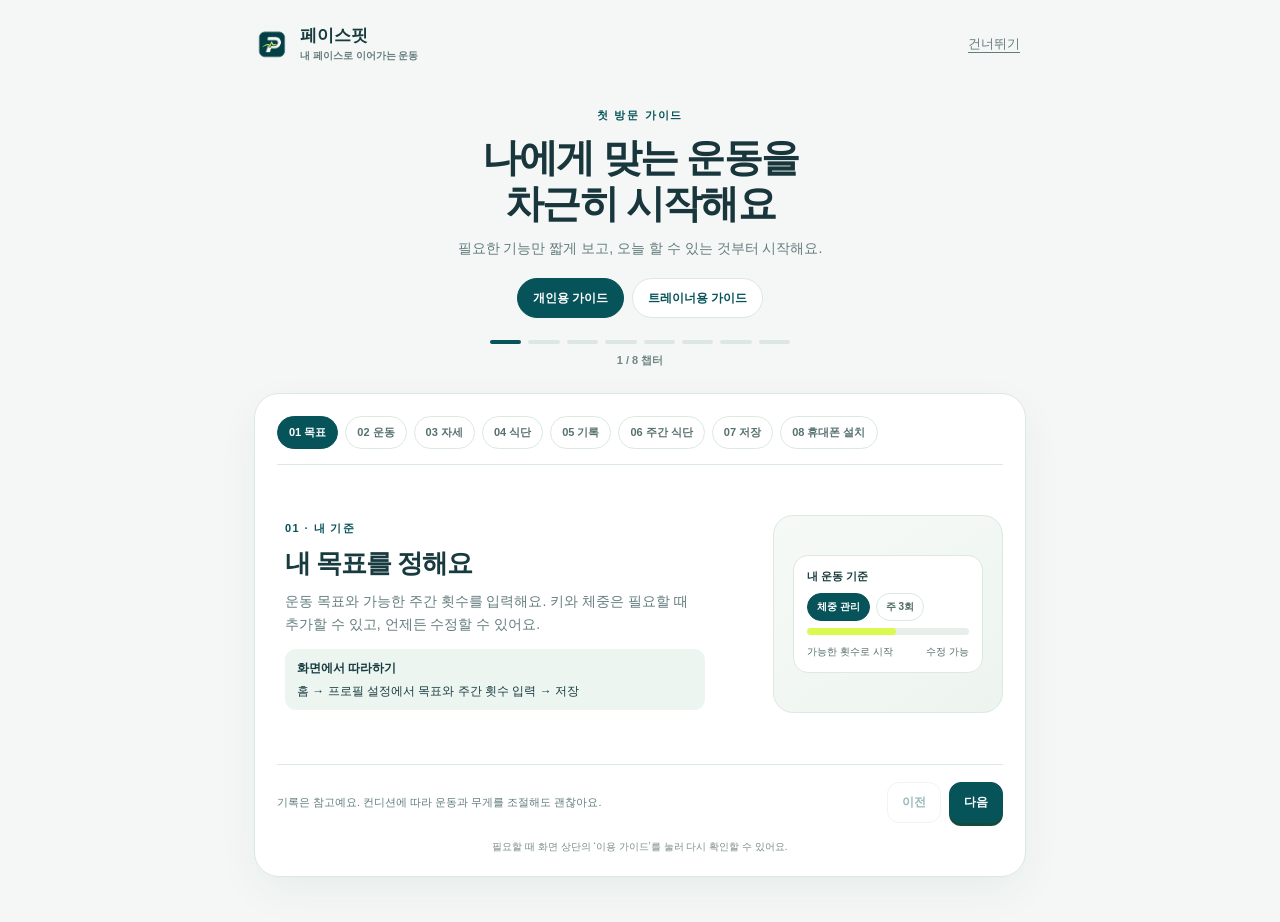
<file: 가이드-미리보기.html>
<!doctype html>
<html lang="ko">
<head>
<meta charset="utf-8">
<meta name="viewport" content="width=device-width, initial-scale=1">
<title>페이스핏 첫 방문 가이드 미리보기</title>
<style>
  :root{color-scheme:light;--ink:#183b40;--muted:#647c7e;--green:#07535A;--mint:#EDF5F1;--lime:#DAFA4F;--line:#dce8e2;--paper:#fff;--bg:#f4f7f5;--navy:#023F46;--soft:#f7faf7}
  *{box-sizing:border-box}body{margin:0;background:var(--bg);color:var(--ink);font-family:Inter,"Pretendard","Noto Sans KR",Arial,sans-serif;-webkit-font-smoothing:antialiased}
  .wrap{max-width:820px;margin:auto;padding:24px 24px 45px}.top{display:flex;align-items:center;justify-content:space-between;margin-bottom:42px}.brand{display:flex;align-items:center;gap:10px;font-weight:900;font-size:17px}.guide-logo-icon{width:36px;height:36px;flex:none;object-fit:contain;border-radius:10px}.brand small{display:block;font-size:10px;font-weight:600;color:var(--muted);margin-top:2px}.skip{border:0;background:transparent;color:var(--muted);font:inherit;font-size:13px;text-decoration:underline;text-underline-offset:4px;cursor:pointer}
  .hero{text-align:center;margin:0 auto 25px;max-width:620px}.eyebrow{font-size:11px;font-weight:900;letter-spacing:.16em;color:var(--green)}h1{font-size:clamp(27px,4.2vw,39px);line-height:1.18;letter-spacing:-.045em;margin:12px 0 10px;color:#18363b}.hero p{font-size:14px;line-height:1.65;color:var(--muted);margin:0}.progress{display:flex;gap:7px;max-width:300px;margin:22px auto 9px}.progress i{height:4px;flex:1;border-radius:8px;background:#dce7e1}.progress i.active{background:var(--green)}.step-count{font-size:11px;font-weight:800;color:#718584}
  .panel{background:var(--paper);border:1px solid var(--line);border-radius:25px;padding:22px;box-shadow:0 14px 42px #183b400d}.chapter-tabs{display:flex;gap:7px;overflow-x:auto;padding:0 0 15px;margin:0 0 17px;border-bottom:1px solid var(--line);scrollbar-width:none}.chapter-tabs::-webkit-scrollbar{display:none}.chapter-tab{flex:0 0 auto;border:1px solid var(--line);border-radius:999px;padding:8px 11px;background:#fff;color:#577170;font:inherit;font-size:11px;font-weight:750;cursor:pointer}.chapter-tab[aria-current="step"]{background:var(--green);border-color:var(--green);color:#fff}
  .chapter{display:none;grid-template-columns:1fr 230px;gap:24px;align-items:center;min-height:264px}.chapter.active{display:grid}.chapter-copy{padding:12px 8px}.chapter-num{font-size:11px;letter-spacing:.13em;color:var(--green);font-weight:900}.chapter h2{font-size:26px;line-height:1.25;letter-spacing:-.04em;margin:11px 0 10px}.chapter p{font-size:14px;line-height:1.65;color:var(--muted);margin:0;max-width:420px}.art{min-height:198px;border:1px solid var(--line);border-radius:20px;background:linear-gradient(145deg,#f6faf6,#edf4ef);display:grid;place-items:center;padding:17px}.art svg{width:100%;max-width:180px;height:135px;stroke:var(--green);stroke-width:2;stroke-linecap:round;stroke-linejoin:round;fill:none}.art .pose-demo-image{display:block;width:min(100%,270px);height:auto;aspect-ratio:1;object-fit:cover;border-radius:14px;background:#242a26;box-shadow:0 7px 18px #16232624}.art-card{width:100%;max-width:190px;border-radius:15px;background:#fff;border:1px solid var(--line);padding:13px}.art-card strong{display:block;font-size:11px;margin-bottom:9px}.art-card p{font-size:10px;color:var(--muted);margin:0;line-height:1.5}.pill-row{display:flex;gap:6px;flex-wrap:wrap}.pill{border:1px solid var(--line);border-radius:999px;padding:6px 9px;background:#fff;color:#4d6b65;font-size:10px;font-weight:800}.pill.active{background:var(--green);border-color:var(--green);color:#fff}.meter{height:7px;background:#e8efeb;border-radius:6px;margin:7px 0 10px;overflow:hidden}.meter i{display:block;height:100%;border-radius:6px;background:var(--lime)}.readout{display:flex;justify-content:space-between;gap:7px;font-size:10px;color:#526b68}.metric-big{font-size:23px;font-weight:900;color:var(--green);letter-spacing:-.04em}.chart{display:flex;align-items:flex-end;gap:8px;height:68px;padding:0 8px}.chart i{display:block;flex:1;min-width:13px;background:#C8E2DE;border-radius:6px 6px 2px 2px}.chart i:nth-child(2){background:#76A9A3}.chart i:nth-child(3){background:#D5EF7C}.chart i:nth-child(4){background:#07535A}.chart i:nth-child(5){background:#A9CECA}
  .foot{display:flex;align-items:center;justify-content:space-between;margin-top:18px;padding-top:17px;border-top:1px solid var(--line)}.foot-note{font-size:11px;line-height:1.5;color:var(--muted);max-width:410px}.actions{display:flex;gap:8px}.nav-btn{border:1px solid var(--line);background:#fff;border-radius:12px;padding:11px 14px;color:var(--green);font-size:12px;font-weight:800;cursor:pointer}.nav-btn:disabled{opacity:.4;cursor:default}.nav-btn.primary{background:var(--green);border-color:var(--green);color:#fff;box-shadow:0 3px 0 #174b39}.privacy-note{text-align:center;font-size:10px;color:#7a8c8c;margin:17px 0 0}
  @media(max-width:620px){.wrap{padding:18px 14px 30px}.top{margin-bottom:28px}.panel{padding:15px;border-radius:21px}.chapter-tabs{margin-bottom:10px}.chapter{grid-template-columns:1fr;gap:14px;min-height:0}.chapter.active{display:grid}.chapter-copy{padding:10px 5px 0}.chapter h2{font-size:23px}.chapter p{font-size:13px}.art{min-height:145px;padding:12px}.art svg{height:105px}.art .pose-demo-image{width:min(100%,270px)}.art-card{max-width:250px}.foot{gap:9px;align-items:flex-end}.foot-note{font-size:10px;max-width:48%}.actions{gap:6px}.nav-btn{padding:11px 12px}.privacy-note{line-height:1.5}}
.guide-detail{margin-top:14px;border-top:1px solid var(--line);padding-top:10px}.guide-detail summary{cursor:pointer;font-size:12px;font-weight:700;color:var(--green);padding:6px 0}.chapter .guide-detail p{font-size:12px;margin-top:7px}.guide-path{margin-top:13px!important;padding:10px 12px;border-radius:11px;background:var(--mint);color:var(--ink)!important;font-size:12px!important}.guide-path strong{display:block;margin-bottom:3px}.guide-path span{display:block;line-height:1.5}.install-steps{margin:13px 0 0;padding:0;list-style:none;display:grid;gap:9px}.install-steps li{padding:10px 12px;border:1px solid var(--line);border-radius:12px;background:var(--soft);font-size:12px;line-height:1.5}.install-steps strong{display:block;color:var(--green);margin-bottom:4px}.install-steps span{display:block;color:var(--ink)}</style>
<style>.guide-roles{display:flex;justify-content:center;gap:8px;margin:18px auto 0}.guide-roles button{min-height:40px;padding:8px 15px;border:1px solid var(--line);border-radius:999px;background:#fff;color:var(--green);font:inherit;font-size:12px;font-weight:800;cursor:pointer}.guide-roles button[aria-pressed="true"]{background:var(--green);border-color:var(--green);color:#fff}.guide-roles button:focus-visible{outline:3px solid var(--lime);outline-offset:2px}</style>
</head>
<body>
<main class="wrap">
  <header class="top"><div class="brand"><img class="guide-logo-icon" src="./assets/brand/facefit-logo-social.png" alt=""><span>페이스핏<small>내 페이스로 이어가는 운동</small></span></div><button class="skip" type="button" id="skipGuide">건너뛰기</button></header>
  <section class="hero"><span class="eyebrow">첫 방문 가이드</span><h1 id="heroTitle">나에게 맞는 운동을<br>차근히 시작해요</h1><p id="heroSub">필요한 기능만 짧게 살펴보고, 오늘 할 수 있는 것부터 시작해요.</p><div class="guide-roles" role="group" aria-label="가이드 선택"><button type="button" data-guide-role="member" aria-pressed="true">개인용 가이드</button><button type="button" data-guide-role="trainer" aria-pressed="false">트레이너용 가이드</button></div><div class="progress" id="progress" aria-label="가이드 진행 상태"></div><div class="step-count" id="stepCount" aria-live="polite"></div></section>
  <section class="panel" aria-label="페이스핏 이용 가이드">
    <nav class="chapter-tabs" id="chapterTabs" aria-label="가이드 챕터"></nav>
    <article class="chapter" data-chapter="0"><div class="chapter-copy"><span class="chapter-num">01 · 내 기준</span><h2>내 목표를 정해요</h2><p>운동 목표와 가능한 주간 횟수를 입력해요. 키와 체중은 필요할 때 추가할 수 있고, 언제든 수정할 수 있어요.</p><p class="guide-path"><strong>화면에서 따라하기</strong><span>홈 → 프로필 설정에서 목표와 주간 횟수 입력 → 저장</span></p></div><div class="art"><div class="art-card"><strong>내 운동 기준</strong><div class="pill-row"><span class="pill active">체중 관리</span><span class="pill">주 3회</span></div><div class="meter"><i style="width:55%"></i></div><div class="readout"><span>가능한 횟수로 시작</span><span>수정 가능</span></div></div></div></article>
    <article class="chapter" data-chapter="1"><div class="chapter-copy"><span class="chapter-num">02 · 오늘 운동</span><h2>원하는 부위를 골라요</h2><p>추천 루틴을 그대로 따라도 되고, 오늘 운동하고 싶은 부위를 직접 선택해도 돼요. 지난 기록을 바탕으로 무게를 제안해요.</p><p class="guide-path"><strong>화면에서 따라하기</strong><span>하단 운동 → 부위 선택 → 운동 추가 → 세트 기록 후 저장</span></p></div><div class="art"><div class="art-card"><strong>오늘 운동할 부위</strong><div class="pill-row"><span class="pill active">가슴</span><span class="pill">등</span><span class="pill">어깨</span><span class="pill">팔</span><span class="pill">하체</span></div><div class="meter"><i style="width:72%"></i></div><div class="readout"><span>지난 기록 참고</span><span>30kg 시작 제안</span></div></div></div></article>
    <article class="chapter" data-chapter="2"><div class="chapter-copy"><span class="chapter-num">03 · 자세 확인</span><h2>필요하면 자세를 점검해요</h2><p>운동 화면에서 카메라 자세 체크를 열 수 있어요. 관절 움직임과 반복 횟수를 간단히 살피는 보조 기능이에요.</p><p class="guide-path"><strong>화면에서 따라하기</strong><span>하단 운동 → 자세 체크 → 카메라 안내 확인 → 시작</span></p></div><div class="art"><img class="pose-demo-image" src="./assets/exercises/squat-pose-check-demo.jpg" alt="스쿼트 자세 위에 관절 연결선과 자세 점검 안내 화면이 겹쳐진 시안" loading="lazy" decoding="async"></div></article>
    <article class="chapter" data-chapter="3"><div class="chapter-copy"><span class="chapter-num">04 · 식단 기록</span><h2>식사도 꼼꼼 기록해요</h2><p>한 끼에 먹은 음식을 여러 개 추가하고, 분량을 확인한 뒤 한 번에 저장해요. 메모는 마지막에 남겨요.</p><p class="guide-path"><strong>화면에서 따라하기</strong><span>하단 식단 → 기록하기 → 음식과 양 추가 → 한 끼 저장</span></p><details class="guide-detail"><summary>사진과 영양 목표 안내</summary><p>사진은 첨부할 수 있지만 자동 음식 분석은 현재 사용할 수 없어요. 영양 목표에는 가장 최근 입력한 체중과 기초대사량을 참고해요. 체중 변화 추세로 식단을 처방하는 기능은 아니에요.</p></details></div><div class="art"><div class="art-card"><strong>점심 기록 예시</strong><p>현미밥 · 닭가슴살 · 샐러드</p><div class="meter"><i style="width:66%"></i></div><div class="readout"><span>음식 추가 → 분량 확인</span><span>한 끼 저장</span></div></div></div></article>
    <article class="chapter" data-chapter="4"><div class="chapter-copy"><span class="chapter-num">05 · 내 기록</span><h2>나의 변화를 눈으로 확인해요</h2><p>운동일지에서 날짜별 기록을 보고, 무게와 횟수가 어떻게 달라졌는지 살펴볼 수 있어요.</p><p class="guide-path"><strong>화면에서 따라하기</strong><span>하단 기록 → 달력 날짜 선택 → 운동&#183;식단 기록과 변화 확인</span></p></div><div class="art"><div class="art-card"><strong>최근 운동 기록</strong><div class="metric-big">3회 <span style="font-size:11px;font-weight:700;color:var(--muted)">이번 주</span></div><div class="chart" aria-hidden="true"><i style="height:30%"></i><i style="height:48%"></i><i style="height:42%"></i><i style="height:70%"></i><i style="height:88%"></i></div><div class="readout"><span>무게 변화</span><span>기록을 쌓아 확인</span></div></div></div></article>
    <article class="chapter" data-chapter="5"><div class="chapter-copy"><span class="chapter-num">06 · 트레이너 홈</span><h2>다음 수업부터 확인해요</h2><p>트레이너 화면을 열면 다음 수업과 최근 회원 기록이 먼저 나옵니다. 수업의 ‘일지 시작’을 누르면 바로 수업일지로 이동해요.</p><p class="guide-path"><strong>화면에서 따라하기</strong><span>화면 선택 → 트레이너 → 다음 수업 → 일지 시작</span></p><details class="guide-detail"><summary>회원 찾기와 리포트</summary><p>회원 검색에서 이름을 찾고 상세 화면에서 공유된 운동·식단 및 주·월 리포트를 확인하세요. 회원이 허용한 정보만 표시돼요.</p></details></div><div class="art"><div class="art-card"><strong>오늘의 관리 순서</strong><div class="pill-row"><span class="pill active">다음 수업</span><span class="pill">최근 기록</span><span class="pill">수업 일지</span><span class="pill">회원 검색</span></div></div></div></article>
<article class="chapter" data-chapter="6"><div class="chapter-copy"><span class="chapter-num">07 · 주간 식단</span><h2>정한 식사부터 채워요</h2><p>직접 정한 식사는 남겨두고 나머지 끼니를 추천받아요. DB 음식과 분량을 추가하고, 남은 목표에 맞춰 조절한 뒤 완성·저장하세요.</p><p class="guide-path"><strong>화면에서 따라하기</strong><span>하단 식단 → 이번 주 식단표 → 직접 식사 입력 → 빈칸 추천 → 완성&#183;저장</span></p><details class="guide-detail"><summary>추천과 분량 확인하기</summary><p>추천 결과의 음식과 분량을 확인하고 수정해요. 목표는 참고 추정치이며, 못 먹는 음식과 실제 식사 상황을 먼저 고려하세요.</p></details></div><div class="art"><div class="art-card"><strong>이번 주 식단 만들기</strong><div class="pill-row"><span class="pill">직접 정한 식사</span><span class="pill">DB 음식·분량 추가</span><span class="pill">남은 목표 분량 맞추기</span><span class="pill active">완성·저장</span></div></div></div></article>
<article class="chapter" data-chapter="7"><div class="chapter-copy"><span class="chapter-num">08 · 저장 확인</span><h2>내 계정에 기록을 모아요</h2><p>서버 저장을 허용한 기록은 로그인한 계정에 저장돼요. 다른 기기에서도 같은 계정으로 확인하세요.</p><p class="guide-path"><strong>화면에서 따라하기</strong><span>상단 저장 상태 확인 → 다른 기기에서는 같은 계정으로 로그인</span></p><details class="guide-detail"><summary>저장 충돌 안내가 나오면</summary><p>다른 기기에서 먼저 수정한 내용이 있으면 덮어쓰지 않고 알려드려요. 현재 입력을 복사해 둔 뒤 화면을 다시 열어 최신 기록을 확인하세요. 기기 전용 항목은 별도 안내를 확인해주세요.</p></details></div><div class="art"><div class="art-card"><strong>저장 상태를 확인하세요</strong><div class="pill-row"><span class="pill active">계정별 기록</span><span class="pill">서버 저장 상태</span><span class="pill">충돌 시 안내</span></div></div></div></article>
<article class="chapter" data-chapter="8"><div class="chapter-copy"><span class="chapter-num">09 · 휴대폰 설치</span><h2>홈 화면에서 바로 열어요</h2><p>별도 PWA 파일을 받지 않아도 돼요. 휴대폰 브라우저에서 페이스핏을 홈 화면에 추가하면 앱처럼 열 수 있어요.</p><ol class="install-steps"><li><strong>안드로이드 · Chrome</strong><span>Chrome에서 myfacefit.co.kr 열기 → 오른쪽 위 ⋮ → ‘앱 설치’ 또는 ‘홈 화면에 추가’ → 확인</span></li><li><strong>아이폰 · Safari</strong><span>Safari에서 myfacefit.co.kr 열기 → 공유 버튼 → ‘홈 화면에 추가’ → ‘추가’</span></li></ol><details class="guide-detail"><summary>설치 메뉴가 보이지 않나요?</summary><p>카카오톡 등 앱 안의 브라우저 대신 Chrome 또는 Safari에서 사이트를 다시 열어보세요. 설치 후 홈 화면의 페이스핏 아이콘을 누르면 됩니다. 저장한 기록을 다른 기기에서 보려면 같은 계정으로 로그인하세요.</p></details></div><div class="art"><div class="art-card"><strong>휴대폰 홈 화면에 추가</strong><div class="pill-row"><span class="pill">페이스핏 웹 열기</span><span class="pill">브라우저 메뉴</span><span class="pill active">홈 화면에 추가</span></div><p style="margin-top:12px">설치는 선택 사항이에요. 인터넷 연결과 로그인은 사용하는 기능에 따라 필요할 수 있어요.</p></div></div></article>
<div class="foot"><div class="foot-note" id="footNote">기록은 참고예요. 컨디션에 따라 운동과 무게를 조절해도 괜찮아요.</div><div class="actions"><button class="nav-btn" type="button" id="prevBtn">이전</button><button class="nav-btn primary" type="button" id="nextBtn">다음</button></div></div>
    <p class="privacy-note">필요할 때 화면 상단의 ‘이용 가이드’를 눌러 다시 확인할 수 있어요.</p>
  </section>
</main>
<script>
(() => {
  const chapters=[...document.querySelectorAll('.chapter')], tabs=document.getElementById('chapterTabs'), progress=document.getElementById('progress');
  const names=['목표','운동','자세','식단','기록','회원 관리','주간 식단','저장','휴대폰 설치'];
  const paths={member:[0,1,2,3,4,6,7,8],trainer:[5,4,3,7,8]};let role=new URLSearchParams(location.search).get('role')==='trainer'?'trainer':'member',active=0;
  function show(index){const path=paths[role];active=Math.max(0,Math.min(path.length-1,index));chapters.forEach((item,i)=>item.classList.toggle('active',i===path[active]));tabs.innerHTML=path.map((chapter,i)=>`<button class="chapter-tab" type="button" data-step="${i}" aria-current="${i===active?'step':'false'}">${String(i+1).padStart(2,'0')} ${names[chapter]}</button>`).join('');progress.innerHTML=path.map((_,i)=>`<i class="${i<=active?'active':''}"></i>`).join('');document.querySelectorAll('[data-guide-role]').forEach(button=>button.setAttribute('aria-pressed',String(button.dataset.guideRole===role)));document.getElementById('stepCount').textContent=`${active+1} / ${path.length} 챕터`;document.getElementById('prevBtn').disabled=active===0;document.getElementById('nextBtn').textContent=active===path.length-1?'가이드 닫기':'다음';document.getElementById('heroTitle').innerHTML=active===0?(role==='trainer'?'회원 관리와 수업을<br>빠르게 시작해요':'나에게 맞는 운동을<br>차근히 시작해요'):`${names[path[active]]} 챕터만<br>간단히 살펴봐요`;document.getElementById('heroSub').textContent=role==='trainer'?'다음 수업, 확인할 기록, 회원 찾기 순서로 살펴보세요.':'필요한 기능만 짧게 보고, 오늘 할 수 있는 것부터 시작해요.';}
  const closeGuide=()=>{try{localStorage.setItem('pacefit-guide-seen-v1','1')}catch{}window.location.href='./index.html'};
  document.querySelectorAll('[data-guide-role]').forEach(button=>button.addEventListener('click',()=>{role=button.dataset.guideRole;history.replaceState(null,'',`?role=${role}`);show(0)}));tabs.addEventListener('click',e=>{const button=e.target.closest('[data-step]');if(button)show(Number(button.dataset.step))});document.getElementById('prevBtn').addEventListener('click',()=>show(active-1));document.getElementById('nextBtn').addEventListener('click',()=>{if(active===paths[role].length-1){closeGuide();return}show(active+1)});document.getElementById('skipGuide').addEventListener('click',closeGuide);show(0);
})();
</script>
</body>
</html>
</file>
<file: pacefit-prototype.css>
@font-face{font-family:SUIT;src:url('./assets/fonts/suit/SUIT-Regular.ttf') format('truetype');font-style:normal;font-weight:400;font-display:swap}
@font-face{font-family:SUIT;src:url('./assets/fonts/suit/SUIT-Bold.ttf') format('truetype');font-style:normal;font-weight:700;font-display:swap}
body,input,button,select,textarea{font-family:SUIT,-apple-system,BlinkMacSystemFont,'Segoe UI',sans-serif!important}
.pf-period{display:flex;gap:6px;flex-wrap:wrap;align-items:center;margin:14px 0;color:#315b54;font-size:12px}
.pf-period button,.pf-period input{min-height:40px;background:white;border:1px solid #cbded6;border-radius:9px;padding:7px 10px;color:#174e47;font:inherit}
.pf-period [aria-pressed=true]{background:#164d46;color:white;border-color:#164d46}.pf-period span{flex-basis:100%;font-variant-numeric:tabular-nums;color:#607078}
.pf-period button:focus-visible,.pf-period input:focus-visible{outline:3px solid #a0c967;outline-offset:2px}
.pf-alias{display:flex;flex-wrap:wrap;gap:8px;align-items:end;padding:12px;border-radius:12px;background:#edf7f0;margin:12px 0}.pf-alias label{flex:1;min-width:150px}.pf-alias input{display:block;width:100%;padding:10px;border:1px solid #cbded6;border-radius:8px;font:inherit;margin-top:5px}.pf-alias small{flex-basis:100%;color:#526d62}.pf-alias [role=status]{flex-basis:100%;font-size:12px}
.tw-split{display:grid;grid-template-columns:300px minmax(0,1fr);gap:22px;align-items:start;margin-top:20px}.tw-split>aside{position:sticky;top:0;max-height:calc(100dvh - 145px);overflow:auto;border-right:1px solid #dce6e2;padding-right:15px}.tw-split .tw-member{padding:12px;display:block}.tw-split .tw-actions{margin-top:10px}.tw-split .tw-stats{grid-template-columns:1fr 1fr}.tw-split .tw-stats strong{font-size:21px}.tw-split .tw-member[data-selected=true]{background:#edfad9;border-color:#92bd58}.tw-split .tw-detail-nav{position:static}.tw-split .tw-member p{overflow-wrap:anywhere}
.trainer-workspace .trainer-head{position:sticky;top:-28px;z-index:5;background:#f3f7f5;padding-top:16px}.trainer-workspace .trainer-primary{background:#15534c}.trainer-workspace .trainer-summary-stat{background:#edf9d7}.trainer-workspace .trainer-panel{max-width:none;padding:20px 28px}.trainer-workspace .trainer-card{background:#fff}
.pf-record-drawer{position:fixed;right:0;top:0;bottom:0;width:min(440px,100%);overflow:auto;background:#fff;padding:24px;box-shadow:-15px 0 70px #102b3633;z-index:10}.pf-record-drawer h3{margin-top:0}.pf-record-drawer .trainer-fields{grid-template-columns:repeat(3,minmax(0,1fr))}.pf-record-drawer-backdrop{position:fixed;inset:0;background:#163d3b44;z-index:9}
@media(max-width:1000px){.tw-split{grid-template-columns:240px minmax(0,1fr)}}
@media(max-width:720px){.tw-split{grid-template-columns:1fr}.tw-split>aside{position:static;max-height:300px;border-right:0;border-bottom:1px solid #dce6e2;padding-right:0}.trainer-workspace .trainer-panel{padding:16px 12px}.trainer-workspace .trainer-head{top:-16px}.pf-period label{display:flex;align-items:center;gap:5px}.pf-record-drawer{padding:18px}}
</file>
<file: diet-journal.css>
body:not([data-view="diet"]) .diet-page{display:none}
body[data-view="diet"] .pace-home,
body[data-view="diet"] .exercise-library,
body[data-view="diet"] .profile-strip,
body[data-view="diet"] .demo-note,
body[data-view="diet"] .grid{display:none}
.diet-page{max-width:820px;margin:18px auto 64px;color:var(--ink)}
.diet-header{display:flex;align-items:center;justify-content:space-between;gap:16px;margin:8px 0 18px}
.diet-header h2{margin:5px 0 3px;font-size:30px;letter-spacing:-.05em}
.diet-header p,.diet-card-heading p{margin:0;color:var(--muted);font-size:12px}
.diet-primary,.diet-add-meal,.diet-save{min-height:42px;padding:9px 14px;border:0;border-radius:12px;background:var(--green);color:#fff;font-size:12px;font-weight:800;white-space:nowrap}
.diet-card{padding:20px;border:1px solid var(--line);border-radius:20px;background:#fff;box-shadow:var(--shadow)}
.diet-card-heading{display:flex;align-items:center;justify-content:space-between;gap:10px}
.diet-card-heading h3,.diet-meal-heading h3{margin:0;font-size:16px;letter-spacing:-.025em}
.diet-summary-mark{display:grid;place-items:center;width:34px;height:34px;border-radius:11px;background:var(--green-2);color:var(--green);font-size:21px}
.diet-nutrients{display:grid;grid-template-columns:repeat(4,minmax(0,1fr));gap:9px;margin-top:17px}
.diet-nutrients>div{padding:12px;border-radius:13px;background:#f5f8f9}
.diet-nutrients span,.diet-nutrients small{display:block;color:var(--muted);font-size:10px}
.diet-nutrients strong{display:inline-block;margin:7px 4px 0 0;font-size:22px;line-height:1}
.diet-db-note,.diet-storage-note{font-size:10px;color:var(--muted);line-height:1.55}
.diet-db-note{margin:13px 0 0;padding-top:11px;border-top:1px solid var(--line)}
.diet-meals{display:grid;grid-template-columns:1fr 1fr;gap:11px;margin-top:13px}
.diet-meal{min-width:0;padding:15px;border:1px solid var(--line);border-radius:17px;background:#fff;box-shadow:var(--shadow)}
.diet-meal-heading{display:flex;align-items:center;justify-content:space-between;gap:9px}
.diet-add-meal{min-height:36px;padding:7px 11px;background:var(--green-2);color:var(--green)}
.diet-entry-list{display:grid;gap:8px;margin-top:12px}
.diet-entry{display:grid;grid-template-columns:minmax(0,1fr) auto;gap:8px;align-items:start;padding-top:10px;border-top:1px solid var(--line)}
.diet-entry-main{display:flex;gap:9px;min-width:0}
.diet-entry-photo{width:54px;height:54px;flex:none;object-fit:cover;border-radius:10px;background:#edf3f4}
.diet-entry-copy{min-width:0}
.diet-entry-copy strong{display:block;font-size:12px;overflow-wrap:anywhere}
.diet-entry-copy span,.diet-entry-copy p{display:block;margin:3px 0 0;color:var(--muted);font-size:10px;line-height:1.4;overflow-wrap:anywhere}
.diet-entry-remove{border:0;background:transparent;color:var(--muted);font-size:10px;text-decoration:underline;cursor:pointer}
.diet-empty{margin:12px 0 0;color:var(--muted);font-size:11px}
.diet-storage-note{margin:13px 3px 0}
.diet-backdrop{position:fixed;inset:0;z-index:1200;display:none;align-items:center;justify-content:center;padding:16px;background:#13252db3}
.diet-backdrop.open{display:flex}
.diet-dialog{width:min(520px,100%);max-height:min(90dvh,760px);overflow:auto;padding:22px;border-radius:20px;background:#fff;box-shadow:0 24px 70px #14201738}
.diet-dialog-head{display:flex;align-items:flex-start;justify-content:space-between;gap:12px}
.diet-dialog-head h3{margin:0;font-size:20px;letter-spacing:-.04em}
.diet-dialog-head p{margin:5px 0 0;color:var(--muted);font-size:11px}
.diet-close{width:36px;height:36px;border:1px solid var(--line);border-radius:10px;background:#fff;color:var(--ink);font-size:18px;cursor:pointer}
.diet-field{display:block;margin:13px 0}
.diet-field>span{display:block;margin-bottom:5px;color:var(--muted);font-size:11px;font-weight:750}
.diet-field input,.diet-field select,.diet-field textarea{display:block;width:100%;min-height:42px;padding:9px 11px;border:1px solid var(--line);border-radius:10px;background:#fbfcfd;color:var(--ink);font:inherit;font-size:13px}
.diet-field textarea{min-height:70px;resize:vertical}
.diet-disclosure{margin:12px 0;padding:12px;border:1px solid #e5eaec;border-radius:13px;background:#f6f9fa}
.diet-disclosure h4{margin:0 0 5px;color:var(--green);font-size:11px}
.diet-disclosure p{margin:0;color:#53656c;font-size:10px;line-height:1.6}
.diet-consent-preview{border-color:#dce7e9;background:#f1f6f7}
.diet-consent-preview label{display:flex;align-items:flex-start;gap:7px;margin-top:9px;color:var(--muted);font-size:10px;line-height:1.5}
.diet-consent-preview input{margin:2px 0 0;accent-color:var(--green)}
.diet-consent-preview small{display:block;margin-top:6px;color:var(--muted);font-size:9px}
.diet-photo-preview{display:flex;align-items:center;gap:9px;margin-top:8px}
.diet-photo-preview[hidden]{display:none}
.diet-photo-preview img{width:64px;height:64px;object-fit:cover;border-radius:10px}
.diet-photo-help{display:block;margin-top:5px;color:var(--muted);font-size:9px;line-height:1.45}
.diet-dialog-actions{display:flex;gap:9px;margin-top:16px}
.diet-analyze-status{margin:7px 2px 0;color:var(--muted);font-size:11px;line-height:1.5}
.diet-cancel,.diet-save{flex:1;min-height:44px;border-radius:11px;font-size:12px;font-weight:800}
.diet-cancel{border:1px solid var(--line);background:#fff;color:var(--muted)}
.diet-save{border:0;background:var(--green);color:#fff}
.diet-toast{position:fixed;z-index:1300;left:50%;bottom:22px;transform:translate(-50%,10px);opacity:0;pointer-events:none;padding:10px 15px;border-radius:24px;background:#152D30;color:#fff;font-size:12px;transition:.18s}
.diet-toast.on{transform:translate(-50%,0);opacity:1}
.diet-consent-bar{margin:12px 0;padding:14px;border:1px solid #dfe8e2;border-radius:16px;background:#f2f7f2}.diet-consent-bar strong{font-size:12px}.diet-consent-bar p{margin:5px 0 10px;color:var(--muted);font-size:10px;line-height:1.5}.diet-consent-bar button,.diet-analyze,.diet-delete-server{min-height:38px;padding:8px 12px;border:1px solid #cddbd0;border-radius:10px;background:#fff;color:var(--green);font-size:11px;font-weight:800}.diet-delete-server{width:100%;margin-top:8px;border-color:#ebd2cb;color:#9b4436}.diet-delete-server[hidden]{display:none}.diet-search-results,.diet-selected-foods{display:grid;gap:6px;margin:8px 0}.diet-search-result{display:block;width:100%;padding:10px 12px;text-align:left;border:1px solid var(--line);border-radius:11px;background:#f8faf9;color:var(--ink)}.diet-search-result strong,.diet-search-result small{display:block}.diet-search-result strong{font-size:12px}.diet-search-result small{margin-top:4px;color:var(--muted);font-size:10px}.diet-selected-chip,.diet-ai-result{padding:9px 11px;border-radius:10px;background:#edf4ee;color:#365c46;font-size:10px;line-height:1.5}.diet-selected-chip button{float:right;border:0;background:transparent;color:var(--green);font-weight:800}.diet-ai-consent{display:flex;gap:8px;align-items:flex-start;margin:12px 0;padding:11px;border:1px solid var(--line);border-radius:12px;background:#f8faf9;color:#52645a;font-size:10px;line-height:1.55}.diet-ai-consent input{flex:none;margin:2px 0 0;accent-color:var(--green)}.diet-analyze{width:100%;background:var(--green);color:#fff}.diet-analyze:disabled{opacity:.45;cursor:not-allowed}.diet-consent-meta{color:var(--muted);font-size:10px;line-height:1.55}.diet-entry-photo{width:62px;height:62px;flex:none;object-fit:cover;border-radius:10px;background:#edf3f4}
@media(max-width:600px){.diet-page{margin:14px auto 42px}.diet-header h2{font-size:26px}.diet-header p{font-size:11px}.diet-card{padding:16px;border-radius:17px}.diet-nutrients{grid-template-columns:repeat(2,minmax(0,1fr));gap:7px}.diet-meals{grid-template-columns:1fr}.diet-meal{padding:14px}.diet-dialog{padding:17px;border-radius:18px}.diet-header{align-items:flex-end}.diet-primary{font-size:11px;padding:8px 10px}}
.diet-advice{margin-top:12px;background:linear-gradient(145deg,#fff,#f6f9f7)}
.diet-advice-mark{display:grid;place-items:center;width:34px;height:34px;border-radius:11px;background:#eef4d8;color:#69843c;font-size:20px}
.diet-advice-grid{display:grid;grid-template-columns:repeat(3,minmax(0,1fr));gap:9px;margin-top:16px}
.diet-advice-grid article{min-width:0;padding:13px;border:1px solid #e6ece5;border-radius:14px;background:#fff}
.diet-advice-icon{display:grid;place-items:center;width:28px;height:28px;margin-bottom:10px;border-radius:9px;background:#edf4ee;color:var(--green);font-size:9px;font-weight:850}
.diet-advice-grid strong{display:block;font-size:11px;line-height:1.4;word-break:keep-all}
.diet-advice-grid p{margin:5px 0 0;color:var(--muted);font-size:10px;line-height:1.55}
.diet-advice-source{margin:12px 1px 0;color:var(--muted);font-size:9px;line-height:1.5}
.diet-advice-source a{color:var(--green);font-weight:750}
.diet-food-icon{display:block;width:40px;height:40px;flex:none;border-radius:12px}
.diet-entry-icon{width:54px;height:54px}
.diet-search-result{display:flex;align-items:center;gap:10px}
.diet-search-result-copy{min-width:0}
.diet-search-result-copy strong,.diet-search-result-copy small{display:block}
.nutrition-targets{margin-top:12px}.nutrition-goal-select{display:flex;align-items:center;gap:8px;color:var(--muted);font-size:11px;font-weight:750}.nutrition-goal-select select{padding:8px 10px;border:1px solid #dce5d9;border-radius:10px;background:#fff;color:var(--ink);font:inherit}.nutrition-target-grid{display:grid;grid-template-columns:repeat(3,minmax(0,1fr));gap:9px;margin-top:14px}.nutrition-target-card{display:grid;gap:7px;padding:13px;border:1px solid #e2e9e4;border-radius:14px;background:#fff}.nutrition-target-card.selected{border-color:#2c654f;background:#eef5ef}.nutrition-target-card>strong{font-size:12px}.nutrition-target-card>b{font-size:21px;color:var(--green)}.nutrition-target-card>b small{font-size:10px;margin-left:4px}.nutrition-target-card>span{font-size:10px;color:var(--muted)}
@media(max-width:600px){.diet-advice-grid{grid-template-columns:1fr}.diet-advice-grid article{display:grid;grid-template-columns:30px 1fr;column-gap:9px;align-items:start;padding:10px}.diet-advice-icon{grid-row:1/3;margin:0}.diet-advice-grid p{grid-column:2;margin-top:3px}.nutrition-target-grid{grid-template-columns:1fr}.diet-card-heading:has(.nutrition-goal-select){align-items:flex-start;flex-direction:column}.nutrition-goal-select{width:100%;justify-content:space-between}}
.nutrition-targets .diet-card-heading{gap:10px;align-items:center}.nutrition-targets .diet-card-heading p{display:none}.nutrition-targets .nutrition-target-grid{display:block}.nutrition-targets .nutrition-target-card{display:flex;align-items:center;justify-content:space-between;gap:12px;padding:12px 15px}.nutrition-targets .nutrition-target-card b{font-size:18px}.nutrition-targets>.diet-db-note{margin:8px 0 0;font-size:11px}
.diet-nutrient-progress{margin-top:7px;font-size:10px;color:#536974;line-height:1.35}.diet-nutrient-progress span{display:block;white-space:normal}.diet-nutrient-progress em{display:block;height:5px;margin-top:5px;border-radius:10px;background:#dce8e8;overflow:hidden}.diet-nutrient-progress i{display:block;height:100%;background:#2d806f;border-radius:inherit}
.diet-advice-more>summary{cursor:pointer;list-style:none;font-size:13px;font-weight:750;color:#14514d}.diet-advice-more>summary::after{content:' ▾'}.diet-advice-more[open]>summary::after{content:' ▴'}.diet-advice-more>summary::-webkit-details-marker{display:none}.diet-advice-more .diet-advice-grid{margin-top:12px}.diet-advice .diet-card-heading p{display:none}
.diet-add-food{width:100%;min-height:42px;border:1px solid #bad2c3;border-radius:11px;background:#e9f4e8;color:var(--green);font-weight:800;cursor:pointer}
.diet-draft-foods{display:grid;gap:7px;margin:12px 0 18px;padding:12px;border-radius:13px;background:#f3f8f5}.diet-draft-foods>strong{font-size:12px}.diet-draft-item{display:flex;align-items:center;justify-content:space-between;gap:10px;font-size:12px}.diet-draft-item button{border:0;background:transparent;color:var(--green);font-weight:750;cursor:pointer}.diet-entry-items{margin:5px 0;padding-left:16px;color:var(--muted);font-size:11px}
.weekly-diet-plan{margin-top:12px}.weekly-plan-controls{display:flex;align-items:end;gap:10px;margin-top:14px}.weekly-plan-controls label{display:grid;gap:5px;font-size:11px;font-weight:750}.weekly-plan-controls input,.weekly-plan-controls button{min-height:40px;padding:8px 11px;border:1px solid #bfd4c6;border-radius:11px;background:#fff;color:var(--ink);font:inherit}.weekly-plan-controls button{background:var(--green);color:#fff;font-weight:800;cursor:pointer}.diet-plan-help{margin:9px 0;color:var(--muted);font-size:11px;line-height:1.5}.diet-plan-days{display:grid;gap:9px;margin-top:14px}.diet-plan-day{padding:12px;border:1px solid #d8e5da;border-radius:14px;background:#f8fbf7}.diet-plan-day.is-flexible{background:#f6f2eb}.diet-plan-day-head{display:flex;align-items:center;justify-content:space-between;gap:8px}.diet-plan-day-head strong{font-size:13px}.diet-plan-day-head small{font-weight:500;color:var(--muted)}.diet-plan-day-head label{font-size:11px;white-space:nowrap}.diet-plan-day-head input{accent-color:var(--green)}.diet-plan-day>p{margin:8px 0 0;color:var(--muted);font-size:11px}.diet-plan-meals{display:grid;grid-template-columns:repeat(3,minmax(0,1fr));gap:7px;margin-top:10px}.diet-plan-meals label{display:grid;gap:4px;font-size:11px;color:var(--muted)}.diet-plan-meals input{width:100%;min-width:0;min-height:38px;padding:7px 9px;border:1px solid #d5e4d9;border-radius:9px;background:#fff;color:var(--ink);font:inherit;font-size:11px}
.diet-plan-server-save{min-height:40px;padding:8px 12px;border:1px solid #b9db52;border-radius:11px;background:#d8fa55;color:#103c31;font:inherit;font-weight:800;cursor:pointer}.diet-plan-server-save:disabled{opacity:.6;cursor:wait}.weekly-plan-controls .diet-plan-server-save{background:#d8fa55;color:#103c31;border-color:#b9db52}.trainer-weekly-diet-plan{margin-top:18px}.trainer-weekly-diet-plan .diet-plan-days{max-height:460px;overflow:auto;scrollbar-gutter:stable}
.diet-avoid-open{margin-left:auto;padding:8px 11px;border:1px solid #a7c7b5;border-radius:12px;background:#e8f2ea;color:#12483e;font:inherit;font-size:11px;font-weight:800;cursor:pointer}.diet-avoid-panel{margin-bottom:16px;padding:16px;border:1px solid #a9c8b7;border-radius:17px;background:#f7faf4;color:#143e37}.diet-avoid-panel[hidden]{display:none}.diet-avoid-head{display:flex;justify-content:space-between;align-items:center;gap:12px}.diet-avoid-head strong{font-size:16px}.diet-avoid-head button{border:0;background:none;font-size:22px;color:inherit;cursor:pointer}.diet-avoid-panel p{font-size:11px;line-height:1.5}.diet-avoid-search,.diet-avoid-custom input{width:100%;min-height:40px;padding:9px 11px;border:1px solid #aac5b6;border-radius:10px;background:#fff;color:#143e37;font:inherit}.diet-avoid-options{display:flex;flex-wrap:wrap;gap:7px;margin:12px 0}.diet-avoid-options label{display:inline-flex;align-items:center;gap:5px;padding:7px 9px;border:1px solid #c9ddd1;border-radius:999px;background:#fff;font-size:11px;cursor:pointer}.diet-avoid-options label[hidden]{display:none}.diet-avoid-options input{accent-color:#14584b}.diet-avoid-custom{display:flex;gap:7px}.diet-avoid-custom button,.diet-avoid-panel [data-save-food]{padding:9px 12px;border:1px solid #14584b;border-radius:10px;background:#14584b;color:#fff;font:inherit;font-weight:800;cursor:pointer}.diet-avoid-selected{display:flex;flex-wrap:wrap;gap:6px;margin-top:10px}.diet-avoid-selected button{padding:6px 9px;border:0;border-radius:999px;background:#dcefe2;color:#12483e;cursor:pointer}.diet-avoid-warning{color:#6b5141}.diet-plan-meal{display:grid;gap:6px}.diet-plan-fixed{display:flex!important;align-items:center;gap:5px;color:#315d50!important;font-size:10px!important}.diet-plan-fixed input{width:auto!important;min-height:0!important;accent-color:#14584b}.weekly-diet-plan .diet-card-heading{display:flex;align-items:center;gap:8px;flex-wrap:wrap}
@media(max-width:600px){.weekly-plan-controls{align-items:stretch;flex-direction:column}.diet-plan-meals{grid-template-columns:1fr}.diet-plan-day-head{align-items:flex-start}}
</file>
<file: pacefit-services.css>
.ps-launch{position:fixed;bottom:18px;right:18px;z-index:1250;border:1px solid #b5d4c7;border-radius:14px;padding:12px 17px;background:#164d46;color:#fff;font:700 14px SUIT,sans-serif;box-shadow:0 4px 15px #143c3930}.ps-overlay{position:fixed;inset:0;z-index:1850;background:#173c3970;padding:22px;display:grid;place-items:center}.ps-overlay[hidden]{display:none}.ps-panel{background:#f3f7f5;color:#164d46;width:min(1120px,100%);max-height:92dvh;overflow:auto;padding:24px;border-radius:20px;font-family:SUIT,sans-serif}.ps-panel header{display:flex;justify-content:space-between;gap:12px;align-items:center}.ps-panel h2{margin:0;font-size:25px}.ps-tabs,.ps-row{display:flex;gap:9px;align-items:center;flex-wrap:wrap;margin:14px 0}.ps-panel button,.ps-panel input,.ps-panel select,.ps-panel textarea{font:inherit}.ps-panel button{border:1px solid #b9d2c6;border-radius:9px;background:#fff;color:#164d46;padding:10px 14px;cursor:pointer}.ps-panel button[aria-selected=true],.ps-panel .ps-primary{background:#164d46;color:#fff}.ps-panel button:disabled{opacity:.5;cursor:wait}.ps-panel :focus-visible{outline:3px solid #9eba48;outline-offset:2px}.ps-grid{display:grid;grid-template-columns:minmax(0,1.5fr) minmax(260px,1fr);gap:18px}.ps-card{padding:18px;background:#fff;border:1px solid #dae5df;border-radius:14px;margin:12px 0}.ps-card h3{margin:0 0 10px}.ps-small{font-size:12px;color:#597268;line-height:1.6}.ps-field{display:grid;gap:6px;margin:12px 0;font-size:13px}.ps-field input,.ps-field select,.ps-field textarea{padding:10px;border:1px solid #c9d8d0;border-radius:8px;width:100%;box-sizing:border-box;background:#fff;color:#173e36}.ps-field textarea{min-height:100px}.ps-error{color:#9b372a;background:#fff0eb;padding:10px;border-radius:8px;white-space:pre-wrap}.ps-item{padding:12px 0;border-top:1px solid #e0e9e3;overflow-wrap:anywhere}.ps-item:first-child{border-top:0}.ps-item p{white-space:pre-wrap;margin:6px 0}.ps-day{background:#edf5ed;padding:6px 10px;border-radius:8px}.ps-panel input[type=checkbox]{width:19px;height:19px;accent-color:#164d46}.ps-check{display:flex;gap:9px;align-items:flex-start;margin:12px 0;font-size:13px;line-height:1.6}.ps-badge{padding:4px 8px;background:#e5f4c2;border-radius:6px;font-size:12px}.ps-panel summary{cursor:pointer}.ps-preview{max-width:100%;max-height:250px;object-fit:contain}.ps-panel table{width:100%;border-collapse:collapse;font-size:12px}.ps-panel td,.ps-panel th{text-align:left;padding:9px;border-bottom:1px solid #dfebe2}@media(max-width:700px){.ps-grid{grid-template-columns:1fr}.ps-overlay{padding:0}.ps-panel{border-radius:0;max-height:100dvh;min-height:100dvh;width:100%;box-sizing:border-box;padding:16px}.ps-tabs{gap:5px}.ps-tabs button{padding:9px}.ps-launch{bottom:10px;right:10px}}
/* PACEFIT: consistent boundaries and readable narrow-screen layouts. */
body :is(.card,.ps-card,.trainer-card,.tw-member,.tw-stats button,.role-choice,.metric-card,.trainer-profile-item,.trainer-summary-stat,.mi-stat,.diet-card,.diet-meal,.diet-advice-grid article,.operator-section,.operator-member,.operator-stat,.admin-user,.lj-card,.home-recommend,.profile-strip,.ps-panel,.account-panel,.trainer-panel,.lj-panel,.operator-panel,.dialog,.diet-dialog){border:2px solid #9fb9ae!important}
body button,body :is(input:not([type=checkbox]):not([type=radio]):not([type=range]),select,textarea){border-width:2px!important;border-style:solid!important;border-color:#a3bdb2;box-sizing:border-box}
body :is(button[aria-selected=true],button[aria-pressed=true],.active,.ps-primary,.trainer-primary,.lj-primary){border-color:#164d46}
body :is(button[aria-selected=true],button[aria-pressed=true],.tw-member[data-selected=true]){border-color:#164d46!important}
body :is(.ps-item,.diet-entry,.trainer-log,.operator-record,.log-item){border-top-width:2px}
body :is(.ps-panel,.trainer-panel,.account-panel,.diet-dialog,.lj-panel,.operator-panel){box-sizing:border-box;max-width:100%;word-break:keep-all;overflow-wrap:break-word}
body :is(.ps-grid,.tw-split,.tw-layout,.grid,.trainer-fields,.field-grid)>*{min-width:0}
body :is(.ps-panel,.trainer-panel,.account-panel,.diet-dialog,.lj-panel,.operator-panel) :is(p,small,label,h2,h3,h4,strong,summary){word-break:keep-all;overflow-wrap:break-word;white-space:normal}
body :is(.ps-card,.trainer-card,.operator-section,.lj-card) p{line-height:1.75}
.ps-panel h2{font-size:clamp(20px,3vw,25px);line-height:1.4}
.ps-panel header>div{min-width:0;flex:1}.ps-panel header>button{flex:none;white-space:nowrap}
.ps-tabs{display:grid;grid-template-columns:repeat(3,minmax(0,1fr));gap:8px}
.ps-tabs button{min-width:0;min-height:44px;white-space:normal;word-break:keep-all;line-height:1.4;padding:10px 8px}
.ps-check input{flex:0 0 19px;margin-top:2px}.ps-check span{min-width:0}
.ps-row>.ps-field{flex:1 1 150px;min-width:0}.ps-field :is(input,select,textarea){min-width:0;max-width:100%}
.ps-card{min-width:0}.ps-card>.ps-grid>.ps-card{margin:0}.ps-grid:has(.pf-guide-image){gap:16px}
@media(max-width:900px){
 .ps-grid{grid-template-columns:minmax(0,1fr)}
 .ps-panel{padding:20px}.ps-card{padding:18px}
 .tw-split{grid-template-columns:minmax(0,1fr)}
 .tw-split>aside{position:static;max-height:none;border-right:0;border-bottom:2px solid #9fb9ae;padding-right:0;padding-bottom:14px}
}
@media(max-width:600px){
 .ps-overlay{padding:0}.ps-panel{padding:16px 14px;padding-bottom:calc(24px + env(safe-area-inset-bottom));max-height:100dvh;min-height:100dvh}
 .ps-panel header{align-items:flex-start;gap:8px}.ps-panel header>button{padding:9px 11px;min-height:44px}
 .ps-tabs{grid-template-columns:repeat(2,minmax(0,1fr));gap:8px}
 .ps-card{padding:16px;margin:10px 0}.ps-card h3{font-size:17px;line-height:1.5}.ps-card p{font-size:14px;line-height:1.8}
 .ps-panel input:not([type=checkbox]),.ps-panel select,.ps-panel textarea{font-size:16px}
 .ps-row{gap:8px}.ps-row>input[type=date]{flex:1 1 160px;min-width:0;max-width:100%}
 .ps-row>select{flex:1 1 120px;min-width:0;max-width:100%}
 .ps-panel input[type=file]{width:100%;font-size:13px;overflow:hidden}
 .trainer-head,.trainer-section-title,.card-head,.diet-header,.operator-head,.lj-head{flex-wrap:wrap;align-items:flex-start}
 .trainer-head>div,.operator-head>div,.lj-head>div{flex:1 1 210px;min-width:0}
 .trainer-head h2,.operator-head h2,.lj-head h2{line-height:1.4;overflow-wrap:break-word}
 .trainer-fields,.field-grid,.lift-cards,.effort-picker,.trainer-profile-grid,.trainer-summary-grid,.mi-stats,.diet-nutrients,.metrics{grid-template-columns:repeat(2,minmax(0,1fr))!important}
 .trainer-fields label,.field-grid label,.pf-alias label{min-width:0}
 .pf-record-drawer .trainer-fields{grid-template-columns:minmax(0,1fr)!important}
 .pf-period label{flex:1 1 100%;min-width:0}.pf-period input{min-width:0;max-width:100%;flex:1}.pf-period span{white-space:normal;line-height:1.6}
 .tw-actions button,.tw-filters button,.tw-detail-nav button{flex:1 1 100px;white-space:normal;word-break:keep-all;line-height:1.5}
 .tw-stats button{min-width:0}.tw-stats span{white-space:normal;line-height:1.5}
 .trainer-card table,.ps-card table,.operator-panel table{display:block;max-width:100%;overflow-x:auto;white-space:normal}
 .trainer-card :is(th,td),.ps-card :is(th,td){min-width:90px;word-break:keep-all;line-height:1.6}
 body .exercise{grid-template-columns:repeat(2,minmax(0,1fr));gap:12px}.exercise-info{grid-column:1/-1}.exercise .metric input{width:100%;max-width:120px;min-width:0}
 .profile-strip{align-items:flex-start;flex-wrap:wrap}.profile-main{min-width:0;flex:1 1 220px}.profile-estimates{grid-template-columns:minmax(0,1fr)}
 .home-options,.home-shortcuts{grid-template-columns:minmax(0,1fr)!important}
 .home-options>button{min-width:0;white-space:normal}.home-shortcuts>button{white-space:normal;min-height:48px}
 .dialog-actions,.account-actions,.diet-dialog-actions{flex-wrap:wrap}.dialog-actions button,.account-actions button,.diet-dialog-actions button{flex:1 1 160px;white-space:normal;line-height:1.5}
 .diet-entry{grid-template-columns:minmax(0,1fr)}.diet-entry-remove{justify-self:start}.diet-entry-copy{min-width:0}
 .lj-tools,.lj-row,.lj-dock{gap:8px}.lj-tools button,.lj-dock button{flex:1 1 100px;white-space:normal;line-height:1.5}
}
@media(max-width:380px){
 .trainer-profile-grid,.trainer-summary-grid,.mi-stats,.diet-nutrients,.metrics,.trainer-fields,.field-grid,.lift-cards{grid-template-columns:minmax(0,1fr)!important}
 .ps-row>.ps-field{flex-basis:100%}.ps-panel h2{font-size:19px}.ps-small{font-size:12px}
}

/* One phone-first workspace on every device; only the outer gutters grow. */
:root{--pacefit-phone-width:480px}
body{background:#e6ede9!important}
body .app{width:100%;max-width:var(--pacefit-phone-width)!important;min-height:100dvh;margin-inline:auto;padding:0 14px calc(86px + env(safe-area-inset-bottom))!important;background:#f3f7f5;box-sizing:border-box}
body .topbar{display:flex;flex-wrap:wrap;align-items:center;gap:10px;min-height:0;padding:14px 0}
body .brand{flex:1 1 100%;min-width:0}body .brand-logo-web{width:150px;max-width:100%}
body .top-right{display:flex;flex-wrap:wrap;gap:6px;width:100%;margin-left:0;min-width:0}
body .top-right .avatar{display:none}body .top-right button{font-size:12px;padding:8px 10px;min-height:40px}
body .account-status{width:100%;justify-content:flex-start;flex-wrap:wrap;gap:6px;min-width:0}
body .account-status :is(.account-badge,.local-pill){max-width:100%;white-space:normal;overflow-wrap:anywhere}
body :is(.grid,.side-col,.home-options,.home-shortcuts,.diet-meals,.diet-advice-grid,.tw-layout,.tw-split,.tw-sidebar,.ps-grid,.operator-members){grid-template-columns:minmax(0,1fr)!important}
body .side-col{display:flex;flex-direction:column}body .tw-sidebar{display:grid}
body :is(.card,.diet-card,.trainer-card,.ps-card,.operator-section,.lj-card){padding:16px}
body :is(.hello,.card-head,.diet-header,.diet-card-heading,.trainer-head,.operator-head,.lj-head,.save-row){flex-wrap:wrap;gap:10px;align-items:flex-start}
body .hello h1{font-size:26px;line-height:1.4}body .hello .week{max-width:100%;flex-wrap:wrap}
body .pace-tabs{display:flex;flex-wrap:wrap;gap:6px}body .pace-tabs button{white-space:normal;flex:1 1 75px;min-height:44px}
body :is(.home-recommend,.profile-strip){flex-direction:column;align-items:stretch;gap:12px}
body :is(.home-recommend>*,.profile-main){min-width:0;max-width:100%;flex-basis:auto}
body .home-primary{width:100%;white-space:normal}
body .profile-estimates{grid-template-columns:minmax(0,1fr)}
body :is(.metrics,.trainer-profile-grid,.trainer-summary-grid,.mi-stats,.diet-nutrients,.tw-stats,.operator-stats,.effort-picker){grid-template-columns:repeat(2,minmax(0,1fr))!important}
body :is(.trainer-fields,.field-grid,.lift-cards,.diet-dialog .field-grid){grid-template-columns:minmax(0,1fr)!important}
body :is(.trainer-fields,.field-grid,.lift-cards)>*{min-width:0}
body .exercise{grid-template-columns:repeat(2,minmax(0,1fr))!important;gap:12px}body .exercise-info{grid-column:1/-1}
body .exercise .metric input{width:100%;max-width:120px;min-width:0;font-size:16px}
body .log-summary{grid-template-columns:43px minmax(0,1fr);gap:10px;min-width:0}
body .log-volume{grid-column:2;text-align:left}body .log-title{white-space:normal;overflow-wrap:break-word;word-break:keep-all}
body .log-details{margin-left:0}body .log-detail-row{flex-wrap:wrap;line-height:1.6}
body :is(.ps-overlay,.trainer-overlay,.account-gate,.diet-backdrop,.dialog-backdrop,.lj-overlay,.operator-overlay,.role-entry){padding:0!important}
body .trainer-overlay.trainer-workspace{place-items:center}
body :is(.ps-panel,.trainer-panel,.account-panel,.diet-dialog,.dialog,.lj-panel,.operator-panel,.role-entry-inner){width:min(var(--pacefit-phone-width),100%)!important;max-width:var(--pacefit-phone-width)!important;margin-inline:auto;box-sizing:border-box;padding:18px 14px!important;border-radius:0;max-height:100dvh!important}
body :is(.ps-panel,.trainer-workspace .trainer-panel,.lj-panel){min-height:100dvh}
body .trainer-workspace .trainer-head{position:static;padding-top:0;flex-wrap:wrap}
body .trainer-head>div{min-width:0;flex:1 1 100%}
body .trainer-head h2{font-size:23px;line-height:1.5}
body .tw-split>aside{position:static;max-height:none;border-right:0;border-bottom:2px solid #9fb9ae;padding-right:0;padding-bottom:14px}
body :is(.tw-actions,.tw-filters,.tw-detail-nav){display:flex;flex-wrap:wrap;gap:7px;width:100%}
body :is(.tw-actions,.tw-filters,.tw-detail-nav)>button{flex:1 1 100px;white-space:normal;word-break:keep-all;line-height:1.5}
body .tw-detail-nav{position:static}body .tw-member{display:block}
body .pf-record-drawer{left:50%;right:auto;transform:translateX(-50%);width:min(var(--pacefit-phone-width),100%);box-sizing:border-box;padding:18px 14px}
body :is(.trainer-card,.ps-card,.operator-panel) table{display:block;max-width:100%;overflow-x:auto}
body :is(.trainer-card,.ps-card) :is(td,th){min-width:90px;word-break:keep-all;line-height:1.6}
body .ps-tabs{grid-template-columns:repeat(2,minmax(0,1fr))!important;gap:8px}
body .ps-panel h2{font-size:21px;line-height:1.45}body .ps-panel header{align-items:flex-start}
body .ps-panel header>div{min-width:0;flex:1}body .ps-panel header>button{flex:none}
body .ps-row>.ps-field{flex-basis:100%}body .ps-card p{font-size:14px;line-height:1.8}
body .ps-card h3{font-size:17px;line-height:1.5}
body :is(.ps-panel,.trainer-panel,.account-panel,.diet-dialog,.dialog,.lj-panel) :is(input:not([type=checkbox]):not([type=radio]):not([type=range]),select,textarea){min-width:0;max-width:100%;font-size:16px}
body .ps-row>input[type=date]{flex:1 1 160px;min-width:0;max-width:100%}body .ps-row>select{flex:1 1 120px;min-width:0}
body .ps-panel input[type=file]{width:100%;font-size:13px;overflow:hidden}
body :is(.dialog-actions,.account-actions,.diet-dialog-actions,.lj-row,.lj-tools,.lj-dock){flex-wrap:wrap;gap:8px}
body :is(.dialog-actions,.account-actions,.diet-dialog-actions)>button{flex:1 1 160px;white-space:normal;line-height:1.5}
body :is(.lj-tools,.lj-dock)>button{flex:1 1 100px;white-space:normal;line-height:1.5}
body .diet-entry{grid-template-columns:minmax(0,1fr)}body .diet-entry-remove{justify-self:start}
body .diet-page{max-width:100%;margin-inline:0}body .diet-header h2{font-size:26px}
body .nutrition-goal-select{flex-wrap:wrap}body .role-choice{min-height:150px;padding:20px}
body .role-choices{grid-template-columns:minmax(0,1fr)}body .role-entry h1{font-size:30px;margin-top:20px}
body .ps-launch{right:max(12px,calc((100vw - var(--pacefit-phone-width))/2 + 12px));bottom:calc(12px + env(safe-area-inset-bottom))}
body .pace-nav{display:grid;grid-template-columns:repeat(3,minmax(0,1fr));width:100%;max-width:100%;gap:6px}
body .pace-nav button{padding:10px 6px;min-width:0;white-space:normal;word-break:keep-all;line-height:1.5}
body .exercise{grid-template-columns:minmax(0,1fr)!important}
body :is(.exercise-quality,.routine-editor,.routine-choice-row,.manual-quality,.pose-compare){grid-template-columns:minmax(0,1fr)!important}
body .exercise-actual-fields{grid-template-columns:repeat(2,minmax(0,1fr))!important}
body .exercise-actual-fields>*{min-width:0}
body :is(.pose-readout,.pose-result-stats){grid-template-columns:repeat(2,minmax(0,1fr))!important}
body .routine-editor>button{width:100%;white-space:normal}
body :is(.library-grid,.library-detail-grid){grid-template-columns:minmax(0,1fr)!important}
body .library-heading h2{font-size:26px;line-height:1.4}
body .pf-period{gap:6px}body .pf-period label{flex:1 1 100%;min-width:0;display:flex;align-items:center;gap:6px}body .pf-period input{flex:1;min-width:0;max-width:100%}
@media(max-width:380px){
 body :is(.trainer-profile-grid,.trainer-summary-grid,.mi-stats,.diet-nutrients,.metrics,.operator-stats){grid-template-columns:minmax(0,1fr)!important}
 body .ps-panel h2{font-size:19px}
}
</file>
<file: pacefit-depth.css>
/* A restrained depth layer over the existing 480px phone layout and 2px outlines. */
body .app { background: linear-gradient(180deg, #f6faf8 0%, #f0f6f3 45%, #f3f7f5 100%) !important; }
body :is(.card,.ps-card,.trainer-card,.tw-member,.role-choice,.metric-card,.diet-card,.diet-meal,.home-recommend,.profile-strip,.account-panel,.trainer-panel,.lj-panel,.dialog) {
  box-shadow: 0 3px 7px rgba(13, 55, 52, .05), 0 13px 28px rgba(13, 55, 52, .08), inset 0 1px 0 rgba(255,255,255,.88);
}
body .home-recommend {
  background: linear-gradient(145deg, #f8fcfa 0%, #e8f3ef 100%) !important;
  box-shadow: 0 4px 8px rgba(7, 60, 53, .07), 0 18px 30px rgba(7, 60, 53, .11), inset 0 1px 0 #fff;
}
body :is(.home-options > button,.home-shortcuts > button,.library-card,.exercise,.diet-food-result,.trainer-member-row) {
  box-shadow: 0 2px 5px rgba(11, 49, 47, .05), 0 9px 18px rgba(11, 49, 47, .07);
}
body :is(.save-btn,.save-manual,.home-recommend button,.pf-onboard-next) {
  box-shadow: 0 3px 0 #082f34, 0 7px 13px rgba(7, 47, 48, .18);
}
body :is(.pace-nav button.active,.pace-nav button[aria-current="page"],.area-pick.active,.part-pill.active) {
  box-shadow: 0 2px 3px rgba(12, 51, 48, .07), 0 7px 13px rgba(12, 51, 48, .12);
}
body :is(.card,.home-recommend,.home-options > button,.library-card,.save-btn,.save-manual) { transition: box-shadow .18s ease, transform .18s ease; }
@media (hover:hover) {
  body :is(.home-options > button,.library-card,.save-btn,.save-manual):hover { transform: translateY(-2px); }
}
@media (prefers-reduced-motion:reduce) {
  body :is(.card,.home-recommend,.home-options > button,.library-card,.save-btn,.save-manual) { transition: none; }
}

.pf-onboard[hidden] { display: none !important; }
.pf-onboard { position: fixed; inset: 0; z-index: 2000; display: grid; place-items: center; overflow-y: auto; padding: 16px; background: rgba(13, 43, 43, .65); }
.pf-onboard-panel { width: min(100%, 448px); max-height: calc(100dvh - 32px); overflow-y: auto; padding: clamp(20px, 5vw, 32px); border: 2px solid #9fb9ae; border-radius: 27px; background: linear-gradient(160deg, #fff 0%, #f7fbf8 100%); color: #142d30; box-shadow: 0 14px 35px rgba(3, 35, 35, .19), 0 34px 80px rgba(3, 35, 35, .21), inset 0 1px 0 #fff; }
.pf-onboard-top { display: flex; justify-content: space-between; align-items: center; gap: 12px; }
.pf-onboard-brand { font-size: 12px; font-weight: 800; letter-spacing: .07em; color: #17564e; }
.pf-onboard-skip { border: 0; background: transparent; color: #476a67; text-decoration: underline; text-underline-offset: 4px; font-size: 13px; }
.pf-onboard-progress { margin: 26px 0 8px; font-size: 12px; font-weight: 800; color: #476a67; }
.pf-onboard-progressbar { display: flex; gap: 5px; margin-bottom: 28px; }
.pf-onboard-progressbar span { flex: 1; height: 5px; border-radius: 99px; background: #dce9e3; }
.pf-onboard-progressbar span.done { background: #165b4b; }
.pf-onboard-panel h2 { margin: 0; font-size: clamp(23px, 6vw, 29px); line-height: 1.32; letter-spacing: -.035em; font-weight: 800; word-break: keep-all; }
.pf-onboard-hint { margin: 10px 0 25px; color: #5d7270; line-height: 1.6; font-size: 14px; word-break: keep-all; }
.pf-onboard-content { display: grid; gap: 12px; min-height: 185px; align-content: start; }
.pf-onboard-options { display: grid; gap: 9px; }
.pf-onboard-options button { width: 100%; min-height: 49px; padding: 11px 15px; border: 2px solid #d5e3dc; border-radius: 13px; background: #fff; text-align: left; color: #173d3b; font-weight: 700; line-height: 1.35; word-break: keep-all; box-shadow: 0 3px 7px rgba(6, 49, 44, .04); }
.pf-onboard-options button.selected { border-color: #17644f; background: #e9f5ee; box-shadow: 0 4px 9px rgba(18, 86, 70, .12); }
.pf-onboard-field { display: grid; gap: 7px; font-weight: 700; font-size: 13px; }
.pf-onboard-field input { width: 100%; min-height: 49px; padding: 11px 13px; border: 2px solid #c9ded5; border-radius: 12px; background: #fff; color: #152d30; font-size: 16px; }
.pf-onboard :is(button,input):focus-visible { outline: 3px solid #8bd3bb; outline-offset: 2px; }
.pf-onboard-error { min-height: 20px; margin: 4px 0 9px; color: #a73c32; font-size: 13px; }
.pf-onboard-actions { display: flex; gap: 10px; }
.pf-onboard-actions button { min-height: 48px; padding: 10px 18px; border-radius: 12px; font-weight: 800; }
.pf-onboard-back { border: 2px solid #cbded5; background: #fff; color: #174b42; }
.pf-onboard-next { flex: 1; border: 2px solid #165b4b; background: #165b4b; color: #fff; }
.pf-onboard-foot { margin: 18px 0 0; color: #627774; font-size: 11px; line-height: 1.6; word-break: keep-all; }
</file>
<file: navigation.css>
.pf-bottom-nav,.trainer-bottom-nav{display:none}
  #profileBackdrop{z-index:1600}
  #profileBackdrop .dialog{padding-bottom:calc(28px + env(safe-area-inset-bottom))}
  #profileBackdrop .profile-dialog-head{display:flex;align-items:flex-start;justify-content:space-between;gap:12px}
  body .app{padding-bottom:calc(156px + env(safe-area-inset-bottom));scroll-padding-bottom:calc(156px + env(safe-area-inset-bottom))}
  .pace-nav{display:none!important}
  .pf-bottom-nav{position:fixed;z-index:50;left:50%;bottom:calc(10px + env(safe-area-inset-bottom));transform:translateX(-50%);display:grid;grid-template-columns:repeat(5,minmax(0,1fr));width:min(450px,calc(100% - 22px));padding:7px 5px;border:1px solid #cbded6;border-radius:22px;background:#fff;box-shadow:0 12px 34px #102f2a26}
  .pf-bottom-nav button,.trainer-bottom-nav button{display:grid;justify-items:center;align-content:center;gap:2px;min-height:49px;min-width:0;border:0;border-radius:15px;background:transparent;color:#5c716b;font:inherit;font-weight:750;cursor:pointer}
  .pf-bottom-nav button[aria-current=page],.trainer-bottom-nav button[aria-current=true]{background:#e5f1ea;color:#164b46}
  .pf-bottom-nav button span,.trainer-bottom-nav button span{display:grid;place-items:center;width:30px;height:30px;line-height:1}
  .pf-bottom-nav button img,.trainer-bottom-nav button img{display:block;width:29px;height:29px;object-fit:contain;filter:drop-shadow(0 2px 2px #102f2a25)}
  .pf-bottom-nav button small,.trainer-bottom-nav button small{font-size:10px;white-space:nowrap}
  .trainer-panel{padding-bottom:calc(164px + env(safe-area-inset-bottom))!important;scroll-padding-bottom:calc(164px + env(safe-area-inset-bottom))}
  .trainer-panel #trainerContent::after{content:"";display:block;height:calc(116px + env(safe-area-inset-bottom));pointer-events:none}
  .trainer-panel .class-journal-actions,.trainer-panel .class-next-plan-editor,.trainer-panel .lesson-template-setting{scroll-margin-bottom:calc(124px + env(safe-area-inset-bottom))}
  .trainer-bottom-nav{position:fixed;z-index:1110;left:50%;bottom:calc(10px + env(safe-area-inset-bottom));transform:translateX(-50%);display:grid;grid-template-columns:repeat(4,minmax(0,1fr));width:min(450px,calc(100% - 22px));padding:6px;border:1px solid #cbded6;border-radius:19px;background:#fff;box-shadow:0 -5px 24px #102f2a1a}
  body .ps-launch{bottom:calc(86px + env(safe-area-inset-bottom))}
  body:has(.trainer-overlay:not([hidden])) .ps-launch,body:has(.trainer-overlay:not([hidden])) .pf-bottom-nav,body:has(#profileBackdrop.open) .pf-bottom-nav,body:has(.diet-backdrop.open) .pf-bottom-nav,body:has(.lj-overlay:not([hidden])) .pf-bottom-nav{display:none!important}
  .class-ink-template-actions{display:flex;align-items:center;gap:8px;flex-wrap:wrap;margin-bottom:10px}
  .class-ink-template-actions [hidden]{display:none!important}
  .class-ink-template-actions .trainer-note{flex-basis:100%}
.trainer-author-badge{display:inline-block;padding:2px 7px;border-radius:999px;background:#d8f1e2;color:#115043;font-size:11px;font-weight:800;white-space:nowrap}
</file>
<file: member-insights.css>
.mi-stats{display:grid;grid-template-columns:repeat(4,minmax(0,1fr));gap:8px;margin:12px 0}.mi-stat{padding:12px;border-radius:11px;background:#edf4f0;min-width:0}.mi-stat small,.mi-stat strong{display:block}.mi-stat small{font-size:11px;color:#607078}.mi-stat strong{font-size:15px;color:#164d46;margin-top:5px;overflow-wrap:anywhere}.mi-exercise,.mi-food{display:flex;gap:12px;align-items:flex-start;padding:13px 0;border-top:1px solid #e0e8e4}.mi-exercise>div,.mi-food>div{min-width:0;flex:1}.mi-exercise strong,.mi-food strong{font-size:13px}.mi-exercise p,.mi-food p{font-size:12px;line-height:1.7;margin:6px 0}.mi-exercise small,.mi-food small{display:block;color:#607078;font-size:11px;line-height:1.6}.mi-exercise-icon{display:block;width:64px;height:64px;object-fit:contain;flex:none;background:#fff;border-radius:12px}.mi-icon-fallback{display:grid;place-items:center;font-size:28px}.mi-food>img{flex:none;border-radius:12px}.mi-meal-photo{display:block;width:130px;height:100px;object-fit:cover;border-radius:10px;margin-top:8px}.mi-nutrition-grid{display:grid;grid-template-columns:repeat(4,minmax(0,1fr));gap:9px;margin:12px 0}.mi-nutrition{display:grid;gap:6px;padding:12px;background:#fff;border:1px solid #dce6e2;border-radius:12px}.mi-nutrition small,.mi-nutrition span{font-size:11px;color:#607078}.mi-nutrition strong{font-size:14px;color:#164d46}.mi-nutrition progress{width:100%;height:7px;accent-color:#568c57}.mi-table-wrap{overflow-x:auto}.mi-table{width:100%;border-collapse:collapse;font-size:12px;text-align:left;min-width:600px}.mi-table caption{text-align:left;padding:12px 0;font-weight:700}.mi-table td,.mi-table th{padding:11px 8px;border-bottom:1px solid #dce6e2;vertical-align:top}.mi-table small{display:block;color:#607078;font-size:10px;line-height:1.6}.mi-volume-chart{display:flex;align-items:end;gap:10px;min-height:110px;padding:12px 4px}.mi-volume-chart>div{flex:1;text-align:center}.mi-volume-chart span{display:block;max-width:34px;margin:0 auto;background:#c5e748;border-radius:7px 7px 2px 2px}.mi-volume-chart small{font-size:10px;color:#607078}.mi-history{padding:13px;background:#fff;border:1px solid #dce6e2;border-radius:11px;margin:10px 0}.mi-history summary,.mi-report-grid summary{cursor:pointer;font-size:13px;font-weight:700;color:#164d46}.mi-history-list{max-height:300px;overflow:auto}.mi-history-list>div{display:flex;justify-content:space-between;gap:12px;flex-wrap:wrap;padding:12px 0;border-bottom:1px solid #e0e8e4;font-size:12px}.mi-history-list small{color:#607078}.mi-reports{margin-top:18px}.mi-report-grid{display:grid;gap:10px}.mi-report-grid details{padding:12px;border:1px solid #dce6e2;background:#fff;border-radius:10px}.mi-report-grid img{display:block;max-width:100%;max-height:900px;object-fit:contain;margin:14px auto}.body-records-panel{margin:20px 0;padding:18px;border:1px solid #d4e2da;border-radius:14px;background:#f5f9f6}.body-records-panel h3{margin:0 0 8px;font-size:17px}.body-records-panel p{font-size:12px;line-height:1.7;color:#607078}.body-records-panel button{cursor:pointer;border:1px solid #cedfd4;border-radius:9px;padding:9px 12px;background:#fff;color:#164d46;font:inherit;font-size:12px}.body-records-panel label{display:block;font-size:12px;color:#355c55;margin:10px 0}.body-records-panel input:not([type=checkbox]){display:block;width:100%;box-sizing:border-box;padding:10px;margin-top:6px;border:1px solid #cbdcd2;border-radius:9px;font:inherit;background:white}.body-records-panel .body-share{display:flex;gap:9px;align-items:flex-start;line-height:1.6}.body-share input{flex:none;width:20px;height:20px}.body-record-form{display:grid;grid-template-columns:repeat(3,minmax(0,1fr));gap:10px}.body-local-report{padding:14px 0;border-top:1px solid #dce6e2}.body-local-report img{display:block;max-width:100%;max-height:700px;margin:12px auto}.body-status{font-size:12px;color:#164d46}.tw-group-select{display:block;font-size:11px;color:#607078;margin-top:10px}.tw-group-select select{margin-left:8px;border:1px solid #cbdcd2;border-radius:7px;padding:7px;color:#164d46;background:#fff;font:inherit}.tw-group-tabs{display:flex;gap:8px;flex-wrap:wrap;margin:14px 0}.tw-group-tabs button{padding:11px 15px;min-height:42px;border:1px solid #cbdcd2;border-radius:10px;background:#fff;color:#164d46;cursor:pointer;font:inherit;font-size:13px}.tw-group-tabs button[aria-pressed=true]{background:#164d46;color:#fff}.mi-report-delete{margin-left:8px}@media(max-width:650px){.mi-stats,.mi-nutrition-grid{grid-template-columns:repeat(2,minmax(0,1fr))}.body-record-form{grid-template-columns:1fr}.mi-exercise-icon{width:52px;height:52px}.mi-history-list>div{gap:6px}.body-records-panel{padding:13px}.mi-nutrition{padding:10px}.mi-stat strong{font-size:14px}}
.mi-nutrition{min-width:0;align-content:start;overflow-wrap:normal;word-break:keep-all}.mi-nutrition small,.mi-nutrition strong,.mi-nutrition span{display:block;line-height:1.45}.mi-nutrition strong{font-size:13px}.mi-nutrition .mi-nutrition-percent{font-weight:800;color:#164d46}.mi-nutrition progress{display:block;margin-top:2px;max-width:100%}.mi-month-list{display:grid;gap:12px}.mi-month-card{padding:15px;border:1px solid #dce6e2;border-radius:14px;background:#fff}.mi-month-card h4{margin:0 0 12px;font-size:15px;color:#164d46}.mi-month-grid{display:grid;grid-template-columns:repeat(2,minmax(0,1fr));gap:9px}.mi-month-grid>div{min-width:0;padding:12px;border-radius:11px;background:#f2f7f4}.mi-month-grid small,.mi-month-grid strong,.mi-month-grid span{display:block;line-height:1.45;word-break:keep-all}.mi-month-grid small{color:#607078;font-size:11px}.mi-month-grid strong{margin:5px 0;color:#164d46;font-size:14px}.mi-month-grid span{color:#607078;font-size:11px}.mi-month-note{margin:12px 0 0!important;font-size:11px!important}.mi-month-empty{color:#607078;font-size:12px;line-height:1.6}@media(max-width:360px){.mi-nutrition-grid,.mi-month-grid{grid-template-columns:1fr}}
</file>
<file: trainer-workspace.css>
.trainer-overlay.trainer-workspace{padding:0;background:#f3f7f5;place-items:stretch}
.trainer-workspace .trainer-panel{width:100%;max-height:100dvh;min-height:100dvh;border-radius:0;box-shadow:none;padding:28px max(24px,calc((100vw - 1180px)/2));background:#f3f7f5}
.trainer-workspace .trainer-head{padding-bottom:20px;border-bottom:1px solid #dce6e2}
.trainer-workspace .trainer-head h2{font-size:28px;color:#123d3d}
.tw-layout{display:grid;grid-template-columns:minmax(0,1fr) 260px;gap:24px;margin-top:24px;align-items:start}
.tw-sidebar .trainer-card{margin-top:0;background:#fff}
.tw-stats{display:grid;grid-template-columns:repeat(4,minmax(0,1fr));gap:10px;margin:18px 0}
.tw-stats button{background:#fff;text-align:left;border:1px solid #dce6e2;border-radius:14px;padding:15px;color:#234d49;cursor:pointer}
.tw-stats span{font-size:12px;display:block}.tw-stats strong{display:block;font-size:28px;margin-top:8px}.tw-stats small{font-size:12px;margin-left:4px;font-weight:500}
.tw-filters,.tw-actions,.tw-pages,.tw-detail-nav{display:flex;gap:7px;flex-wrap:wrap}
.tw-filters button,.tw-actions button,.tw-pages button,.tw-detail-nav button{font:inherit;font-size:12px;min-height:40px;padding:8px 12px;border:1px solid #d8e3de;border-radius:9px;background:#fff;color:#234d49;cursor:pointer}
.tw-filters [aria-pressed=true],.tw-detail-nav [aria-current=true]{background:#164d46;color:#fff;border-color:#164d46}.tw-stats [aria-pressed=true]{border:2px solid #164d46}
.tw-count,.tw-permission{font-size:12px;color:#607078}.tw-count{margin:18px 0 10px}
.tw-member{display:flex;align-items:center;justify-content:space-between;gap:16px;padding:18px;background:#fff;border:1px solid #dce6e2;border-radius:13px;margin-bottom:10px}
.tw-member strong{font-size:16px;color:#153c3f}.tw-member p{font-size:12px;color:#607078;margin:7px 0 10px}.tw-badge{display:inline-block;padding:4px 7px;border-radius:6px;background:#eef4f1;color:#47635a;font-size:11px}.tw-attention{background:#fff2d9;color:#7a5015}.tw-permission{margin-left:8px;display:inline-block}.tw-pages{align-items:center;justify-content:center;margin:22px 0}.tw-pages span{font-size:12px;padding:8px}.tw-pages button:disabled{opacity:.45;cursor:default}
.tw-search input{max-width:540px;font-size:15px;padding:12px;border:1px solid #bdcec7}.tw-detail-nav{position:sticky;top:0;z-index:2;padding:12px 0;background:#f3f7f5;margin-top:12px}.tw-detail-section{scroll-margin-top:78px}.tw-detail-section:focus{outline:2px solid #164d46;outline-offset:4px}.trainer-workspace button:focus-visible,.trainer-workspace input:focus-visible{outline:3px solid #659c89;outline-offset:3px}
@media(max-width:850px){.tw-layout{grid-template-columns:1fr}.tw-sidebar{display:grid;grid-template-columns:1fr 1fr;gap:12px}.tw-member{align-items:flex-start;flex-direction:column}.tw-stats{grid-template-columns:repeat(2,minmax(0,1fr))}}
@media(max-width:560px){.trainer-workspace .trainer-panel{padding:18px 14px}.trainer-workspace .trainer-head h2{font-size:23px}.tw-sidebar{grid-template-columns:1fr}.tw-actions{width:100%}.tw-actions button{flex:1}.tw-permission{margin:8px 0 0;display:block}.tw-stats button{padding:12px}.tw-detail-nav{gap:4px}}
</file>
<file: lesson-journal.css>
.lj-overlay{position:fixed;inset:0;z-index:1700;background:#123c3ba8;display:grid;place-items:center;padding:16px}.lj-overlay[hidden]{display:none}.lj-panel{background:#f2f8f4;border-radius:20px;width:min(1100px,100%);max-height:calc(100dvh - 32px);overflow:auto;padding:24px;color:#163f3a}.lj-head{display:flex;justify-content:space-between;align-items:start;gap:12px}.lj-head h2{margin:0;font-size:24px}.lj-head p,.lj-note{font-size:12px;color:#536f62;line-height:1.6}.lj-panel button,.lj-panel select,.lj-panel input,.lj-panel textarea{font:inherit}.lj-panel button{min-height:42px;border:1px solid #bed7cc;border-radius:9px;background:white;color:#174e45;padding:8px 12px;cursor:pointer}.lj-panel button:disabled{opacity:.45;cursor:not-allowed}.lj-panel button.lj-primary{background:#15534c;color:white;border-color:#15534c}.lj-panel :focus-visible{outline:3px solid #8eba53;outline-offset:3px}.lj-row{display:flex;gap:8px;flex-wrap:wrap;align-items:center;margin:12px 0}.lj-row label{display:flex;gap:6px;align-items:center;font-size:13px}.lj-panel input[type=checkbox]{width:19px;height:19px;accent-color:#15534c}.lj-panel input:not([type=checkbox]):not([type=range]):not([type=color]),.lj-panel select,.lj-panel textarea{padding:9px;border:1px solid #c4d9cc;border-radius:8px;max-width:100%;background:white;color:#163f3a}.lj-panel textarea{display:block;width:100%;min-height:70px;margin:8px 0}.lj-card{background:white;border:1px solid #d6e4da;border-radius:14px;margin:14px 0;padding:16px;overflow-wrap:anywhere}.lj-card h3{font-size:16px;margin:0 0 8px}.lj-media{display:block;max-width:100%;max-height:420px;margin:12px auto;border-radius:10px}.lj-card video{width:100%}.lj-local{font-size:11px;background:#edf7d9;padding:4px 7px;border-radius:5px;display:inline-block}.lj-error{padding:10px;background:#fff0e8;border:1px solid #eed5bf;border-radius:10px;font-size:12px;line-height:1.5}.lj-child{margin:12px 0 0 14px;border-left:3px solid #c4e493;padding:2px 0 2px 12px}.lj-child p{white-space:pre-wrap;font-size:13px}.lj-tools [aria-pressed=true]{background:#15534c;color:white}.lj-canvas-wrap{width:100%;border:1px solid #bfd6c9;background:white;overflow:hidden;position:relative;border-radius:10px}.lj-canvas{display:block;width:100%;height:auto;touch-action:none;user-select:none}.lj-ink-thumb{width:100%;height:auto;border:1px solid #d5e2d9;background:#fff}.lj-pending{border:2px dashed #bbd291}.lj-time{display:flex;flex-wrap:wrap;gap:8px;align-items:center}.lj-dock{display:flex;gap:8px;flex-wrap:wrap;margin-top:10px}.lj-new{border:1px solid #b5d3c4;background:#eaf8d1;color:#174e45;border-radius:8px;min-height:40px;padding:8px 11px;font:inherit;cursor:pointer}.lj-reader{white-space:pre-wrap}.lj-status{font-size:13px;line-height:1.6;min-height:22px}.lj-overlay [hidden]{display:none!important}@media(max-width:600px){.lj-overlay{padding:0}.lj-panel{max-height:100dvh;min-height:100dvh;border-radius:0;padding:16px}.lj-head h2{font-size:20px}.lj-card{padding:12px}.lj-time{align-items:stretch;flex-direction:column}.lj-panel input[type=datetime-local]{width:100%}.lj-child{margin-left:5px;padding-left:8px}}
</file>
<file: pacefit-premium.css>
/* PACEFIT visual system, approved dark teal and lime direction (2026-11-20).
   Keep application data and existing interactions in their original components. */
:root{
  --bg:#071f20;
  --surface:#f7f5eb;
  --ink:#142d2b;
  --muted:#5e716d;
  --green:#063d39;
  --green-2:#e7f0e5;
  --lime:#d7fa50;
  --line:#d8e4dc;
  --shadow:0 14px 36px rgba(0,23,24,.18);
  --pf-deep:#062f2d;
  --pf-deeper:#041e20;
  --pf-card:#f8f6ed;
  --pf-card-alt:#ecf3e9;
  --pf-lime:#d7fa50;
  --pf-light:#eef7ef;
}
html{background:var(--pf-deeper);scrollbar-color:#577e76 var(--pf-deeper)}
body{background:radial-gradient(circle at 50% -12%,#205a4f 0,#0b3734 31%,#061f21 78%) fixed;color:var(--pf-light)}
body .app{background:linear-gradient(170deg,#0a3733 0%,#07312f 28%,#06292a 63%,#071e20 100%)!important;box-shadow:0 18px 75px #0006;min-height:100dvh;padding-bottom:calc(110px + env(safe-area-inset-bottom))!important}
body .app,body .app *{min-width:0}
body .role-entry{background:radial-gradient(circle at 50% 0,#20584d,#092e2e 52%,#061e20 100%)!important;color:#eff8ee}
body .role-entry h1{color:#f8fbf0!important}
body .role-entry .role-entry-brand{color:#f8fbf0}
body .role-entry .role-entry-brand-copy small{color:#bdd4c6}
body .role-entry p,body .role-entry small{color:#c4d8cc}
body .role-entry .role-choice{background:linear-gradient(145deg,#faf9f0,#e8efe5);color:#173b34;border:1px solid #b9d3c4!important;box-shadow:0 14px 30px #001a1b7d}
body .role-entry .role-choice:hover,body .role-entry .role-choice:focus-visible{border-color:var(--pf-lime)!important;box-shadow:0 14px 30px #001a1b7d,0 0 0 2px var(--pf-lime)}
body .role-entry .role-choice small{color:#567469}
body :is(button,input,select,textarea){-webkit-tap-highlight-color:transparent}
body :is(button,a,input,select,textarea):focus-visible{outline:3px solid var(--pf-lime)!important;outline-offset:2px}
body :is(.topbar,.hello,.pace-home,.exercise-library,.grid,.diet-page){max-width:480px;margin-left:auto;margin-right:auto}
.topbar{padding:19px 7px 11px!important;border-bottom:1px solid #ffffff1a}
.topbar .brand{padding:5px 18px 5px 6px;border-radius:15px;background:linear-gradient(100deg,#f8f6ed 0%,#e5eee6 64%,#e5eee600 100%);filter:drop-shadow(0 3px 8px #0004)}
.topbar .brand-logo-web{width:min(172px,39vw);max-height:55px;background:transparent;border-radius:0;padding:0;box-shadow:none}
.topbar .brand-tagline{color:#b5d1c7;font-size:10px}
.topbar .top-right .avatar{background:linear-gradient(145deg,#668b79,#315a54);color:#f4ffde;box-shadow:inset 0 1px 0 #ffffff66,0 4px 10px #0004}
.topbar .profile-edit{background:#ffffff12;border:1px solid #b3d5c866;color:#ecf8ea;border-radius:13px}
.topbar .profile-edit:hover{background:#ffffff22}
.topbar .account-status{color:#b9d1c9}
.topbar .local-pill{color:#c6d9d0;background:#ffffff12;border-color:#c6e1d247}
.hello{padding:20px 4px 7px}
.hello .date{color:#bdd3c7;font-size:12px}
.hello h1{font-size:clamp(24px,6.5vw,32px);color:#f8fbf4;line-height:1.25}
.hello h1 span{color:var(--pf-lime)}
.pace-nav{background:#062b2b!important;border-color:#ffffff27!important;box-shadow:0 6px 18px #0004}
.pace-nav button{color:#c4d8d0!important}
.pace-nav button[aria-current=page]{background:var(--pf-lime)!important;color:#102c22!important}
.pace-home{margin-top:14px}
.home-intro{text-align:left;margin:0 4px 22px}
.home-intro .eyebrow,.library-heading .eyebrow{color:var(--pf-lime)}
.home-intro h2,.library-heading h2{color:#f9f9ee;font-size:clamp(27px,7vw,34px);line-height:1.22}
.home-intro p,.library-heading p,.library-count,.library-source{color:#b8d0c7}
body .home-recommend{position:relative;display:block;overflow:hidden;min-height:210px;padding:26px;border:1px solid #78a89862!important;border-radius:27px;background:radial-gradient(circle at 96% 10%,#7da95b77 0,transparent 36%),linear-gradient(132deg,#1b6151,#0b423a 60%,#092c2a)!important;box-shadow:0 20px 36px #001c1f88,inset 0 1px 0 #ffffff53!important}
.home-recommend:after{content:"";position:absolute;right:-18px;top:34px;width:145px;height:145px;border-radius:50%;background:radial-gradient(circle at 38% 38%,#d7fa50a0,#618c50 28%,#244e40 58%,transparent 70%);opacity:.6;pointer-events:none}
.home-recommend>div,.home-recommend>button{position:relative;z-index:1}
.home-kicker{display:inline-block;padding:5px 11px;border-radius:99px;background:var(--pf-lime);color:#17352b!important;font-size:11px}
.home-recommend h3{color:white;font-size:clamp(24px,6vw,30px);margin:13px 0 5px}
.home-recommend p{color:#d7e9da;max-width:260px}
.home-recommend .home-primary{min-height:44px;margin-top:23px;padding:10px 22px;border-radius:999px;background:var(--pf-lime);color:#102d25;box-shadow:0 5px 14px #001b1f7a}
.home-options{gap:11px}
.home-options button{background:linear-gradient(150deg,#f9f7ee,#eaf1e5);border-color:#e8f2e6;border-radius:22px;box-shadow:0 12px 24px #00191d48}
.home-options strong{color:#153c35}
.home-options small{color:#60756d}
.home-option-icon{background:#dff0d1;color:#195248}
.home-shortcuts{gap:11px;margin-top:27px;margin-bottom:28px}
.home-shortcuts button{color:#d7e7d9;border:1px solid #b6d4c344;border-radius:16px;background:#ffffff0d;padding:10px 15px;box-shadow:0 4px 12px #001b1e30}
.home-shortcuts button:hover{color:var(--pf-lime)}
.profile-strip{max-width:480px;margin-left:auto;margin-right:auto;background:linear-gradient(145deg,#164d45,#0b3b37)!important;border:1px solid #b6dbc65e;color:#f2f8ec;box-shadow:0 15px 28px #001f205c}
.profile-strip .profile-goal,.profile-strip .profile-name,.profile-strip .profile-disclosure summary{color:#e8f8db}
.profile-strip .profile-meta,.profile-strip .profile-estimates,.profile-strip .profile-estimates small{color:#c4d7cb}
.profile-strip .profile-estimates b{color:var(--pf-lime)}
.profile-strip .profile-edit{background:var(--pf-lime);color:#163a2f;border:0}
.profile-avatar{background:#102c2b;color:var(--pf-lime);box-shadow:inset 0 1px 0 #ffffff44}
.demo-note{max-width:480px;margin-left:auto;margin-right:auto;background:#b5d1c920!important;border:1px solid #bedbcb38;color:#d8e9dc}
.demo-note button{color:var(--pf-lime)}
body .card,body .diet-card,body .library-card{background:var(--pf-card);color:var(--pf-ink,var(--ink));border:1px solid #d9e8d8;border-radius:23px;box-shadow:0 16px 35px #001b1e6a,inset 0 1px 0 #fff!important}
body .card h2,body .diet-card h3{color:#103a35}
body .card-head p,body .diet-card-heading p{color:#61766c}
body .badge{background:#d7edcf;color:#185042}
body :is(.save-btn,.home-primary,.diet-primary,.diet-save,.trainer-primary,.trainer-comment-form button){background:var(--pf-lime);color:#13392d;border:0;border-radius:13px;font-weight:800;box-shadow:0 5px 11px #082b2555}
body :is(.save-btn,.home-primary,.diet-primary,.diet-save,.trainer-primary):hover{background:#e3ff75}
body :is(.metric-card,.exercise-actual,.log-details,.journal-disclosure,.log-extra-disclosure,.diet-nutrients>div,.nutrition-target-grid>*,.diet-advice-grid article){background:var(--pf-card-alt);border-color:#d9e6d8}
body :is(.routine-card,.progress-card,.support-details){margin-bottom:14px}
.exercise-library{margin-top:18px}
.library-heading{text-align:left;padding:0 4px}
.library-heading h2{margin:5px 0}
.library-controls{background:linear-gradient(145deg,#184e46,#0a3a35);border:1px solid #a7cdb367;border-radius:22px;box-shadow:0 15px 32px #001b1e77}
.library-controls label{color:#e9f4e9}
.library-controls input{background:#ffffffeb;border-color:#bad1c4;color:#143d32}
.library-filters button{background:#ffffff18;border-color:#b9d8c079;color:#e9f7e6}
.library-filters button[aria-pressed=true]{background:var(--pf-lime);color:#143a2d;border-color:var(--pf-lime)}
.library-grid{grid-template-columns:1fr}
.library-card{min-height:91px;transition:transform .18s ease,box-shadow .18s ease}
.library-card:hover{transform:translateY(-2px);box-shadow:0 20px 32px #001a1e8a!important}
.library-visual{background:#172a2b;border-radius:15px}
.library-visual img{object-fit:contain}
.library-card-copy strong{font-size:14px;color:#173a35}
.library-card-copy small{color:#63756f}
.library-more{background:var(--pf-lime);color:#16372c;border:0;border-radius:99px}
.library-source a{color:#def791}
.diet-header h2{color:#f8fbf2}
.diet-header p{color:#c6ddd0}
.diet-header .eyebrow{color:var(--pf-lime)}
.diet-page .diet-card{margin-bottom:14px}
.diet-storage-note{color:#bbd1c6}
.diet-advice-more>summary{color:#16483a}
.pf-bottom-nav,.trainer-bottom-nav{background:linear-gradient(160deg,#0a3733,#052a2a)!important;border:1px solid #a2ceb052!important;box-shadow:0 8px 30px #001716a8,inset 0 1px 0 #ffffff21!important;backdrop-filter:blur(18px)}
.pf-bottom-nav,.trainer-bottom-nav{gap:6px!important;padding:8px!important;bottom:calc(16px + env(safe-area-inset-bottom))!important;width:min(438px,calc(100% - 32px))!important}
.pf-bottom-nav::before,.trainer-bottom-nav::before{content:"";position:absolute;left:16px;right:16px;top:-12px;height:1px;background:#b7d6c447;pointer-events:none}
.pf-bottom-nav button,.trainer-bottom-nav button{color:#c8dcd0!important}
.pf-bottom-nav button[aria-current=page],.trainer-bottom-nav button[aria-current=true]{background:#d7fa5026!important;color:var(--pf-lime)!important}
.pf-bottom-nav button img,.trainer-bottom-nav button img{filter:drop-shadow(0 2px 2px #0006)}
.pf-bottom-nav button[aria-current=page] img,.trainer-bottom-nav button[aria-current=true] img{filter:drop-shadow(0 2px 4px #d7fa5080)}
.pf-bottom-nav button small,.trainer-bottom-nav button small{color:inherit}
body .app{padding-bottom:calc(185px + env(safe-area-inset-bottom))!important}
body .trainer-panel{padding-bottom:calc(191px + env(safe-area-inset-bottom))!important}
body .trainer-panel #trainerContent::after{height:calc(140px + env(safe-area-inset-bottom))}
.dialog-backdrop,.diet-backdrop,.pose-backdrop{background:#001b1dbb}
.dialog,.diet-dialog,.pose-dialog,.lj-panel{background:#f9f8f1;color:#17372f;border-radius:25px;box-shadow:0 27px 70px #00181891}
.dialog :is(input,select,textarea),.diet-dialog :is(input,select,textarea),.pose-dialog :is(input,select,textarea){color:#16382f}
body .trainer-overlay,body .trainer-overlay.trainer-workspace{background:#001c1ec9}
body .trainer-overlay .trainer-panel{background:linear-gradient(165deg,#0a3d37,#052b2c 62%,#062022);color:#eff8eb;border:1px solid #9cc7ac69;border-radius:25px;box-shadow:0 25px 75px #001719ad}
body .trainer-overlay .trainer-head{background:#0a3d37!important;color:#eff8eb!important;border-bottom:1px solid #d8e9da35}
body .trainer-overlay .trainer-head .trainer-brand-logo{display:block;width:146px;max-width:45vw;height:auto;padding:5px 15px 5px 5px;border-radius:12px;background:linear-gradient(100deg,#f8f6ed,#e5eee6 70%,#e5eee600);margin-bottom:8px}
body .trainer-overlay .trainer-head h2{color:#f7fbef}
body .trainer-overlay .trainer-head p{color:#bcd4c5}
body .trainer-overlay .trainer-head .trainer-close{background:#ffffff15;color:#eff8ec;border-color:#b6d7c45c}
body .trainer-overlay .trainer-tabs button:not(.active){background:#ffffff12;color:#e2f2e3;border-color:#c3ddc172}
body .trainer-overlay .trainer-tabs button.active{background:var(--pf-lime);color:#133c2d;border-color:var(--pf-lime)}
body .trainer-overlay .trainer-card{background:var(--pf-card);color:#15392f;border:1px solid #d9e5d4;border-radius:20px;box-shadow:0 13px 26px #001c1f63}
body .trainer-overlay .trainer-card h3{color:#123b32}
body .trainer-overlay .trainer-card p{color:#5b7168}
body .trainer-overlay .trainer-primary{background:var(--pf-lime);color:#153a2f}
body .trainer-overlay .trainer-note{color:#6b7b71}
body .trainer-overlay .trainer-bottom-nav{color:#f2f8ed}
body .trainer-overlay :is(.tw-member,.tw-member-card,.class-journal-card,.lesson-setting-card){border-radius:18px}
body .trainer-overlay :is(input,select,textarea){max-width:100%}
@media(max-width:600px){
  body .app{padding-left:16px;padding-right:16px}
  .topbar{padding-top:12px!important}
  .topbar .brand-logo-web{width:min(150px,36vw)}
  .home-recommend{padding:22px!important}
  .library-heading h2{font-size:28px}
  body .card,body .diet-card{border-radius:20px}
  .pf-bottom-nav,.trainer-bottom-nav{bottom:calc(10px + env(safe-area-inset-bottom))}
}
@media(prefers-reduced-motion:reduce){.library-card{transition:none}}
/* Shared detail surfaces: same soft depth as the home screen. */
body :is(.trainer-panel,.dialog,.diet-dialog){--detail-ink:#163e38;--detail-muted:#526e65}
body :is(.trainer-card,.diet-card,.dialog,.body-records-panel,.lesson-editor-section,.trainer-detail-section){border:1px solid rgba(189,218,203,.65);border-radius:24px;background:linear-gradient(140deg,#fffef7,#edf5ee);box-shadow:0 12px 30px rgba(0,25,23,.12),inset 0 1px 0 #fff;color:var(--detail-ink,#163e38)}
body .trainer-overlay :is(.trainer-profile-item,.trainer-stat,.mi-stat,.mi-month-grid>div){border:0;border-radius:17px;padding:15px;background:linear-gradient(135deg,#fff,#e7f1e9);box-shadow:0 4px 12px rgba(18,64,52,.06),inset 0 1px 0 #fff}
body .trainer-overlay .tw-detail-nav{display:flex;flex-wrap:wrap;gap:8px;padding:10px;border-radius:21px;background:rgba(220,242,226,.09);margin:16px 0}
body .trainer-overlay .tw-detail-nav button{flex:1 1 65px;border-radius:14px;min-height:42px}
body :is(.trainer-panel,.dialog,.diet-card) :is(input:not([type=checkbox]):not([type=radio]):not([type=file]),select,textarea){border:1px solid #bdd1c6;border-radius:14px;box-shadow:inset 0 2px 5px rgba(24,63,52,.04);min-width:0}
body .trainer-overlay .trainer-card :is(h3,h4){color:#173f36}
body .trainer-overlay .trainer-card p{color:#526e65}
body .pf-period{display:flex;flex-wrap:wrap;gap:8px;padding:16px;border-radius:22px;background:linear-gradient(135deg,#eaf5ed,#fffdf5);color:#163e38;box-shadow:0 10px 24px #001e1b20;margin:16px 0}
body .pf-period>button{flex:1;border-radius:12px;min-height:40px}
body .pf-period .pf-period-navigation{display:grid;grid-template-columns:42px minmax(0,1fr) 42px;gap:8px;width:100%;align-items:end}
body .pf-period-navigation:empty{display:none}
body .pf-period-navigation label{display:grid;gap:5px;font-size:11px;color:#526e65;min-width:0}
body .pf-period-navigation input{width:100%;box-sizing:border-box}
body .pf-period .pf-period-range{display:block;width:100%;font-size:15px;color:#174b40;line-height:1.5;padding-top:9px;border-top:1px solid #d5e3d9;font-variant-numeric:tabular-nums}
body .mi-metric-charts{display:grid;gap:12px;margin:18px 0}
body .mi-metric-chart{border-radius:18px;padding:14px;background:linear-gradient(140deg,#fff,#edf5ee);box-shadow:0 5px 15px #174b4009;min-width:0}
body .mi-metric-chart h4{margin:0;font-size:13px}
body .mi-volume-chart{overflow-x:auto;align-items:end;min-height:110px;padding-bottom:8px}
body .mi-volume-chart>div{min-width:38px;flex:1}
body .mi-volume-chart strong{display:block;font-size:11px;color:#214e42;margin-bottom:5px}
body .mi-metric-chart:nth-child(2) .mi-volume-chart span{background:#65aaa0}
body .mi-metric-chart:nth-child(3) .mi-volume-chart span{background:#b19c6d}
body .mi-metric-chart>small{font-size:11px;color:#526e65}
body .mi-workout-day{margin:12px 0;border-radius:18px;background:#ffffffa6;box-shadow:0 4px 16px #173f3608;overflow:hidden;border:1px solid #d9e6dc}
body .mi-workout-day>summary{cursor:pointer;padding:17px;color:#174b40;line-height:1.6}
body .mi-workout-day>summary span{display:block;padding-left:17px;font-size:12px;color:#526e65}
body .mi-workout-day .trainer-log{padding:16px;margin:0;border-top:1px solid #e0e9e2}
body .mi-nutrition-grid{grid-template-columns:repeat(2,minmax(0,1fr));gap:10px}
body .mi-nutrition{border:0;border-radius:17px;background:linear-gradient(135deg,#fff,#edf4e9);padding:14px;box-shadow:0 4px 14px #173f3608}
body .mi-nutrition b{font-size:13px;color:#285b49}
body .mi-period-diet{padding:15px;border-radius:20px;background:#e5efdf;margin:18px 0}
body .mi-range{font-weight:700;color:#254c40!important}
body .trainer-diet-day{padding-top:18px;margin-top:18px;border-top:1px solid #d3e0d7}
@media(max-width:600px){body .trainer-overlay .mi-stats{grid-template-columns:repeat(2,minmax(0,1fr))}body .trainer-card{padding:18px}body .trainer-panel .trainer-detail-section{padding:14px}body .mi-stat strong{word-break:keep-all;overflow-wrap:normal}body .mi-exercise p{word-break:keep-all;overflow-wrap:anywhere}}
/* Trainer management: quiet secondary settings, tablet workspace. */
body .trainer-overlay .tw-help{margin:12px 0;padding:10px 12px;border-radius:14px;background:#ffffff0a}
body .trainer-overlay .tw-help>summary{cursor:pointer;font-size:12px;color:#c5dbd0;min-height:28px;line-height:28px}
body .trainer-overlay .tw-help .trainer-note{color:#c5dbd0}
body .trainer-overlay .tw-management-setting>summary{cursor:pointer;font-size:14px;font-weight:750;min-height:28px;line-height:28px}
body .trainer-overlay .tw-management-setting[open]>summary{margin-bottom:12px}
body .trainer-overlay .tw-alias-setting .pf-alias{margin-bottom:0}
@media(min-width:768px){
  body .trainer-overlay.trainer-workspace .trainer-panel{width:min(1120px,calc(100vw - 48px))!important;max-width:1120px!important;padding:24px 28px calc(160px + env(safe-area-inset-bottom))!important}
  body .trainer-overlay .tw-layout{grid-template-columns:minmax(0,1fr) 260px!important;gap:24px}
  body .trainer-overlay .tw-split{grid-template-columns:260px minmax(0,1fr)!important}
  body .trainer-overlay .tw-split>aside{border-bottom:0;border-right:1px solid #9fb9ae55;padding-right:14px}
  body .trainer-overlay .tw-recent{display:grid;grid-template-columns:repeat(2,minmax(0,1fr));gap:8px 14px}
  body .trainer-overlay .tw-recent>:is(h3,p){grid-column:1/-1;margin:0}
  body .trainer-overlay .tw-recent-row{margin:0;min-width:0}
  body .trainer-overlay :is(.trainer-profile-grid,.mi-stats){grid-template-columns:repeat(4,minmax(0,1fr))!important}
  body .trainer-overlay .trainer-fields{grid-template-columns:repeat(3,minmax(0,1fr))!important}
  body .trainer-overlay .mi-metric-charts{grid-template-columns:repeat(3,minmax(0,1fr))}
}

/* DB meal editors remain optional and readable on phones. */
body .plan-food-details{margin-top:10px;border-top:1px solid #dce6df;padding-top:10px;font-size:12px;min-width:0}
body .plan-food-details summary{cursor:pointer;color:#235949;line-height:1.6}
body .plan-food-details input{min-width:0;width:100%;box-sizing:border-box}
body .plan-food-details button{margin:5px 0;min-height:36px;white-space:normal}
body .plan-food-details ul{padding-left:18px}
body .plan-food-details [data-plan-results]{display:grid;gap:5px;max-height:220px;overflow:auto}
@media(max-width:600px){body .diet-plan-meals{grid-template-columns:1fr!important}body .diet-plan-meal{padding:8px 0;border-bottom:1px solid #dce6df}}
</file>
